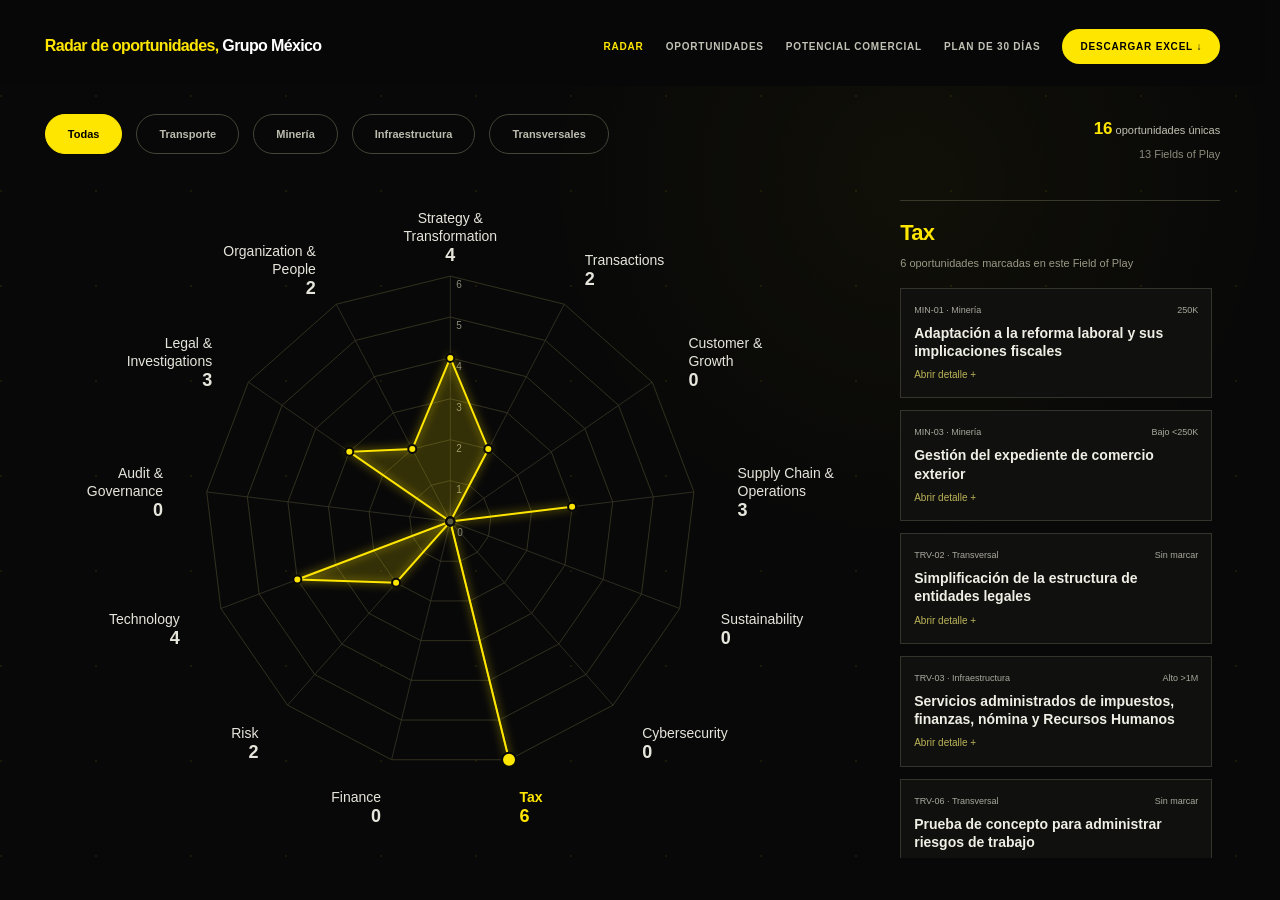
<file: index.html>
<!doctype html><html lang="es"><head><meta charset="utf-8"><meta name="viewport" content="width=device-width,initial-scale=1"><title>Grupo México · Radar de oportunidades</title><style>
:root{--ink:#252932;--muted:#666c76;--paper:#f5f4ef;--white:#fff;--line:#ddded8;--yellow:#ffe600;--green:#267059;--amber:#926326}*{box-sizing:border-box}html{scroll-behavior:smooth;scroll-padding-top:85px}body{margin:0;font:16px/1.55 system-ui,-apple-system,BlinkMacSystemFont,"Segoe UI",sans-serif;background:var(--paper);color:var(--ink)}button,input,select{font:inherit}button,a,summary{touch-action:manipulation}a{color:inherit}button{cursor:pointer}.wrap{max-width:1180px;margin:auto;padding:0 32px}.masthead{background:var(--ink);color:white;padding:54px 0 42px}.eyebrow{font-size:12px;letter-spacing:.16em;text-transform:uppercase;font-weight:750}.masthead .eyebrow{color:var(--yellow)}h1{font-size:clamp(32px,5vw,56px);line-height:1.08;letter-spacing:-.04em;margin:18px 0 22px;max-width:820px}h1 span{color:var(--yellow)}.lead{color:#d7d9de;max-width:780px;font-size:18px}.header-foot{display:flex;align-items:center;gap:20px;justify-content:space-between;margin-top:30px}.pill{display:inline-block;font-size:12px;font-weight:650;padding:5px 10px;border:1px solid var(--line);border-radius:99px}.masthead .pill{border-color:#74777d;color:#e8e9eb}.print{padding:10px 18px;border:0;background:var(--yellow);color:#000;border-radius:6px;font-weight:700}.nav{background:#fffef9;position:sticky;top:0;z-index:10;border-bottom:1px solid var(--line)}.nav .wrap{display:flex;gap:28px;align-items:center;min-height:60px;overflow:auto}.nav a{text-decoration:none;font-weight:650;font-size:14px;white-space:nowrap}.nav a:hover{text-decoration:underline;text-underline-offset:7px}.nav small{margin-left:auto;color:var(--muted);white-space:nowrap}main{padding-bottom:56px}section{padding-top:42px}.section-heading{display:flex;justify-content:space-between;align-items:baseline;gap:20px}.section-heading h2{font-size:28px;letter-spacing:-.025em;margin:0}.kicker{color:var(--muted);font-size:14px}.stats{display:grid;grid-template-columns:repeat(4,1fr);gap:18px;margin:28px 0}.stat{border-top:3px solid var(--ink);padding:16px 0}.stat strong{font-size:36px;font-weight:750;line-height:1}.stat span{display:block;font-size:14px;color:var(--muted);margin-top:6px}.decision{background:white;border:1px solid var(--line);border-left:5px solid var(--yellow);padding:23px 26px;border-radius:8px}.decision h3{margin:0 0 10px;font-size:19px}.decision p{margin:0}.decision ul{padding-left:20px;margin:12px 0 0}.selection-intro{max-width:870px;margin:18px 0;color:var(--muted)}.routes{display:grid;grid-template-columns:repeat(2,minmax(0,1fr));gap:20px;margin-top:24px}.route{background:white;border:1px solid var(--line);border-radius:10px;padding:25px;display:flex;flex-direction:column}.route-head{display:flex;gap:12px;align-items:flex-start}.route-number{font-size:13px;border-bottom:3px solid var(--yellow);padding-bottom:4px;font-weight:750}.route h3{font-size:21px;line-height:1.22;margin:0 0 12px;letter-spacing:-.02em}.scope{font-size:12px;color:var(--muted);text-transform:uppercase;letter-spacing:.06em;margin-bottom:16px}.route p{margin:0 0 14px}.route dl{margin:4px 0 0}.route dt{font-size:12px;text-transform:uppercase;letter-spacing:.06em;font-weight:750;margin-top:13px}.route dd{margin:4px 0 0;font-size:14px;color:var(--muted)}.action{margin-top:22px;padding:13px 15px;background:#f4f4ee;border-radius:6px;font-size:14px}.action b{display:block;margin-bottom:5px}.route details{border-top:1px solid var(--line);margin-top:18px;padding-top:12px;font-size:14px}.route summary{cursor:pointer;font-weight:650}.route details ul{margin:10px 0 0;padding-left:19px}.route details li{margin:6px 0}.routes .route:last-child{grid-column:1/-1}.routes .route:last-child dl{display:grid;grid-template-columns:1fr 1fr;gap:0 28px}.criteria{display:grid;grid-template-columns:repeat(4,1fr);gap:16px;margin-top:20px}.criterion{border-top:1px solid var(--line);padding-top:14px}.criterion b{font-size:15px}.criterion p{font-size:14px;color:var(--muted);margin:6px 0}.timeline{display:grid;grid-template-columns:repeat(4,1fr);gap:18px;margin-top:25px}.phase{background:white;padding:22px;border:1px solid var(--line);border-radius:8px}.phase .days{font-size:12px;font-weight:750;display:inline-block;background:var(--yellow);color:#000;padding:3px 8px;margin-bottom:13px}.phase h3{font-size:17px;line-height:1.3;margin:0 0 12px}.phase p{font-size:14px;margin:0;color:var(--muted)}.phase .deliverable{border-top:1px solid var(--line);padding-top:12px;margin-top:15px;color:var(--ink)}.meeting{margin-top:24px;background:#e9eee9;padding:23px;border-radius:8px}.meeting h3{font-size:17px;margin:0 0 8px}.meeting p{font-size:14px;margin:0}.filters{display:flex;gap:12px;margin:22px 0 12px}.filters input{flex:1;min-width:0}.filters input,.filters select{padding:12px 14px;border:1px solid #c6c9c2;border-radius:6px;background:white;color:var(--ink)}.result{font-size:13px;color:var(--muted);margin-bottom:14px}.records{display:grid;gap:10px}.record{background:white;border:1px solid var(--line);border-radius:8px}.record summary{padding:17px 20px;cursor:pointer;list-style:none;display:flex;align-items:center;gap:14px}.record summary::-webkit-details-marker{display:none}.record summary:before{content:'+';font-size:20px;color:var(--muted);width:15px;flex-shrink:0}.record[open] summary:before{content:'−'}.record .rid{font:12px ui-monospace,monospace;color:var(--muted);white-space:nowrap}.record .rtitle{font-weight:650;font-size:15px;flex:1}.record .value{font-size:12px;color:var(--muted);white-space:nowrap}.record-body{padding:0 20px 20px 49px;display:grid;grid-template-columns:1.4fr 1fr;gap:16px 28px}.field label{display:block;font-size:12px;letter-spacing:.04em;text-transform:uppercase;font-weight:700;color:var(--muted);margin-bottom:4px}.field p{margin:0;font-size:14px}.field.note{grid-column:1/-1;background:#fff7df;padding:12px 15px;border-radius:5px}.field.source{grid-column:1/-1;font-size:12px;color:var(--muted)}.source a{display:inline-block;margin:6px 12px 0 0}.empty{padding:25px;text-align:center;color:var(--muted)}.foot{margin-top:36px;border-top:1px solid var(--line);padding-top:20px;font-size:12px;color:var(--muted)}.foot a{margin-right:18px}.legend{font-size:13px;color:var(--muted);margin-top:14px}.noscript{background:#fff7df;padding:20px}button:focus-visible,a:focus-visible,summary:focus-visible,input:focus-visible,select:focus-visible{outline:3px solid #1780a1;outline-offset:4px}
@media(max-width:760px){.wrap{padding:0 20px}.masthead{padding:35px 0}.header-foot{align-items:flex-start}.nav .wrap{gap:20px}.nav small{display:none}.stats{gap:14px;grid-template-columns:repeat(2,1fr)}.routes,.timeline,.criteria{grid-template-columns:1fr}.routes .route:last-child{grid-column:auto}.routes .route:last-child dl{display:block}.section-heading{display:block}.record summary{gap:10px;flex-wrap:wrap}.record .rtitle{flex-basis:65%}.record .value{margin-left:39px}.record-body{grid-template-columns:1fr;padding-left:20px}.filters{flex-direction:column}.header-foot .pill{max-width:60%}.stat strong{font-size:30px}}
@media print{@page{size:A4;margin:15mm}body{background:white;font-size:10pt}.wrap{max-width:none;padding:0}.masthead{background:white;color:var(--ink);padding:0 0 20px;border-bottom:3px solid var(--ink)}.masthead .eyebrow,h1 span{color:var(--ink)}h1{font-size:28pt;margin:12px 0}.lead{color:var(--muted);font-size:11pt}.masthead .pill{color:var(--ink);border-color:var(--line)}.nav,.print,.filters,.result{display:none}section{padding-top:24px}.routes{gap:12px}.route{padding:16px;break-inside:avoid}.route h3{font-size:14pt}.route dd,.route p,.action{font-size:9pt}.route details{display:none}.stats{margin:16px 0}.stat strong{font-size:25pt}.timeline{grid-template-columns:repeat(2,1fr)}.phase{break-inside:avoid}.record{break-inside:avoid}.record .value{font-size:9pt}#respaldo{break-before:page}.record-body{font-size:9pt}.source a{display:none}.foot{font-size:8pt}.criteria{grid-template-columns:repeat(2,1fr)}.section-heading h2{font-size:19pt}}

.masthead{padding:38px 0 34px}h1{font-size:clamp(30px,4vw,44px);max-width:1060px;line-height:1.17}.masthead .lead{margin-bottom:0;font-size:16px}.nav a[aria-current="page"]{border-bottom:3px solid var(--yellow);padding:17px 0 14px}.opportunities{display:grid;grid-template-columns:repeat(3,minmax(0,1fr));gap:20px;margin-top:20px}.opportunity{background:white;border:1px solid var(--line);border-radius:10px;padding:23px;display:flex;flex-direction:column;scroll-margin-top:90px}.op-top{display:flex;justify-content:space-between;align-items:center;gap:10px;margin-bottom:14px}.op-top .rid{font:12px ui-monospace,monospace;color:var(--muted)}.opportunity h2{font-size:20px;line-height:1.25;letter-spacing:-.02em;margin:0 0 13px}.opportunity>p{font-size:14px;margin:0 0 18px;color:var(--muted)}.opportunity dl{margin:0 0 18px;font-size:14px}.opportunity dt{font-size:11px;text-transform:uppercase;letter-spacing:.05em;font-weight:750;color:var(--muted);margin-top:12px}.opportunity dd{margin:3px 0 0}.opportunity details{border-top:1px solid var(--line);padding-top:13px;margin-top:auto;font-size:13px}.opportunity summary{cursor:pointer;font-weight:650}.opportunity .detail{padding-top:12px}.opportunity .detail p{margin:0 0 12px;overflow-wrap:anywhere}.opportunity .photo{display:block;margin-top:7px}.opportunity:target{outline:3px solid #b39f00;outline-offset:4px}.cta{display:flex;align-items:center;justify-content:space-between;gap:28px;margin-top:34px;background:var(--ink);color:white;border-radius:10px;padding:30px}.cta h2{font-size:22px;line-height:1.25;margin:0 0 8px}.cta p{margin:0;color:#d7d9de;font-size:14px;max-width:650px}.cta a{display:inline-block;text-decoration:none;background:var(--yellow);color:#000;padding:13px 19px;border-radius:6px;font-weight:750;font-size:14px;flex-shrink:0}.back{color:var(--muted);font-size:14px;text-decoration:none;display:inline-block;margin:25px 0 0}.page-intro{margin-top:28px;color:var(--muted);max-width:900px}.opportunity[hidden]{display:none}.scope-badge{font-size:11px;border:1px solid var(--line);border-radius:99px;padding:3px 8px;color:var(--muted)}.routes .route:last-child{grid-column:auto}.routes .route:last-child dl{display:block}
@media(max-width:1000px){.opportunities{grid-template-columns:repeat(2,minmax(0,1fr))}}@media(max-width:760px){.opportunities{grid-template-columns:1fr}.cta{display:block;padding:23px}.cta a{margin-top:18px}.nav small{display:none}}@media print{.opportunities{grid-template-columns:repeat(2,minmax(0,1fr))}.opportunity{break-inside:avoid;padding:14px}.opportunity h2{font-size:13pt}.opportunity p,.opportunity dl{font-size:9pt}.cta,.back{display:none}.masthead{padding:0 0 20px}.opportunity details{display:none}}

.radar-layout{display:grid;grid-template-columns:minmax(0,1.5fr) minmax(300px,1fr);gap:28px;align-items:start;margin-top:28px}.radar-panel{min-width:0;background:white;border:1px solid var(--line);border-radius:12px;padding:20px 8px 15px}.radar-chart{width:100%;display:block;overflow:visible}.radar-chart text{font-family:inherit;fill:var(--ink)}.radar-chart a{cursor:pointer}.radar-chart a:hover .radar-label{font-weight:750}.radar-chart a:focus-visible{outline:none}.radar-chart a:focus-visible circle{stroke:#1780a1;stroke-width:5}.radar-label{font-size:15px}.radar-count{font-size:15px;font-weight:750}.radar-tick{font-size:12px;fill:var(--muted)!important}.chart-caption{padding:0 18px;font-size:13px;color:var(--muted);margin:0}.selection-panel{min-width:0}.selection-control label{display:block;font-size:12px;font-weight:700;letter-spacing:.06em;text-transform:uppercase;color:var(--muted);margin-bottom:8px}.selection-control select{width:100%;padding:12px;background:white;border:1px solid #bfc3bd;border-radius:6px;color:var(--ink);font:inherit}.selected-heading{margin:0 0 15px}.selected-heading h2{font-size:23px;line-height:1.25;margin:0 0 6px}.selected-heading p{font-size:14px;color:var(--muted);margin:0}.matches{display:grid;gap:12px}.match{background:white;border:1px solid var(--line);border-radius:8px}.match summary{padding:16px;cursor:pointer;list-style:none}.match summary::-webkit-details-marker{display:none}.match .meta{font-size:11px;color:var(--muted);margin-bottom:6px;display:flex;justify-content:space-between;gap:8px}.match h3{font-size:16px;margin:0;line-height:1.3;font-weight:650}.match summary .hint{font-size:12px;color:var(--muted);margin-top:7px;display:block}.match[open] summary .hint{display:none}.match-body{padding:0 16px 18px}.match dl{margin:0;font-size:13px}.match dt{font-size:11px;letter-spacing:.05em;text-transform:uppercase;font-weight:750;color:var(--muted);margin-top:12px}.match dd{margin:4px 0 0;overflow-wrap:anywhere}.match .more{font-size:13px;font-weight:650;margin-top:15px;display:inline-block}.overview-line{display:flex;gap:18px;flex-wrap:wrap;color:var(--muted);font-size:14px;margin-top:22px}.overview-line a{font-weight:650}.radar-selection{padding-top:0}.radar-layout .empty{background:white;border:1px solid var(--line);border-radius:8px;text-align:left;font-size:14px}.noscript-radar{padding:20px}.radar-chart .active-label{font-weight:750}.radar-chart .active-label tspan{fill:var(--ink)}
@media(max-width:1050px){.radar-layout{grid-template-columns:minmax(0,1.25fr) minmax(290px,1fr);gap:18px}}@media(max-width:850px){.radar-layout{grid-template-columns:1fr}.radar-panel{max-width:700px;width:100%;margin:auto}.matches{grid-template-columns:repeat(2,minmax(0,1fr))}}@media(max-width:600px){.matches{grid-template-columns:1fr}.radar-panel{padding:5px 0 16px}}@media print{.radar-layout{grid-template-columns:1fr}.radar-panel{border:0;max-width:550px;margin:auto}.selection-control{display:none}.matches{grid-template-columns:repeat(2,1fr)}.match{break-inside:avoid}.match-body{display:block}.radar-chart{max-height:550px}.overview-line a{display:none}}
</style><style id="yellow-theme">
:root{--ink:#f3f2eb;--muted:#aaa99f;--paper:#080808;--white:#101010;--line:#303029;--yellow:#ffe600}html{background:#080808}body{background:#080808;color:var(--ink);font-family:Arial,Helvetica,sans-serif}.wrap{max-width:none;padding:0 3.5vw}.masthead{background:transparent;padding:36px 0 24px}.masthead .eyebrow{color:var(--yellow)}h1{font-family:Arial,Helvetica,sans-serif;font-size:clamp(36px,4.5vw,76px);font-weight:850;letter-spacing:-.065em;line-height:.99;max-width:1000px}.masthead .lead{color:#aead9f}.nav{background:#080808e8;border-color:#303029;backdrop-filter:blur(16px)}.nav .wrap{justify-content:flex-end;gap:24px;min-height:64px}.nav a{font-size:11px;letter-spacing:.06em;text-transform:uppercase;color:#aaa99f}.nav a[aria-current="page"]{color:var(--yellow);border-color:var(--yellow)}.nav a:hover{color:var(--yellow)}.route,.opportunity,.record,.phase,.decision{background:#11110f;border-color:#303029;border-radius:0}.action{background:#1c1c16;color:#ecebdc}.meeting{background:#1a1a11;color:var(--ink);border:1px solid #363524;border-radius:0}.route-number{border-color:var(--yellow);color:var(--yellow)}.routes .route:last-child{grid-column:auto}.routes .route:last-child dl{display:block}.criterion{border-color:#454538}.field.note{background:#262310;color:#f0ebc9}.scope-badge{border-color:#424236;color:#c9c8bc}.print{border-radius:99px;padding:11px 18px}.cta{background:#181810;border:1px solid #4c4924;border-radius:0}.cta a{border-radius:99px}.filters input,.filters select{background:#10100f;border-color:#414137;color:var(--ink)}.back{color:#c1c0b4}.stat{border-color:var(--yellow)}.foot{color:#aaa99f;border-color:#303029}.foot a:hover{color:var(--yellow)}.radar-label,.radar-count{fill:#e6e5dc!important}.radar-tick{fill:#8c8c7c!important}.radar-chart .active-label,.radar-chart .active-label tspan{fill:var(--yellow)!important}.match{background:#10100e;border:1px solid #34342c;border-radius:0}.match:hover{border-color:#79732b}.match[open]{border-color:#e3cd00}.match h3{color:#f0efe6}.match .more{color:var(--yellow)}.selected-heading h2{color:var(--yellow)}.radar-layout .empty{background:#10100d;border-color:#303029;color:#cecec0}.opportunity:target{outline-color:var(--yellow)}.source a{color:#d5d4c7}
@media print{body,html{background:white;color:#222}.nav{display:none}.masthead{color:#222}.masthead .eyebrow{color:#222}.masthead .lead{color:#555}.route,.phase,.opportunity,.record,.match,.decision{background:white;color:#222;border-color:#bbb}.route h3,.match h3,.selected-heading h2{color:#222}.action,.meeting{background:#f5f5ed;color:#222}.match .meta,.legend,.foot,.kicker{color:#555}}
</style><style id="fullscreen-radar">
body{min-height:100svh;background-image:radial-gradient(circle at 72% 20%,rgba(255,230,0,.035),transparent 32%),radial-gradient(circle at 1px 1px,rgba(255,230,0,.08) 1px,transparent 0);background-size:auto,95px 95px}.topbar{min-height:86px;padding:22px 3.5vw 16px;display:flex;align-items:center;justify-content:space-between;gap:30px}.brand{text-decoration:none;font-size:16px;font-weight:850;letter-spacing:-.04em;color:var(--yellow);flex-shrink:0}.brand span{display:block;font-size:9px;letter-spacing:.16em;font-weight:400;margin-top:5px;color:#b2b1a5}.topbar nav{display:flex;gap:22px;align-items:center;justify-content:flex-end;flex-wrap:wrap}.topbar nav a{font-size:10px;font-weight:650;text-transform:uppercase;letter-spacing:.08em;text-decoration:none;color:#c2c1b6;padding:10px 0}.topbar nav a:hover,.topbar nav a[aria-current="page"]{color:var(--yellow)}.topbar nav .download{background:var(--yellow);color:#000;border-radius:99px;padding:12px 18px}.topbar nav .download:hover{background:#fff46a;color:#000}.radar-home{padding-bottom:12px}.radar-heading{display:flex;align-items:flex-end;justify-content:flex-end;gap:20px;margin:14px 0 0}.radar-heading .eyebrow{color:#a7a48d;letter-spacing:.2em;font-size:9px;margin:0 0 12px}.radar-heading h1{font-size:clamp(32px,3.2vw,58px);margin:0;font-weight:850}.radar-heading h1 span{color:var(--yellow)}.radar-total{font-size:11px;color:#c2c1b2;line-height:1.8;margin:0;text-align:right}.radar-total strong{color:var(--yellow);font-size:17px}.radar-total span{color:#8c8b7c}.radar-layout{grid-template-columns:minmax(0,1fr) minmax(265px,25vw);gap:3vw;margin-top:12px;min-height:calc(100svh - 240px)}.radar-panel{background:transparent;border:0;border-radius:0;padding:0;display:flex;flex-direction:column;justify-content:center}.radar-chart{height:100%;width:100%;overflow:visible}#radar{height:max(450px,calc(100svh - 245px));width:100%}.radar-label{font-size:14px}.radar-count{font-size:18px;font-weight:700}.radar-tick{font-size:10px}.chart-caption{text-align:center;font-size:10px;letter-spacing:.05em;color:#aaa78d;padding:9px 0 0}.selection-panel{padding:20px 0 0;border-top:1px solid #38382b}.selected-heading{margin:0 0 16px}.selected-heading h2{font-size:22px;font-weight:750;line-height:1.1;letter-spacing:-.035em}.selected-heading p{font-size:11px;margin-top:9px;color:#9a9987}.matches{max-height:calc(100svh - 330px);overflow:auto;padding-right:8px;scrollbar-width:thin;scrollbar-color:#6b642a #0a0a08}.match summary{padding:15px 13px}.match .meta{font-size:9px}.match h3{font-size:14px}.match summary .hint{font-size:10px;color:#bcb459}.match .hint{font-size:11px}.match-body{padding:0 13px 16px}.radar-footer{display:flex;justify-content:space-between;gap:20px;font-size:9px;color:#858473;padding:18px 0 8px}.radar-footer a{color:#bcb9a2;text-decoration:none}.radar-chart a:hover text,.radar-chart a:hover tspan{fill:var(--yellow)!important}.empty{color:#c2c1b0}.radar-chart a:focus-visible circle{stroke:var(--yellow)}
@media(min-width:1800px){.radar-label{font-size:16px}.radar-count{font-size:22px}.match h3{font-size:17px}.match .meta,.match summary .hint{font-size:12px}}
@media(max-width:1000px){.topbar{gap:18px}.topbar nav{gap:13px}.topbar nav a{font-size:9px}.radar-layout{grid-template-columns:minmax(0,1fr) minmax(245px,30vw);gap:18px}.radar-label{font-size:12px}.radar-count{font-size:16px}}
@media(max-width:760px){.topbar{align-items:flex-start;padding:18px 20px}.brand{font-size:15px}.topbar nav{gap:8px 13px;max-width:65%}.topbar nav a{padding:5px 0;font-size:9px}.topbar nav .download{padding:8px 10px}.radar-heading{margin-top:22px;align-items:flex-start}.radar-heading h1{font-size:36px;max-width:310px}.radar-total{font-size:9px}.radar-layout{grid-template-columns:1fr;margin-top:18px}.radar-panel{max-width:none}.radar-label{font-size:12px}.radar-count{font-size:16px}#radar{height:480px}.matches{max-height:none;overflow:visible;padding:0;grid-template-columns:1fr}.selection-panel{padding-top:20px}.radar-footer{flex-direction:column;gap:8px;font-size:10px}.chart-caption{font-size:9px}}
@media(max-width:440px){.radar-heading h1{font-size:30px}.radar-total{max-width:100px}#radar{height:390px}.topbar nav{max-width:61%}.brand{max-width:90px;line-height:1.1}.brand span{font-size:8px;margin-top:6px}}
@media print{body{background:white;background-image:none;color:#222}.topbar{display:none}.radar-heading h1,.radar-heading h1 span,.radar-total strong{color:#222}.radar-layout{grid-template-columns:1fr}.matches{max-height:none;overflow:visible;grid-template-columns:repeat(2,1fr)}#radar{height:520px}.radar-label,.radar-count{fill:#222!important}.radar-chart .active-label,.radar-chart .active-label tspan{fill:#222!important}.radar-footer{color:#555}.radar-total{color:#555}}
</style><style>.brand .brand-account{display:inline;color:#ffffff;font:inherit;letter-spacing:inherit;margin:0}</style><link rel="stylesheet" href="navegacion.css"><style>
.radar-heading{justify-content:space-between;align-items:center}.division-buttons{display:flex;gap:8px;flex-wrap:wrap}.division-buttons button{font:650 11px Arial,Helvetica,sans-serif;border:1px solid #444437;color:#bbbbae;background:transparent;border-radius:99px;padding:10px 17px;cursor:pointer}.division-buttons button:hover{border-color:#ffe600;color:#ffe600}.division-buttons button[aria-pressed="true"]{background:#ffe600;border-color:#ffe600;color:#000}.division-buttons button:focus-visible{outline:2px solid #ffe600;outline-offset:3px}.division-views p{font-size:10px;color:#929180;margin:9px 0 0}@media(max-width:760px){.radar-heading{align-items:flex-start;gap:12px}.division-buttons{gap:6px}.division-buttons button{font-size:10px;padding:9px 12px}.division-views{flex:1}.radar-total{flex-shrink:0}.division-views p{font-size:9px}}@media print{.division-buttons button{color:#222;border-color:#888}.division-buttons button[aria-pressed="true"]{background:#eee;color:#222;border-color:#222}}
</style><style id="radar-spacing">
.radar-heading{gap:32px;align-items:flex-start;margin-top:24px;margin-bottom:36px}
.division-views{min-width:0;padding:4px 0}
.division-buttons{gap:12px 14px;flex-wrap:wrap}
.division-buttons button{padding:12px 22px;line-height:1.3;white-space:nowrap}
.radar-layout{margin-top:0;gap:3.5vw}
.radar-total{flex-shrink:0;margin:4px 0 0}
@media(max-width:760px){.radar-heading{gap:20px;margin-bottom:30px;flex-wrap:wrap}.division-views{flex:1 1 100%}.division-buttons{gap:10px 12px}.division-buttons button{padding:11px 17px}.radar-layout{gap:28px}}
</style><style id="radar-wave-style">
.radar-waves{pointer-events:none}
.radar-wave{fill:none;stroke:#ffe600;stroke-width:1.5;vector-effect:non-scaling-stroke;transform-origin:0 0;opacity:0;animation:radar-wave-expand 4.5s linear infinite}
.radar-wave:nth-child(2){animation-delay:-1.5s}
.radar-wave:nth-child(3){animation-delay:-3s}
@keyframes radar-wave-expand{0%{transform:scale(.02);opacity:0}12%{opacity:.38}70%{opacity:.2}100%{transform:scale(1);opacity:0}}
@media(prefers-reduced-motion:reduce){.radar-waves{display:none}}
@media print{.radar-waves{display:none}}
</style>
<style id="proposal-download-styles">
.proposal-download{margin-top:24px;padding-top:22px;border-top:1px solid #65655c}
.proposal-download h3{font-size:20px;line-height:1.3;margin:0 0 8px;color:inherit}
.proposal-download p{font-size:14px;line-height:1.5;margin:0 0 16px;color:inherit;opacity:.8}
.proposal-download a.proposal-link{display:inline-flex;align-items:center;justify-content:center;gap:8px;max-width:100%;padding:13px 18px;background:#ffe600;color:#000!important;border:1px solid #ffe600;font-size:14px;font-weight:750;text-decoration:none;line-height:1.45;border-radius:4px}
.proposal-download a.proposal-link:hover{background:#f3d900;color:#000!important;border-color:#f3d900}
.proposal-download a.proposal-link:focus-visible{outline:3px solid currentColor;outline-offset:4px}
@media(max-width:600px){.proposal-download a.proposal-link{width:100%;text-align:center}}
@media print{.proposal-download{display:none}}
</style>
</head><body><header class="topbar"><a class="brand" href="index.html">Radar de oportunidades, <span class="brand-account">Grupo México</span></a><nav aria-label="Navegación principal"><a href="index.html" aria-current="page">Radar</a><a href="Oportunidades_Grupo_Mexico.html">Oportunidades</a><a href="Potencial_Comercial_Grupo_Mexico.html">Potencial comercial</a><a href="Plan_30_Dias_Grupo_Mexico.html">Plan de 30 días</a><a class="download" href="Radar_Grupo_Mexico_Completo.xlsx" download>Descargar Excel ↓</a></nav></header>

<main class="wrap radar-home"><div class="radar-heading"><div class="division-views"><div class="division-buttons" role="group" aria-label="Vista del radar por división"><button type="button" data-view="" aria-pressed="true">Todas</button><button type="button" data-view="Transporte" aria-pressed="false">Transporte</button><button type="button" data-view="Minería" aria-pressed="false">Minería</button><button type="button" data-view="Infraestructura" aria-pressed="false">Infraestructura</button><button type="button" data-view="Transversal" aria-pressed="false">Transversales</button></div></div><p class="radar-total" aria-live="polite"><strong id="view-total">16</strong> oportunidades únicas<br><span>13 Fields of Play</span></p></div>
<div class="radar-layout"><div class="radar-panel"><div id="radar"></div></div>
<section class="selection-panel radar-selection" aria-label="Oportunidades por Field of Play"><div class="selected-heading" aria-live="polite"><h2 id="selected-name"></h2><p id="selected-count"></p></div><div class="matches" id="matches"></div></section></div>
<noscript><p class="noscript-radar">Para explorar el radar, activa JavaScript o <a href="Oportunidades_Grupo_Mexico.html">consulta las 16 oportunidades</a>.</p></noscript>

</main>
<script id="source-data" type="application/json">[["MIN-01", "Minería", "Adaptación a la reforma laboral y sus implicaciones fiscales", "Podemos acompañar a Grupo México en la evaluación de los cambios en jornada laboral, registro de asistencia y horas extras, así como de sus implicaciones fiscales y de nómina. La oportunidad es definir los ajustes necesarios para facilitar el cumplimiento y abrir una agenda de servicios fiscales vinculados con la operación laboral.", "Tax", "CEO, CFO, Head of HR", "250K", "Jacqueline Álvarez", "“Cap” se conserva como aparece; confirmar su significado. Valor estimado actualizado a 250K USD.", "IMG_1636.HEIC (izquierda, parcial); IMG_1648.HEIC (primera tarjeta, completa)"], ["MIN-02", "Minería", "Recuperación de cobre y generación de valor en procesos mineros", "Proponemos evaluar el potencial de recuperación secundaria de cobre y el rediseño de los procesos asociados. EY puede integrar capacidades de estrategia y operaciones para construir un caso de negocio que permita decidir dónde invertir y cómo capturar valor adicional de la operación minera.", "Strategy & Transformation; Supply Chain & Operations", "Minería", "Alto >1M", "EY-P MX Carlos Delafuente / Pablo Sola; EY-P BR Marcelo Andrade + Bruno Balbi (Consulting Brasil)", "Buyer contiene una división, sin cargo o persona.", "IMG_1636.HEIC (derecha); IMG_1648.HEIC (segunda tarjeta)", "Standby. La propuesta no tiene prioridad alta: primero debemos entregar bien los servicios que estamos prestando en la mina de Arizona para poder avanzar. Pablo Sola tiene el template de la propuesta, presentado en Chile a Corelca."], ["MIN-03", "Minería", "Gestión del expediente de comercio exterior", "Podemos ofrecer a los equipos de Comercio Exterior e Impuestos un servicio de administración del expediente de comercio exterior. El objetivo sería ordenar la documentación, facilitar su consulta y fortalecer la trazabilidad de la información que soporta las operaciones.", "Technology; Tax", "Global Trade, Tax", "Bajo \u003c250K", "Rocío Mejía; Jaime Medina", "Clasificación y responsables actualizados según la reunión de seguimiento. Buyer: Global Trade y Tax; persona por confirmar. Contacto mencionado: Héctor de la Paz (Ferromex); asociación con esta oportunidad por confirmar.", "IMG_1637 2.HEIC (izquierda); IMG_1648.HEIC (tercera tarjeta)", "Esta propuesta ya está en curso; no es una oportunidad nueva."], ["MIN-04", "Minería", "Optimización del portafolio y asignación de capital", "Proponemos una revisión integral de los negocios y activos para identificar dónde conviene comprar, vender o desarrollar capacidades propias. EY puede apoyar la evaluación estratégica y operativa de estas alternativas para orientar la asignación de capital hacia las oportunidades con mayor potencial de valor.", "Strategy & Transformation; Transactions; Supply Chain & Operations", "Minería – Transporte", "Medio 250K–1M", "Medina; Pablo Sola; Carlos Delafuente; Jean Damien G Drouillet", "Ubicada en Minería; Buyer menciona Minería y Transporte.", "IMG_1637 2.HEIC (derecha); IMG_1648.HEIC (cuarta tarjeta)"], ["TRA-01", "Transversal", "Diseño de un vehículo de inversión para impulsar la innovación", "Podemos apoyar el diseño de un vehículo de inversión e innovación que permita priorizar recursos y escalar soluciones con proveedores. La oportunidad es conectar la estrategia de innovación con decisiones de inversión y un modelo de colaboración aplicable a las necesidades de Minería y Transporte.", "Strategy & Transformation", "Minería – Transporte", "Alto >1M", "Pablo Sola / Aleix González", "Alcance transversal; Buyer menciona Minería y Transporte. Confirmar paréntesis del título y segundo proveedor.", "IMG_1639 2.HEIC (izquierda); IMG_1647.HEIC (arriba, izquierda)"], ["TRA-02", "Transporte", "Servicios administrados de nómina para Transporte", "Proponemos explorar con Recursos Humanos un modelo de servicios administrados para la operación de nómina. EY puede combinar capacidades tecnológicas y de gestión de personas para apoyar una ejecución consistente del proceso y liberar capacidad del equipo interno para otras prioridades.", "Technology; Organization & People", "RH", "Alto >1M", "David Pradillo / Miguel Valencia", "", "IMG_1639 2.HEIC (derecha); IMG_1647.HEIC (arriba, derecha)", "Aún no estamos listos para prestar este servicio: las pruebas con otros clientes de este volumen no han funcionado bien."], ["INF-01", "Infraestructura", "Integración operativa y tecnológica de activos en SAAVI", "Podemos acompañar la migración de activos de Grupo México a SAAVI mediante la integración de las operaciones y los ajustes tecnológicos y de control necesarios para el reporte a GMXI (Grupo México Infraestructura). La oportunidad es definir un modelo de integración que dé visibilidad a la dirección sobre la operación y sus riesgos.", "Risk; Technology", "CEO SAAVI, CIO SAAVI", "Alto >1M", "Omar Martínez / Marcos Canales", "GMXI: Grupo México Infraestructura.", "IMG_1645.HEIC (izquierda); IMG_1646.HEIC (izquierda, bajo rótulo Infraestructura)"], ["INF-02", "Infraestructura", "Acompañamiento recurrente de adquisiciones y expansión en Latinoamérica", "Proponemos un servicio de acompañamiento en fusiones y adquisiciones que cubra el análisis de oportunidades, la entrada a nuevos mercados, la ejecución de transacciones y la integración posterior. EY puede apoyar a Grupo México a lo largo del ciclo de inversión para dar continuidad a su agenda de crecimiento en Latinoamérica.", "Strategy & Transformation; Transactions", "Head de M&A y CFO", "Alto >1M", "Pablo Sola / Aleix González / Guillermo Medina", "Buyer actualizado: Head de M&A y CFO.", "IMG_1645.HEIC (derecha); IMG_1646.HEIC (derecha, bajo rótulo Infraestructura)"], ["TRV-01", "Transversal", "Optimización de la elaboración y gestión de contratos", "Podemos acompañar a las áreas Legal y de Transformación en el diseño de un modelo más eficiente para elaborar y dar seguimiento a los contratos. La oportunidad es estandarizar el proceso y mejorar la visibilidad sobre compromisos contractuales, con mayor coordinación entre las áreas involucradas.", "Legal & Investigations", "Legal y/o área innovación / transformación", "Medio 250K–1M", "Carina Barrera", "“Transversal” anotado en la tarjeta y confirmado por el rótulo del tablero.", "IMG_1640.HEIC (izquierda); IMG_1647.HEIC (fila Transversal, primera)", "El contacto para Contract Manager es Héctor Tanimoto. Peña se reunirá con Carina Barrera y Héctor Tanimoto para definir cómo concretar esta oportunidad."], ["TRV-02", "Transversal", "Simplificación de la estructura de entidades legales", "Proponemos revisar el portafolio de entidades legales para identificar sociedades en desuso o cuya permanencia deba reevaluarse. EY puede integrar el análisis legal y fiscal para definir alternativas de simplificación que permitan reducir la carga administrativa y los costos de gestión.", "Tax; Legal & Investigations", "CEO / CFO", "Sin marcar", "Carina Barrera; Alonso Díaz Barriga", "Nota superior: “Pilar 3 – mayormente en Minería e ... [?]”. Confirmar final de nota. Valor sin marcar.", "IMG_1640.HEIC (derecha); IMG_1647.HEIC (fila Transversal, segunda)", "Reestructuración legal y fiscal de las entidades adquiridas, en el marco de la integración con SAAVI y Grupo México Infraestructura."], ["TRV-03", "Infraestructura", "Servicios administrados de impuestos, finanzas, nómina y Recursos Humanos", "Podemos explorar con la Dirección de Finanzas un modelo de servicios administrados que articule la operación de impuestos y finanzas con la nómina multipaís y los procesos de Recursos Humanos. La oportunidad es definir un alcance integrado que facilite la estandarización y una operación más eficiente entre países.", "Tax", "CFO", "Alto >1M", "Antonio Damián / Jaime Medina / Miguel Valencia / Paola Salvador / Luis Peña", "", "IMG_1641.HEIC (izquierda); IMG_1647.HEIC (fila Transversal, tercera)"], ["TRV-04", "Transversal", "Servicios administrados para la operación de compras", "Proponemos explorar con el área de Compras un modelo de servicios administrados para ejecutar sus procesos de manera consistente y sostener las mejoras de eficiencia. EY puede apoyar la definición y operación del servicio, con un alcance y responsabilidades acordados con el cliente.", "Supply Chain & Operations", "Procurement", "Alto >1M", "Antonio Damián / Levon Kalajdyan / Carolina Herrera", "", "IMG_1641.HEIC (derecha); IMG_1647.HEIC (fila Transversal, cuarta)"], ["TRV-05", "Transversal", "Gobierno de inteligencia artificial y gestión de sus riesgos", "Podemos ayudar a consolidar una visión de las iniciativas de inteligencia artificial y a definir cómo se supervisan sus riesgos. La oportunidad es establecer un modelo de gobierno que dé visibilidad al CISO y a la Dirección de IA sobre los desarrollos, sus responsables y los controles necesarios.", "Risk; Technology", "CISO / Director AI /", "Medio 250K–1M", "Omar Martínez / Eva Gutiérrez", "El Buyer termina con una barra, sin otro texto. AI se conserva como aparece.", "IMG_1642.HEIC (izquierda); IMG_1647.HEIC (fila Transversal, quinta)"], ["TRV-06", "Transversal", "Prueba de concepto para administrar riesgos de trabajo", "Proponemos una prueba de concepto de servicios administrados que permita seguir de principio a fin el proceso de riesgos de trabajo y la gestión de la prima correspondiente. El objetivo sería demostrar su utilidad con Nómina y Recursos Humanos antes de evaluar un servicio de mayor alcance.", "Tax", "Nómina / Recursos Humanos", "Sin marcar", "Luis Peña; Antonio Damián", "Valor sin marcar.", "IMG_1642.HEIC (derecha); IMG_1643.HEIC e IMG_1644.HEIC (izquierda, parcial); IMG_1647.HEIC (fila Transversal, sexta)"], ["TRV-07", "Transporte", "Diagnóstico y estandarización de la nómina", "Podemos ofrecer un diagnóstico de nómina para identificar diferencias en los procesos, riesgos y oportunidades de mejora. El resultado propuesto es una hoja de ruta de estandarización que permita a Recursos Humanos priorizar los ajustes y definir las siguientes iniciativas.", "Tax; Organization & People", "Recursos Humanos", "Sin marcar", "Luis Peña", "Misma tarjeta en IMG_1643 e IMG_1644; se registra una sola vez. Valor sin marcar.", "IMG_1643.HEIC (derecha); IMG_1644.HEIC (derecha); IMG_1647.HEIC (fila Transversal, séptima)"], ["PEN-01", "Por confirmar", "Adecuación de controles ante la reforma de prevención de lavado de dinero", "Proponemos acompañar al área de Cumplimiento en la evaluación de los cambios regulatorios de prevención de lavado de dinero y su impacto en los controles existentes. EY puede apoyar la identificación de brechas y la definición de los ajustes necesarios para atender las nuevas obligaciones.", "Legal & Investigations", "Compliance", "Bajo \u003c250K", "Rodolfo Islas", "División no visible en la foto de detalle. Aparece parcialmente a la izquierda del tablero de Transporte, sin rótulo que confirme su división.", "IMG_1638 2.HEIC; IMG_1647.HEIC (extremo izquierdo, parcial)"]]</script><script>
'use strict';
// Una oportunidad tiene un ID y una división; sus Fields of Play pueden ser varios.
const rows=[...new Map(JSON.parse(document.getElementById('source-data').textContent).map(r=>[r[0],r])).values()];
const fieldNames=r=>[...new Set(r[4].split(';').map(x=>x.trim()).filter(Boolean))];
const fields=[['Strategy & Transformation',['Strategy &','Transformation'],'Strategy'],['Transactions',['Transactions'],'Transactions'],['Customer & Growth',['Customer &','Growth'],'Customer'],['Supply Chain & Operations',['Supply Chain &','Operations'],'Supply Chain'],['Sustainability',['Sustainability'],'Sustainability'],['Cybersecurity',['Cybersecurity'],'Cybersecurity'],['Tax',['Tax'],'Tax'],['Finance',['Finance'],'Finance'],['Risk',['Risk'],'Risk'],['Technology',['Technology'],'Technology'],['Audit & Governance',['Audit &','Governance'],'Audit'],['Legal & Investigations',['Legal &','Investigations'],'Legal'],['Organization & People',['Organization &','People'],'People']];
const allMembers=fields.map(([name])=>rows.filter(r=>fieldNames(r).includes(name)));
let members=allMembers,counts=members.map(x=>x.length),division='';
const max=Math.max(1,...counts);
const viewButtons=[...document.querySelectorAll('[data-view]')];
function setView(value){division=value;const activeRows=division?rows.filter(r=>r[1]===division):rows;members=fields.map(([name])=>activeRows.filter(r=>fieldNames(r).includes(name)));counts=members.map(x=>x.length);document.getElementById('view-total').textContent=activeRows.length;viewButtons.forEach(b=>b.setAttribute('aria-pressed',String(b.dataset.view===division)));}

const radar=document.getElementById('radar');
const esc=s=>String(s).replace(/[&<>"']/g,c=>({'&':'&amp;','<':'&lt;','>':'&gt;','"':'&quot;',"'":'&#39;'}[c]));
let selected=6;
function draw(){const mobile=radar.clientWidth<520;const W=Math.max(280,radar.clientWidth),H=radar.clientHeight,cx=W/2,cy=H/2-6,R=Math.max(72,Math.min((H-160)/2,(W-(mobile?130:320))/2)),L=R+(mobile?32:44),n=fields.length;
const point=(i,r)=>[cx+Math.cos(-Math.PI/2+i*2*Math.PI/n)*r,cy+Math.sin(-Math.PI/2+i*2*Math.PI/n)*r];
const points=r=>fields.map((_,i)=>point(i,r).join(',')).join(' ');
const web=Array.from({length:max},(_,j)=>`<polygon points="${points((j+1)*R/max)}" fill="none" stroke="#3d3c25" stroke-opacity="0.8" stroke-width="1"/><text class="radar-tick" x="${cx+6}" y="${cy-(j+1)*R/max+12}">${j+1}</text>`).join('');
const axes=fields.map((_,i)=>{const [x,y]=point(i,R);return `<line x1="${cx}" y1="${cy}" x2="${x}" y2="${y}" stroke="${i===selected?'#ffe600':'#373627'}" stroke-opacity="${i===selected?0.65:0.8}" stroke-width="${i===selected?1.5:1}"/>`}).join('');
const polygon=fields.map((_,i)=>point(i,R*counts[i]/max).join(',')).join(' ');
const labels=fields.map(([name,full,short],i)=>{const [x,y]=point(i,L);const anchor=mobile?'middle':x>cx+20?'start':x<cx-20?'end':'middle';const lines=mobile?[short]:full;const lineH=mobile?15:18;const start=y-(lines.length-1)*lineH/2;const [px,py]=point(i,R*counts[i]/max);const [tx,ty]=point(i,R);const active=i===selected;return `<a href="#fop=${i}${division?'&amp;division='+encodeURIComponent(division):''}" aria-label="${esc(name)}: ${counts[i]} oportunidades"><title>${esc(name)} · ${counts[i]} oportunidades</title><circle cx="${tx}" cy="${ty}" r="18" fill="transparent"/><circle cx="${px}" cy="${py}" r="${active?7:4}" fill="${counts[i]?'#ffe600':'#5a583c'}" stroke="#080808" stroke-width="2"/><text class="radar-label ${active?'active-label':''}" x="${x}" y="${start}" text-anchor="${anchor}">${lines.map((t,j)=>`<tspan x="${x}" dy="${j?lineH:0}">${esc(t)}</tspan>`).join('')}<tspan class="radar-count" x="${x}" dy="${lineH+2}">${counts[i]}</tspan></text></a>`}).join('');
radar.innerHTML=`<svg class="radar-chart" viewBox="0 0 ${W} ${H}" xmlns="http://www.w3.org/2000/svg" aria-labelledby="chart-title chart-desc"><title id="chart-title">Cantidad de oportunidades por Field of Play</title><desc id="chart-desc">${fields.map(([name],i)=>`${esc(name)}: ${counts[i]}`).join('; ')}. Selecciona un eje para ver las tarjetas.</desc><defs><filter id="glow"><feGaussianBlur stdDeviation="4"/></filter></defs>${web}${axes}<g class="radar-waves" aria-hidden="true" transform="translate(${cx} ${cy})"><circle class="radar-wave" cx="0" cy="0" r="${R}"/><circle class="radar-wave" cx="0" cy="0" r="${R}"/><circle class="radar-wave" cx="0" cy="0" r="${R}"/></g><polygon points="${polygon}" fill="#ffe600" fill-opacity="0.05" stroke="#ffe600" stroke-opacity="0.4" stroke-width="4" filter="url(#glow)"/><polygon points="${polygon}" fill="#ffe600" fill-opacity="0.13" stroke="#ffe600" stroke-width="2"/>${labels}<text class="radar-tick" x="${cx+7}" y="${cy+15}">0</text></svg>`;}
function show(i){selected=i;const list=members[i];document.getElementById('selected-name').textContent=fields[i][0];document.getElementById('selected-count').textContent=`${list.length} ${list.length===1?'oportunidad marcada':'oportunidades marcadas'} en este Field of Play${division?' · '+division:''}`;
document.getElementById('matches').innerHTML=list.length?list.map(r=>`<details class="match"><summary><div class="meta"><span>${r[0]} · ${esc(r[1])}</span><span>${esc(r[6])}</span></div><h3>${esc(r[2])}</h3><span class="hint">Abrir detalle +</span></summary><div class="match-body"><dl>${[['Oportunidad de negocio',r[3]],['Fields of Play',r[4]],['Buyer',r[5]],['Valor estimado · USD',r[6]],['Socios responsables',r[7]],['Observaciones de lectura',r[8]],...(r[10]?[['Observaciones',r[10]]]:[])].map(([k,v])=>`<dt>${esc(k)}</dt><dd>${esc(v)}</dd>`).join('')}</dl><a class="more" href="Oportunidades_Grupo_Mexico.html#${r[0]}">Ver tarjeta y fotos de origen →</a><div class="proposal-download"><h3>Propuesta comercial preliminar</h3><p>Borrador editable con alcance, entregables y estructura comercial para revisión del socio.</p><a class="proposal-link" href="propuestas/Propuesta_${r[0]}.pptx" download="Propuesta_${r[0]}.pptx">descargar borrador de Propuesta <span aria-hidden="true">↓</span></a></div></div></details>`).join(''):'<div class="empty">No hay oportunidades con esta casilla marcada en las tarjetas del taller.</div>';draw();}
function applyHash(){const params=new URLSearchParams(location.hash.slice(1));const value=params.get('division')||'';setView(['','Transporte','Minería','Infraestructura','Transversal'].includes(value)?value:'');const next=Number(params.get('fop'));show(params.has('fop')&&Number.isInteger(next)&&next>=0&&next<fields.length?next:selected);}
viewButtons.forEach(button=>button.addEventListener('click',()=>{setView(button.dataset.view);if(!counts[selected])selected=counts.indexOf(Math.max(...counts));const params=new URLSearchParams();params.set('fop',selected);if(division)params.set('division',division);const hash='#'+params.toString();if(location.hash===hash)show(selected);else location.hash=hash;}));
window.addEventListener('hashchange',applyHash);window.addEventListener('resize',draw);applyHash();
</script></body></html>
</file>
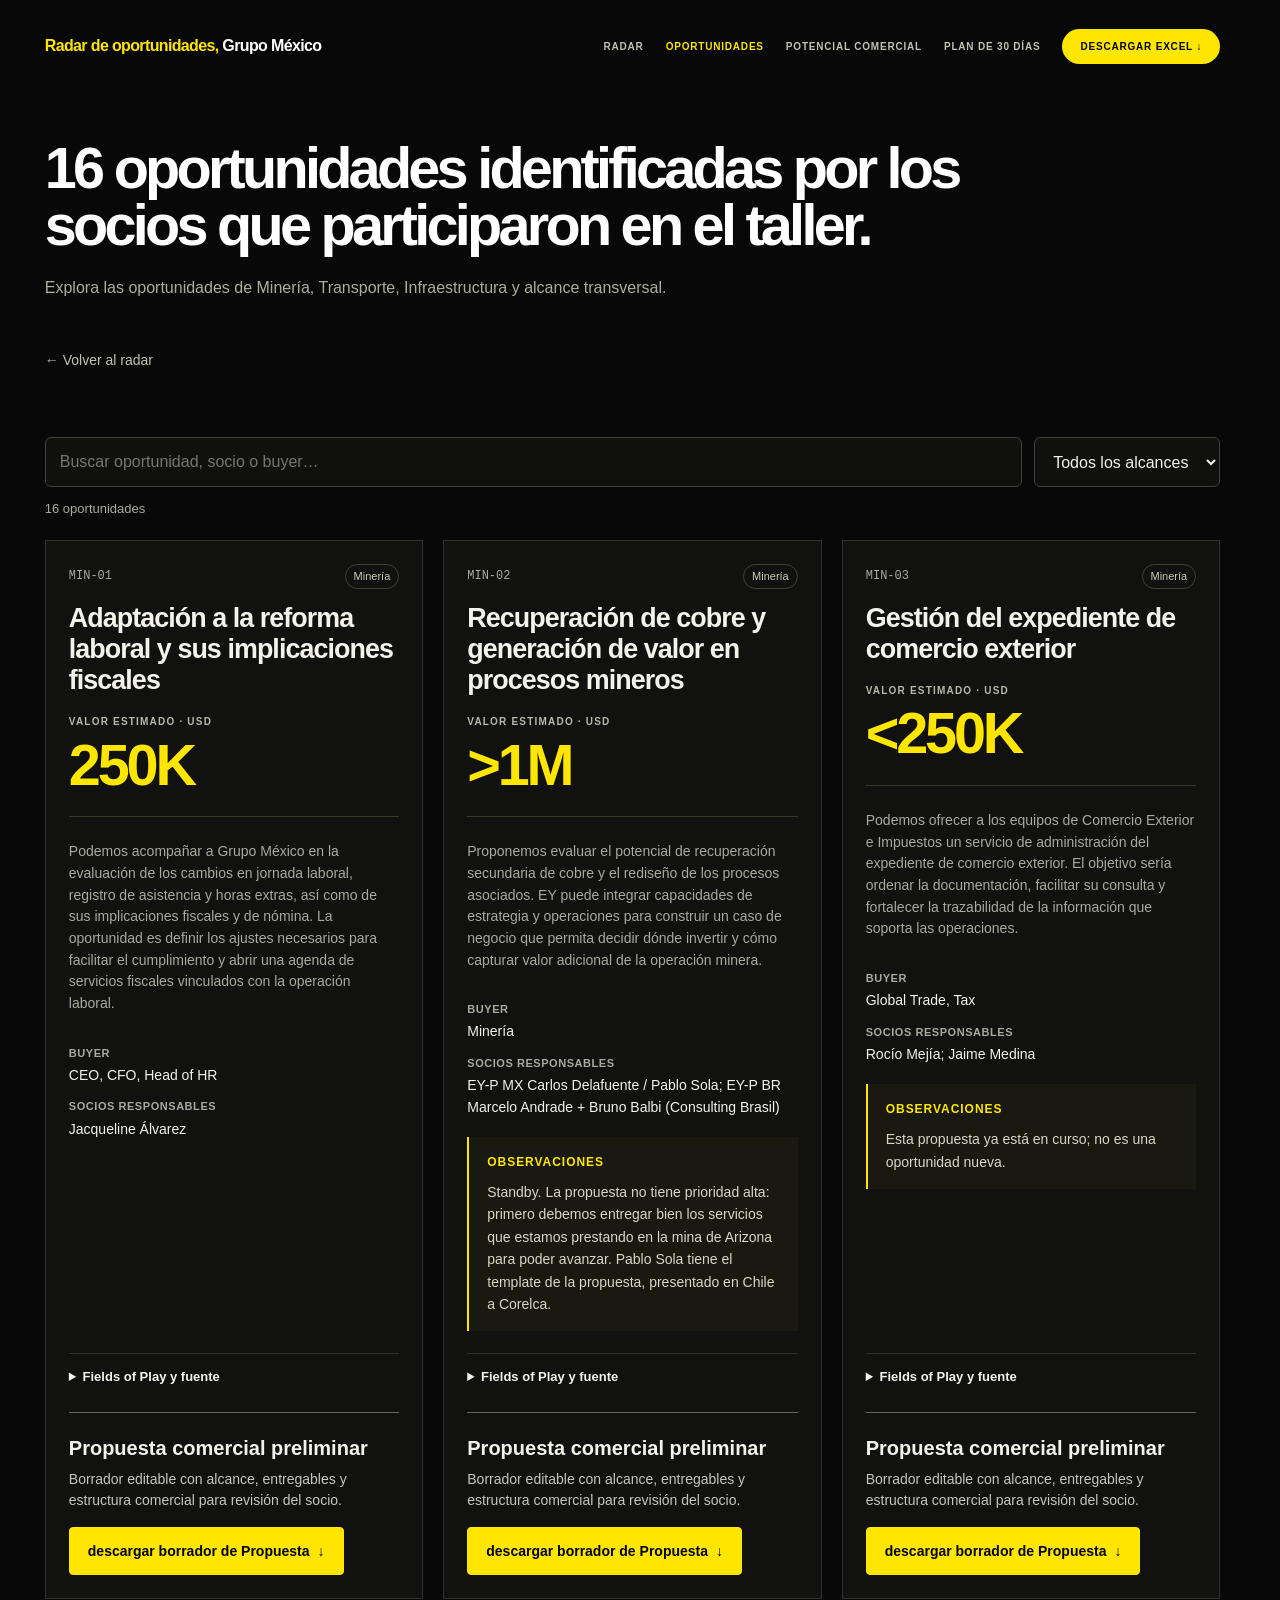
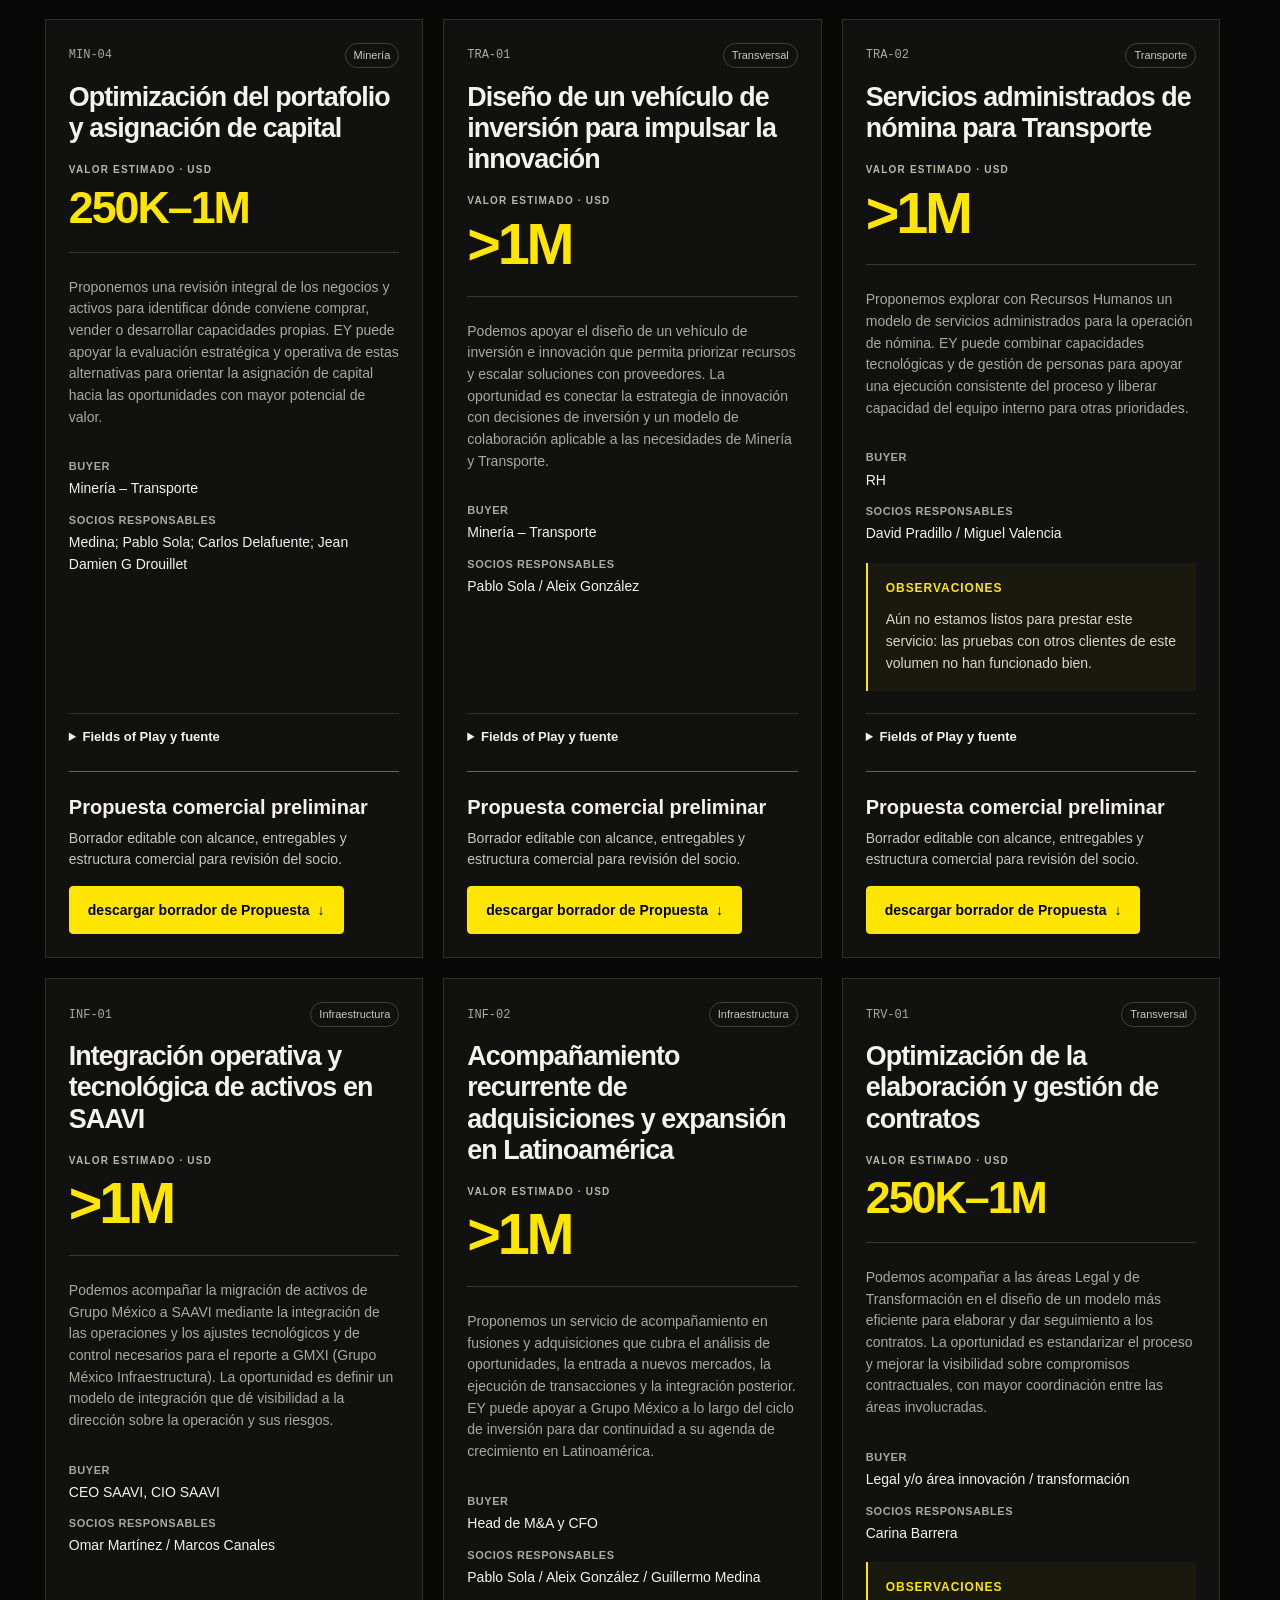
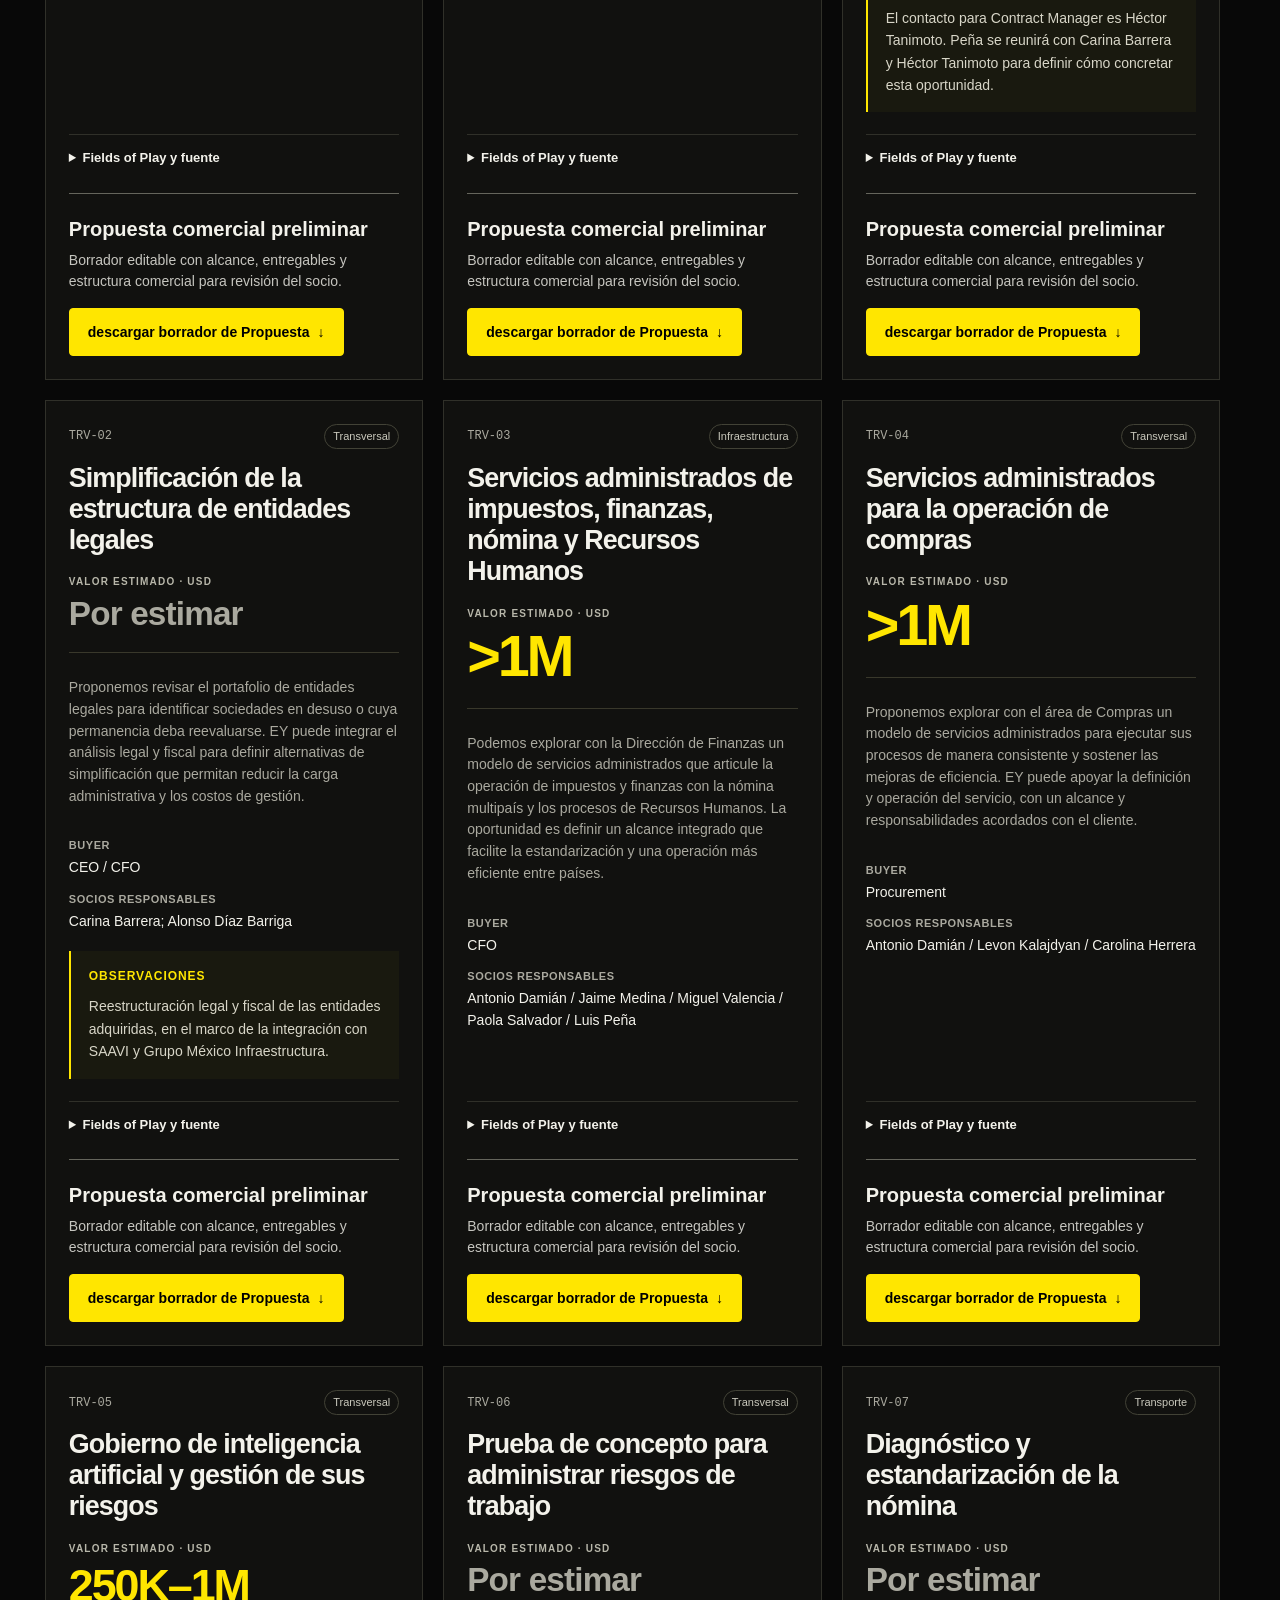
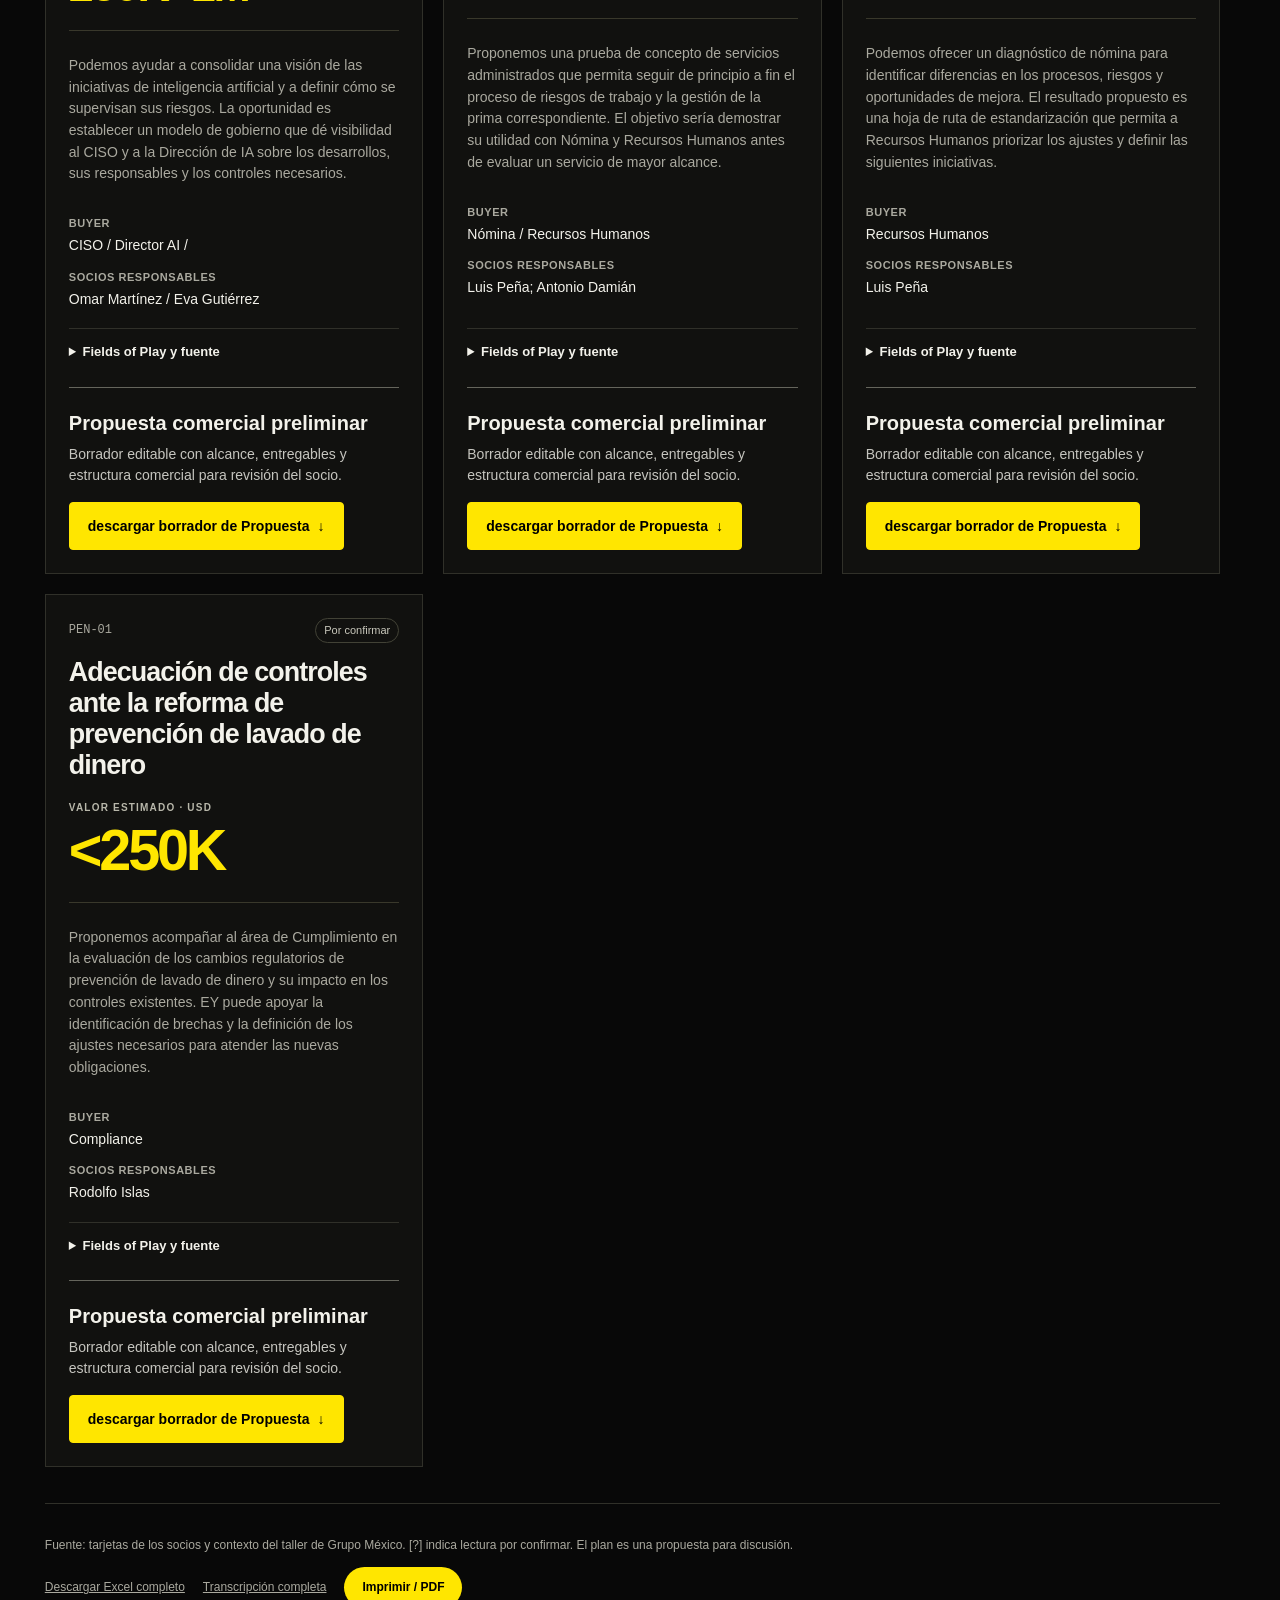
<file: Oportunidades_Grupo_Mexico.html>
<!doctype html><html lang="es"><head><meta charset="utf-8"><meta name="viewport" content="width=device-width,initial-scale=1"><title>Grupo México · Detalle de oportunidades</title><style>
:root{--ink:#252932;--muted:#666c76;--paper:#f5f4ef;--white:#fff;--line:#ddded8;--yellow:#ffe600;--green:#267059;--amber:#926326}*{box-sizing:border-box}html{scroll-behavior:smooth;scroll-padding-top:85px}body{margin:0;font:16px/1.55 system-ui,-apple-system,BlinkMacSystemFont,"Segoe UI",sans-serif;background:var(--paper);color:var(--ink)}button,input,select{font:inherit}button,a,summary{touch-action:manipulation}a{color:inherit}button{cursor:pointer}.wrap{max-width:1180px;margin:auto;padding:0 32px}.masthead{background:var(--ink);color:white;padding:54px 0 42px}.eyebrow{font-size:12px;letter-spacing:.16em;text-transform:uppercase;font-weight:750}.masthead .eyebrow{color:var(--yellow)}h1{font-size:clamp(32px,5vw,56px);line-height:1.08;letter-spacing:-.04em;margin:18px 0 22px;max-width:820px}h1 span{color:var(--yellow)}.lead{color:#d7d9de;max-width:780px;font-size:18px}.header-foot{display:flex;align-items:center;gap:20px;justify-content:space-between;margin-top:30px}.pill{display:inline-block;font-size:12px;font-weight:650;padding:5px 10px;border:1px solid var(--line);border-radius:99px}.masthead .pill{border-color:#74777d;color:#e8e9eb}.print{padding:10px 18px;border:0;background:var(--yellow);color:#000;border-radius:6px;font-weight:700}.nav{background:#fffef9;position:sticky;top:0;z-index:10;border-bottom:1px solid var(--line)}.nav .wrap{display:flex;gap:28px;align-items:center;min-height:60px;overflow:auto}.nav a{text-decoration:none;font-weight:650;font-size:14px;white-space:nowrap}.nav a:hover{text-decoration:underline;text-underline-offset:7px}.nav small{margin-left:auto;color:var(--muted);white-space:nowrap}main{padding-bottom:56px}section{padding-top:42px}.section-heading{display:flex;justify-content:space-between;align-items:baseline;gap:20px}.section-heading h2{font-size:28px;letter-spacing:-.025em;margin:0}.kicker{color:var(--muted);font-size:14px}.stats{display:grid;grid-template-columns:repeat(4,1fr);gap:18px;margin:28px 0}.stat{border-top:3px solid var(--ink);padding:16px 0}.stat strong{font-size:36px;font-weight:750;line-height:1}.stat span{display:block;font-size:14px;color:var(--muted);margin-top:6px}.decision{background:white;border:1px solid var(--line);border-left:5px solid var(--yellow);padding:23px 26px;border-radius:8px}.decision h3{margin:0 0 10px;font-size:19px}.decision p{margin:0}.decision ul{padding-left:20px;margin:12px 0 0}.selection-intro{max-width:870px;margin:18px 0;color:var(--muted)}.routes{display:grid;grid-template-columns:repeat(2,minmax(0,1fr));gap:20px;margin-top:24px}.route{background:white;border:1px solid var(--line);border-radius:10px;padding:25px;display:flex;flex-direction:column}.route-head{display:flex;gap:12px;align-items:flex-start}.route-number{font-size:13px;border-bottom:3px solid var(--yellow);padding-bottom:4px;font-weight:750}.route h3{font-size:21px;line-height:1.22;margin:0 0 12px;letter-spacing:-.02em}.scope{font-size:12px;color:var(--muted);text-transform:uppercase;letter-spacing:.06em;margin-bottom:16px}.route p{margin:0 0 14px}.route dl{margin:4px 0 0}.route dt{font-size:12px;text-transform:uppercase;letter-spacing:.06em;font-weight:750;margin-top:13px}.route dd{margin:4px 0 0;font-size:14px;color:var(--muted)}.action{margin-top:22px;padding:13px 15px;background:#f4f4ee;border-radius:6px;font-size:14px}.action b{display:block;margin-bottom:5px}.route details{border-top:1px solid var(--line);margin-top:18px;padding-top:12px;font-size:14px}.route summary{cursor:pointer;font-weight:650}.route details ul{margin:10px 0 0;padding-left:19px}.route details li{margin:6px 0}.routes .route:last-child{grid-column:1/-1}.routes .route:last-child dl{display:grid;grid-template-columns:1fr 1fr;gap:0 28px}.criteria{display:grid;grid-template-columns:repeat(4,1fr);gap:16px;margin-top:20px}.criterion{border-top:1px solid var(--line);padding-top:14px}.criterion b{font-size:15px}.criterion p{font-size:14px;color:var(--muted);margin:6px 0}.timeline{display:grid;grid-template-columns:repeat(4,1fr);gap:18px;margin-top:25px}.phase{background:white;padding:22px;border:1px solid var(--line);border-radius:8px}.phase .days{font-size:12px;font-weight:750;display:inline-block;background:var(--yellow);color:#000;padding:3px 8px;margin-bottom:13px}.phase h3{font-size:17px;line-height:1.3;margin:0 0 12px}.phase p{font-size:14px;margin:0;color:var(--muted)}.phase .deliverable{border-top:1px solid var(--line);padding-top:12px;margin-top:15px;color:var(--ink)}.meeting{margin-top:24px;background:#e9eee9;padding:23px;border-radius:8px}.meeting h3{font-size:17px;margin:0 0 8px}.meeting p{font-size:14px;margin:0}.filters{display:flex;gap:12px;margin:22px 0 12px}.filters input{flex:1;min-width:0}.filters input,.filters select{padding:12px 14px;border:1px solid #c6c9c2;border-radius:6px;background:white;color:var(--ink)}.result{font-size:13px;color:var(--muted);margin-bottom:14px}.records{display:grid;gap:10px}.record{background:white;border:1px solid var(--line);border-radius:8px}.record summary{padding:17px 20px;cursor:pointer;list-style:none;display:flex;align-items:center;gap:14px}.record summary::-webkit-details-marker{display:none}.record summary:before{content:'+';font-size:20px;color:var(--muted);width:15px;flex-shrink:0}.record[open] summary:before{content:'−'}.record .rid{font:12px ui-monospace,monospace;color:var(--muted);white-space:nowrap}.record .rtitle{font-weight:650;font-size:15px;flex:1}.record .value{font-size:12px;color:var(--muted);white-space:nowrap}.record-body{padding:0 20px 20px 49px;display:grid;grid-template-columns:1.4fr 1fr;gap:16px 28px}.field label{display:block;font-size:12px;letter-spacing:.04em;text-transform:uppercase;font-weight:700;color:var(--muted);margin-bottom:4px}.field p{margin:0;font-size:14px}.field.note{grid-column:1/-1;background:#fff7df;padding:12px 15px;border-radius:5px}.field.source{grid-column:1/-1;font-size:12px;color:var(--muted)}.source a{display:inline-block;margin:6px 12px 0 0}.empty{padding:25px;text-align:center;color:var(--muted)}.foot{margin-top:36px;border-top:1px solid var(--line);padding-top:20px;font-size:12px;color:var(--muted)}.foot a{margin-right:18px}.legend{font-size:13px;color:var(--muted);margin-top:14px}.noscript{background:#fff7df;padding:20px}button:focus-visible,a:focus-visible,summary:focus-visible,input:focus-visible,select:focus-visible{outline:3px solid #1780a1;outline-offset:4px}
@media(max-width:760px){.wrap{padding:0 20px}.masthead{padding:35px 0}.header-foot{align-items:flex-start}.nav .wrap{gap:20px}.nav small{display:none}.stats{gap:14px;grid-template-columns:repeat(2,1fr)}.routes,.timeline,.criteria{grid-template-columns:1fr}.routes .route:last-child{grid-column:auto}.routes .route:last-child dl{display:block}.section-heading{display:block}.record summary{gap:10px;flex-wrap:wrap}.record .rtitle{flex-basis:65%}.record .value{margin-left:39px}.record-body{grid-template-columns:1fr;padding-left:20px}.filters{flex-direction:column}.header-foot .pill{max-width:60%}.stat strong{font-size:30px}}
@media print{@page{size:A4;margin:15mm}body{background:white;font-size:10pt}.wrap{max-width:none;padding:0}.masthead{background:white;color:var(--ink);padding:0 0 20px;border-bottom:3px solid var(--ink)}.masthead .eyebrow,h1 span{color:var(--ink)}h1{font-size:28pt;margin:12px 0}.lead{color:var(--muted);font-size:11pt}.masthead .pill{color:var(--ink);border-color:var(--line)}.nav,.print,.filters,.result{display:none}section{padding-top:24px}.routes{gap:12px}.route{padding:16px;break-inside:avoid}.route h3{font-size:14pt}.route dd,.route p,.action{font-size:9pt}.route details{display:none}.stats{margin:16px 0}.stat strong{font-size:25pt}.timeline{grid-template-columns:repeat(2,1fr)}.phase{break-inside:avoid}.record{break-inside:avoid}.record .value{font-size:9pt}#respaldo{break-before:page}.record-body{font-size:9pt}.source a{display:none}.foot{font-size:8pt}.criteria{grid-template-columns:repeat(2,1fr)}.section-heading h2{font-size:19pt}}

.masthead{padding:38px 0 34px}h1{font-size:clamp(30px,4vw,44px);max-width:1060px;line-height:1.17}.masthead .lead{margin-bottom:0;font-size:16px}.nav a[aria-current="page"]{border-bottom:3px solid var(--yellow);padding:17px 0 14px}.opportunities{display:grid;grid-template-columns:repeat(3,minmax(0,1fr));gap:20px;margin-top:20px}.opportunity{background:white;border:1px solid var(--line);border-radius:10px;padding:23px;display:flex;flex-direction:column;scroll-margin-top:90px}.op-top{display:flex;justify-content:space-between;align-items:center;gap:10px;margin-bottom:14px}.op-top .rid{font:12px ui-monospace,monospace;color:var(--muted)}.opportunity h2{font-size:20px;line-height:1.25;letter-spacing:-.02em;margin:0 0 13px}.opportunity>p{font-size:14px;margin:0 0 18px;color:var(--muted)}.opportunity dl{margin:0 0 18px;font-size:14px}.opportunity dt{font-size:11px;text-transform:uppercase;letter-spacing:.05em;font-weight:750;color:var(--muted);margin-top:12px}.opportunity dd{margin:3px 0 0}.opportunity details{border-top:1px solid var(--line);padding-top:13px;margin-top:auto;font-size:13px}.opportunity summary{cursor:pointer;font-weight:650}.opportunity .detail{padding-top:12px}.opportunity .detail p{margin:0 0 12px;overflow-wrap:anywhere}.opportunity .photo{display:block;margin-top:7px}.opportunity:target{outline:3px solid #b39f00;outline-offset:4px}.cta{display:flex;align-items:center;justify-content:space-between;gap:28px;margin-top:34px;background:var(--ink);color:white;border-radius:10px;padding:30px}.cta h2{font-size:22px;line-height:1.25;margin:0 0 8px}.cta p{margin:0;color:#d7d9de;font-size:14px;max-width:650px}.cta a{display:inline-block;text-decoration:none;background:var(--yellow);color:#000;padding:13px 19px;border-radius:6px;font-weight:750;font-size:14px;flex-shrink:0}.back{color:var(--muted);font-size:14px;text-decoration:none;display:inline-block;margin:25px 0 0}.page-intro{margin-top:28px;color:var(--muted);max-width:900px}.opportunity[hidden]{display:none}.scope-badge{font-size:11px;border:1px solid var(--line);border-radius:99px;padding:3px 8px;color:var(--muted)}.routes .route:last-child{grid-column:auto}.routes .route:last-child dl{display:block}
@media(max-width:1000px){.opportunities{grid-template-columns:repeat(2,minmax(0,1fr))}}@media(max-width:760px){.opportunities{grid-template-columns:1fr}.cta{display:block;padding:23px}.cta a{margin-top:18px}.nav small{display:none}}@media print{.opportunities{grid-template-columns:repeat(2,minmax(0,1fr))}.opportunity{break-inside:avoid;padding:14px}.opportunity h2{font-size:13pt}.opportunity p,.opportunity dl{font-size:9pt}.cta,.back{display:none}.masthead{padding:0 0 20px}.opportunity details{display:none}}
</style><style id="yellow-theme">
:root{--ink:#f3f2eb;--muted:#aaa99f;--paper:#080808;--white:#101010;--line:#303029;--yellow:#ffe600}html{background:#080808}body{background:#080808;color:var(--ink);font-family:Arial,Helvetica,sans-serif}.wrap{max-width:none;padding:0 3.5vw}.masthead{background:transparent;padding:36px 0 24px}.masthead .eyebrow{color:var(--yellow)}h1{font-family:Arial,Helvetica,sans-serif;font-size:clamp(36px,4.5vw,76px);font-weight:850;letter-spacing:-.065em;line-height:.99;max-width:1000px}.masthead .lead{color:#aead9f}.nav{background:#080808e8;border-color:#303029;backdrop-filter:blur(16px)}.nav .wrap{justify-content:flex-end;gap:24px;min-height:64px}.nav a{font-size:11px;letter-spacing:.06em;text-transform:uppercase;color:#aaa99f}.nav a[aria-current="page"]{color:var(--yellow);border-color:var(--yellow)}.nav a:hover{color:var(--yellow)}.route,.opportunity,.record,.phase,.decision{background:#11110f;border-color:#303029;border-radius:0}.action{background:#1c1c16;color:#ecebdc}.meeting{background:#1a1a11;color:var(--ink);border:1px solid #363524;border-radius:0}.route-number{border-color:var(--yellow);color:var(--yellow)}.routes .route:last-child{grid-column:auto}.routes .route:last-child dl{display:block}.criterion{border-color:#454538}.field.note{background:#262310;color:#f0ebc9}.scope-badge{border-color:#424236;color:#c9c8bc}.print{border-radius:99px;padding:11px 18px}.cta{background:#181810;border:1px solid #4c4924;border-radius:0}.cta a{border-radius:99px}.filters input,.filters select{background:#10100f;border-color:#414137;color:var(--ink)}.back{color:#c1c0b4}.stat{border-color:var(--yellow)}.foot{color:#aaa99f;border-color:#303029}.foot a:hover{color:var(--yellow)}.radar-label,.radar-count{fill:#e6e5dc!important}.radar-tick{fill:#8c8c7c!important}.radar-chart .active-label,.radar-chart .active-label tspan{fill:var(--yellow)!important}.match{background:#10100e;border:1px solid #34342c;border-radius:0}.match:hover{border-color:#79732b}.match[open]{border-color:#e3cd00}.match h3{color:#f0efe6}.match .more{color:var(--yellow)}.selected-heading h2{color:var(--yellow)}.radar-layout .empty{background:#10100d;border-color:#303029;color:#cecec0}.opportunity:target{outline-color:var(--yellow)}.source a{color:#d5d4c7}
@media print{body,html{background:white;color:#222}.nav{display:none}.masthead{color:#222}.masthead .eyebrow{color:#222}.masthead .lead{color:#555}.route,.phase,.opportunity,.record,.match,.decision{background:white;color:#222;border-color:#bbb}.route h3,.match h3,.selected-heading h2{color:#222}.action,.meeting{background:#f5f5ed;color:#222}.match .meta,.legend,.foot,.kicker{color:#555}}
</style><link rel="stylesheet" href="navegacion.css">
<style id="proposal-download-styles">
.proposal-download{margin-top:24px;padding-top:22px;border-top:1px solid #65655c}
.proposal-download h3{font-size:20px;line-height:1.3;margin:0 0 8px;color:inherit}
.proposal-download p{font-size:14px;line-height:1.5;margin:0 0 16px;color:inherit;opacity:.8}
.proposal-download a.proposal-link{display:inline-flex;align-items:center;justify-content:center;gap:8px;max-width:100%;padding:13px 18px;background:#ffe600;color:#000!important;border:1px solid #ffe600;font-size:14px;font-weight:750;text-decoration:none;line-height:1.45;border-radius:4px}
.proposal-download a.proposal-link:hover{background:#f3d900;color:#000!important;border-color:#f3d900}
.proposal-download a.proposal-link:focus-visible{outline:3px solid currentColor;outline-offset:4px}
@media(max-width:600px){.proposal-download a.proposal-link{width:100%;text-align:center}}
@media print{.proposal-download{display:none}}
</style>
<style id="opportunity-value-hierarchy">.opportunity h2{font-size:clamp(23px,2.1vw,30px);font-weight:800;line-height:1.16;letter-spacing:-.035em;margin-bottom:18px}
.op-value{display:flex;flex-direction:column;gap:7px;margin:0 0 24px;padding:0 0 22px;border-bottom:1px solid #39382b}
.op-value-label{font-size:10px;font-weight:700;text-transform:uppercase;letter-spacing:.12em;color:#b8b7aa}
.op-value-number{display:block;font-size:clamp(48px,4.5vw,68px);font-weight:850;line-height:1;letter-spacing:-.055em;color:#ffe600;font-variant-numeric:tabular-nums}
.op-value-range .op-value-number{font-size:clamp(36px,3.5vw,52px);letter-spacing:-.045em}
.op-value-pending .op-value-number{font-size:clamp(25px,2.6vw,34px);letter-spacing:-.025em;color:#aaa99f;font-weight:650}
@media(max-width:760px){.opportunity h2{font-size:25px}.op-value-number{font-size:60px}.op-value-range .op-value-number{font-size:44px}.op-value-pending .op-value-number{font-size:30px}}
@media print{.opportunity h2{font-size:15pt}.op-value-number{color:#111;font-size:30pt}.op-value-range .op-value-number{font-size:24pt}.op-value-pending .op-value-number{color:#555;font-size:18pt}.op-value{border-color:#bbb}.op-value-label{color:#555}}
</style><style id="commercial-observations">.op-observations{border-left:2px solid #ffe600;background:#19190f;padding:16px 18px;margin:0 0 22px}.op-observations h3{font-size:12px;text-transform:uppercase;letter-spacing:.08em;color:#ffe600;margin:0 0 10px}.op-observations p{font-size:14px;color:#d8d6c8;line-height:1.6;margin:0}@media print{.op-observations{background:#f5f5ed}.op-observations h3,.op-observations p{color:#222}}</style></head><body><header class="topbar"><a class="brand" href="index.html">Radar de oportunidades, <span class="brand-account">Grupo México</span></a><nav aria-label="Navegación principal"><a href="index.html">Radar</a><a href="Oportunidades_Grupo_Mexico.html" aria-current="page">Oportunidades</a><a href="Potencial_Comercial_Grupo_Mexico.html">Potencial comercial</a><a href="Plan_30_Dias_Grupo_Mexico.html">Plan de 30 días</a><a class="download" href="Radar_Grupo_Mexico_Completo.xlsx" download>Descargar Excel ↓</a></nav></header>
<header class="masthead"><div class="wrap"><h1>16 oportunidades identificadas por los socios que participaron en el taller.</h1><p class="lead">Explora las oportunidades de Minería, Transporte, Infraestructura y alcance transversal.</p></div></header>
<main class="wrap"><a class="back" href="index.html">← Volver al radar</a><section aria-label="Oportunidades identificadas"><div class="filters"><input id="search" type="search" aria-label="Buscar oportunidades" placeholder="Buscar oportunidad, socio o buyer…"><select id="division" aria-label="Filtrar por división"><option value="">Todos los alcances</option><option>Minería</option><option>Transporte</option><option>Infraestructura</option><option>Transversal</option><option>Por confirmar</option></select></div><div id="result" class="result" aria-live="polite">16 oportunidades</div><div class="opportunities"><article class="opportunity" id="MIN-01" data-search="min-01 minería reforma laboral cambio de horas laborales, lector digital, cap de horas extras, etc. puede ser nuestra entrada para servicios de tax. tax ceo, cfo, head of hr 250k jacqueline álvarez “cap” se conserva como aparece; confirmar su significado. valor estimado actualizado a 250k usd. img_1636.heic (izquierda, parcial); img_1648.heic (primera tarjeta, completa) adaptación a la reforma laboral y sus implicaciones fiscales podemos acompañar a grupo méxico en la evaluación de los cambios en jornada laboral, registro de asistencia y horas extras, así como de sus implicaciones fiscales y de nómina. la oportunidad es definir los ajustes necesarios para facilitar el cumplimiento y abrir una agenda de servicios fiscales vinculados con la operación laboral." data-division="Minería">
    <div class="op-top"><span class="rid">MIN-01</span><span class="scope-badge">Minería</span></div><h2>Adaptación a la reforma laboral y sus implicaciones fiscales</h2><div class="op-value"><span class="op-value-label">Valor estimado · USD</span><strong class="op-value-number" aria-label="250 mil dólares estadounidenses">250K</strong></div><p>Podemos acompañar a Grupo México en la evaluación de los cambios en jornada laboral, registro de asistencia y horas extras, así como de sus implicaciones fiscales y de nómina. La oportunidad es definir los ajustes necesarios para facilitar el cumplimiento y abrir una agenda de servicios fiscales vinculados con la operación laboral.</p>
    <dl><dt>Buyer</dt><dd>CEO, CFO, Head of HR</dd><dt>Socios responsables</dt><dd>Jacqueline Álvarez</dd></dl>
    <details><summary>Fields of Play y fuente</summary><div class="detail"><p><b>Texto original de la tarjeta</b><br>Reforma laboral<br>Cambio de horas laborales, lector digital, cap de horas extras, etc. Puede ser nuestra entrada para servicios de Tax.</p><p><b>Fields of Play marcados</b><br>Tax</p><p><b>Observaciones de lectura</b><br>“Cap” se conserva como aparece; confirmar su significado. Valor estimado actualizado a 250K USD.</p><p><b>Fotos de origen</b><br>IMG_1636.HEIC (izquierda, parcial); IMG_1648.HEIC (primera tarjeta, completa)</p><a class="photo" href="imagenes/IMG_1636.jpg" target="_blank" rel="noopener">Abrir IMG_1636.HEIC</a><a class="photo" href="imagenes/IMG_1648.jpg" target="_blank" rel="noopener">Abrir IMG_1648.HEIC</a></div></details><div class="proposal-download"><h3>Propuesta comercial preliminar</h3><p>Borrador editable con alcance, entregables y estructura comercial para revisión del socio.</p><a class="proposal-link" href="propuestas/Propuesta_MIN-01.pptx" download="Propuesta_MIN-01.pptx">descargar borrador de Propuesta <span aria-hidden="true">↓</span></a></div></article><article class="opportunity" id="MIN-02" data-search="min-02 minería waste to value cobre recuperación secundaria de cobre; potencial rediseño de procesos. strategy &amp; transformation; supply chain &amp; operations minería alto &gt;1m ey-p mx carlos delafuente / pablo sola; ey-p br marcelo andrade + bruno balbi (consulting brasil) buyer contiene una división, sin cargo o persona. img_1636.heic (derecha); img_1648.heic (segunda tarjeta) recuperación de cobre y generación de valor en procesos mineros proponemos evaluar el potencial de recuperación secundaria de cobre y el rediseño de los procesos asociados. ey puede integrar capacidades de estrategia y operaciones para construir un caso de negocio que permita decidir dónde invertir y cómo capturar valor adicional de la operación minera. standby. la propuesta no tiene prioridad alta: primero debemos entregar bien los servicios que estamos prestando en la mina de arizona para poder avanzar. pablo sola tiene el template de la propuesta, presentado en chile a corelca." data-division="Minería">
    <div class="op-top"><span class="rid">MIN-02</span><span class="scope-badge">Minería</span></div><h2>Recuperación de cobre y generación de valor en procesos mineros</h2><div class="op-value"><span class="op-value-label">Valor estimado · USD</span><strong class="op-value-number" aria-label="Más de un millón de dólares estadounidenses">&gt;1M</strong></div><p>Proponemos evaluar el potencial de recuperación secundaria de cobre y el rediseño de los procesos asociados. EY puede integrar capacidades de estrategia y operaciones para construir un caso de negocio que permita decidir dónde invertir y cómo capturar valor adicional de la operación minera.</p>
    <dl><dt>Buyer</dt><dd>Minería</dd><dt>Socios responsables</dt><dd>EY-P MX Carlos Delafuente / Pablo Sola; EY-P BR Marcelo Andrade + Bruno Balbi (Consulting Brasil)</dd></dl><div class="op-observations"><h3>Observaciones</h3><p>Standby. La propuesta no tiene prioridad alta: primero debemos entregar bien los servicios que estamos prestando en la mina de Arizona para poder avanzar. Pablo Sola tiene el template de la propuesta, presentado en Chile a Corelca.</p></div>
    <details><summary>Fields of Play y fuente</summary><div class="detail"><p><b>Texto original de la tarjeta</b><br>Waste to Value Cobre<br>Recuperación secundaria de cobre; potencial rediseño de procesos.</p><p><b>Fields of Play marcados</b><br>Strategy &amp; Transformation; Supply Chain &amp; Operations</p><p><b>Observaciones de lectura</b><br>Buyer contiene una división, sin cargo o persona.</p><p><b>Fotos de origen</b><br>IMG_1636.HEIC (derecha); IMG_1648.HEIC (segunda tarjeta)</p><a class="photo" href="imagenes/IMG_1636.jpg" target="_blank" rel="noopener">Abrir IMG_1636.HEIC</a><a class="photo" href="imagenes/IMG_1648.jpg" target="_blank" rel="noopener">Abrir IMG_1648.HEIC</a></div></details><div class="proposal-download"><h3>Propuesta comercial preliminar</h3><p>Borrador editable con alcance, entregables y estructura comercial para revisión del socio.</p><a class="proposal-link" href="propuestas/Propuesta_MIN-02.pptx" download="Propuesta_MIN-02.pptx">descargar borrador de Propuesta <span aria-hidden="true">↓</span></a></div></article><article class="opportunity" id="MIN-03" data-search="min-03 minería gestión del expediente de comercio exterior technology; tax global trade, tax rocío mejía; jaime medina clasificación y responsables actualizados según la reunión de seguimiento. buyer: global trade y tax; persona por confirmar. contacto mencionado: héctor de la paz (ferromex); asociación con esta oportunidad por confirmar. esta propuesta ya está en curso; no es una oportunidad nueva." data-division="Minería">
    <div class="op-top"><span class="rid">MIN-03</span><span class="scope-badge">Minería</span></div><h2>Gestión del expediente de comercio exterior</h2><div class="op-value"><span class="op-value-label">Valor estimado · USD</span><strong class="op-value-number" aria-label="Menos de 250 mil dólares estadounidenses">&lt;250K</strong></div><p>Podemos ofrecer a los equipos de Comercio Exterior e Impuestos un servicio de administración del expediente de comercio exterior. El objetivo sería ordenar la documentación, facilitar su consulta y fortalecer la trazabilidad de la información que soporta las operaciones.</p>
    <dl><dt>Buyer</dt><dd>Global Trade, Tax</dd><dt>Socios responsables</dt><dd>Rocío Mejía; Jaime Medina</dd></dl><div class="op-observations"><h3>Observaciones</h3><p>Esta propuesta ya está en curso; no es una oportunidad nueva.</p></div>
    <details><summary>Fields of Play y fuente</summary><div class="detail"><p><b>Texto original de la tarjeta</b><br>Expediente de Comercio Exterior<br>Adm. del expediente.</p><p><b>Fields of Play</b><br>Technology; Tax</p><p><b>Validación de la oportunidad</b><br>Clasificación y responsables actualizados según la reunión de seguimiento. Buyer: Global Trade y Tax; persona por confirmar. Contacto mencionado: Héctor de la Paz (Ferromex); asociación con esta oportunidad por confirmar.</p><p><b>Fotos de origen</b><br>IMG_1637 2.HEIC (izquierda); IMG_1648.HEIC (tercera tarjeta)</p><a class="photo" href="imagenes/IMG_1637%202.jpg" target="_blank" rel="noopener">Abrir IMG_1637 2.HEIC</a><a class="photo" href="imagenes/IMG_1648.jpg" target="_blank" rel="noopener">Abrir IMG_1648.HEIC</a></div></details><div class="proposal-download"><h3>Propuesta comercial preliminar</h3><p>Borrador editable con alcance, entregables y estructura comercial para revisión del socio.</p><a class="proposal-link" href="propuestas/Propuesta_MIN-03.pptx" download="Propuesta_MIN-03.pptx">descargar borrador de Propuesta <span aria-hidden="true">↓</span></a></div></article><article class="opportunity" id="MIN-04" data-search="min-04 minería revisión portafolio y alocación capital análisis integral de un negocio y de sus activos para eficientizar (buy–sell–build). strategy &amp; transformation; transactions; supply chain &amp; operations minería – transporte medio 250k–1m medina; pablo sola; carlos delafuente; jean damien g drouillet ubicada en minería; buyer menciona minería y transporte.  img_1637 2.heic (derecha); img_1648.heic (cuarta tarjeta) optimización del portafolio y asignación de capital proponemos una revisión integral de los negocios y activos para identificar dónde conviene comprar, vender o desarrollar capacidades propias. ey puede apoyar la evaluación estratégica y operativa de estas alternativas para orientar la asignación de capital hacia las oportunidades con mayor potencial de valor." data-division="Minería">
    <div class="op-top"><span class="rid">MIN-04</span><span class="scope-badge">Minería</span></div><h2>Optimización del portafolio y asignación de capital</h2><div class="op-value op-value-range"><span class="op-value-label">Valor estimado · USD</span><strong class="op-value-number" aria-label="Entre 250 mil y un millón de dólares estadounidenses">250K–1M</strong></div><p>Proponemos una revisión integral de los negocios y activos para identificar dónde conviene comprar, vender o desarrollar capacidades propias. EY puede apoyar la evaluación estratégica y operativa de estas alternativas para orientar la asignación de capital hacia las oportunidades con mayor potencial de valor.</p>
    <dl><dt>Buyer</dt><dd>Minería – Transporte</dd><dt>Socios responsables</dt><dd>Medina; Pablo Sola; Carlos Delafuente; Jean Damien G Drouillet</dd></dl>
    <details><summary>Fields of Play y fuente</summary><div class="detail"><p><b>Texto original de la tarjeta</b><br>Revisión portafolio y alocación capital<br>Análisis integral de un negocio y de sus activos para eficientizar (Buy–Sell–Build).</p><p><b>Fields of Play marcados</b><br>Strategy &amp; Transformation; Transactions; Supply Chain &amp; Operations</p><p><b>Observaciones de lectura</b><br>Ubicada en Minería; Buyer menciona Minería y Transporte.</p><p><b>Fotos de origen</b><br>IMG_1637 2.HEIC (derecha); IMG_1648.HEIC (cuarta tarjeta)</p><a class="photo" href="imagenes/IMG_1637%202.jpg" target="_blank" rel="noopener">Abrir IMG_1637 2.HEIC</a><a class="photo" href="imagenes/IMG_1648.jpg" target="_blank" rel="noopener">Abrir IMG_1648.HEIC</a></div></details><div class="proposal-download"><h3>Propuesta comercial preliminar</h3><p>Borrador editable con alcance, entregables y estructura comercial para revisión del socio.</p><a class="proposal-link" href="propuestas/Propuesta_MIN-04.pptx" download="Propuesta_MIN-04.pptx">descargar borrador de Propuesta <span aria-hidden="true">↓</span></a></div></article><article class="opportunity" id="TRA-01" data-search="tra-01 transversal vehículo inversión / innovación (estrategias y universidad [?]) eficientizar recursos en innovación y escalabilidad. buscar soluciones con proveedores (komatsu–... [?]). strategy &amp; transformation minería – transporte alto &gt;1m pablo sola / aleix gonzález alcance transversal; buyer menciona minería y transporte. confirmar paréntesis del título y segundo proveedor. img_1639 2.heic (izquierda); img_1647.heic (arriba, izquierda) diseño de un vehículo de inversión para impulsar la innovación podemos apoyar el diseño de un vehículo de inversión e innovación que permita priorizar recursos y escalar soluciones con proveedores. la oportunidad es conectar la estrategia de innovación con decisiones de inversión y un modelo de colaboración aplicable a las necesidades de minería y transporte." data-division="Transversal">
    <div class="op-top"><span class="rid">TRA-01</span><span class="scope-badge">Transversal</span></div><h2>Diseño de un vehículo de inversión para impulsar la innovación</h2><div class="op-value"><span class="op-value-label">Valor estimado · USD</span><strong class="op-value-number" aria-label="Más de un millón de dólares estadounidenses">&gt;1M</strong></div><p>Podemos apoyar el diseño de un vehículo de inversión e innovación que permita priorizar recursos y escalar soluciones con proveedores. La oportunidad es conectar la estrategia de innovación con decisiones de inversión y un modelo de colaboración aplicable a las necesidades de Minería y Transporte.</p>
    <dl><dt>Buyer</dt><dd>Minería – Transporte</dd><dt>Socios responsables</dt><dd>Pablo Sola / Aleix González</dd></dl>
    <details><summary>Fields of Play y fuente</summary><div class="detail"><p><b>Texto original de la tarjeta</b><br>Vehículo inversión / innovación (estrategias y universidad [?])<br>Eficientizar recursos en innovación y escalabilidad. Buscar soluciones con proveedores (Komatsu–... [?]).</p><p><b>Fields of Play marcados</b><br>Strategy &amp; Transformation</p><p><b>Observaciones de lectura</b><br>Alcance transversal; Buyer menciona Minería y Transporte. Confirmar paréntesis del título y segundo proveedor.</p><p><b>Fotos de origen</b><br>IMG_1639 2.HEIC (izquierda); IMG_1647.HEIC (arriba, izquierda)</p><a class="photo" href="imagenes/IMG_1639%202.jpg" target="_blank" rel="noopener">Abrir IMG_1639 2.HEIC</a><a class="photo" href="imagenes/IMG_1647.jpg" target="_blank" rel="noopener">Abrir IMG_1647.HEIC</a></div></details><div class="proposal-download"><h3>Propuesta comercial preliminar</h3><p>Borrador editable con alcance, entregables y estructura comercial para revisión del socio.</p><a class="proposal-link" href="propuestas/Propuesta_TRA-01.pptx" download="Propuesta_TRA-01.pptx">descargar borrador de Propuesta <span aria-hidden="true">↓</span></a></div></article><article class="opportunity" id="TRA-02" data-search="tra-02 transporte payroll operate operación de nómina. technology; organization &amp; people rh alto &gt;1m david pradillo / miguel valencia  img_1639 2.heic (derecha); img_1647.heic (arriba, derecha) servicios administrados de nómina para transporte proponemos explorar con recursos humanos un modelo de servicios administrados para la operación de nómina. ey puede combinar capacidades tecnológicas y de gestión de personas para apoyar una ejecución consistente del proceso y liberar capacidad del equipo interno para otras prioridades. aún no estamos listos para prestar este servicio: las pruebas con otros clientes de este volumen no han funcionado bien." data-division="Transporte">
    <div class="op-top"><span class="rid">TRA-02</span><span class="scope-badge">Transporte</span></div><h2>Servicios administrados de nómina para Transporte</h2><div class="op-value"><span class="op-value-label">Valor estimado · USD</span><strong class="op-value-number" aria-label="Más de un millón de dólares estadounidenses">&gt;1M</strong></div><p>Proponemos explorar con Recursos Humanos un modelo de servicios administrados para la operación de nómina. EY puede combinar capacidades tecnológicas y de gestión de personas para apoyar una ejecución consistente del proceso y liberar capacidad del equipo interno para otras prioridades.</p>
    <dl><dt>Buyer</dt><dd>RH</dd><dt>Socios responsables</dt><dd>David Pradillo / Miguel Valencia</dd></dl><div class="op-observations"><h3>Observaciones</h3><p>Aún no estamos listos para prestar este servicio: las pruebas con otros clientes de este volumen no han funcionado bien.</p></div>
    <details><summary>Fields of Play y fuente</summary><div class="detail"><p><b>Texto original de la tarjeta</b><br>Payroll Operate<br>Operación de nómina.</p><p><b>Fields of Play marcados</b><br>Technology; Organization &amp; People</p><p><b>Fotos de origen</b><br>IMG_1639 2.HEIC (derecha); IMG_1647.HEIC (arriba, derecha)</p><a class="photo" href="imagenes/IMG_1639%202.jpg" target="_blank" rel="noopener">Abrir IMG_1639 2.HEIC</a><a class="photo" href="imagenes/IMG_1647.jpg" target="_blank" rel="noopener">Abrir IMG_1647.HEIC</a></div></details><div class="proposal-download"><h3>Propuesta comercial preliminar</h3><p>Borrador editable con alcance, entregables y estructura comercial para revisión del socio.</p><a class="proposal-link" href="propuestas/Propuesta_TRA-02.pptx" download="Propuesta_TRA-02.pptx">descargar borrador de Propuesta <span aria-hidden="true">↓</span></a></div></article><article class="opportunity" id="INF-01" data-search="inf-01 infraestructura saavi → migración activos de gm a saavi integración de las operaciones en saavi y reporte a gmxi [?]. risk; technology ceo saavi, cio saavi alto &gt;1m omar martínez / marcos canales gmxi: grupo méxico infraestructura. img_1645.heic (izquierda); img_1646.heic (izquierda, bajo rótulo infraestructura) integración operativa y tecnológica de activos en saavi podemos acompañar la migración de activos de grupo méxico a saavi mediante la integración de operaciones y los ajustes tecnológicos y de control necesarios para el reporte a gmxi (grupo méxico infraestructura). la oportunidad es definir un modelo de integración que dé visibilidad a la dirección sobre la operación y sus riesgos." data-division="Infraestructura">
    <div class="op-top"><span class="rid">INF-01</span><span class="scope-badge">Infraestructura</span></div><h2>Integración operativa y tecnológica de activos en SAAVI</h2><div class="op-value"><span class="op-value-label">Valor estimado · USD</span><strong class="op-value-number" aria-label="Más de un millón de dólares estadounidenses">&gt;1M</strong></div><p>Podemos acompañar la migración de activos de Grupo México a SAAVI mediante la integración de las operaciones y los ajustes tecnológicos y de control necesarios para el reporte a GMXI (Grupo México Infraestructura). La oportunidad es definir un modelo de integración que dé visibilidad a la dirección sobre la operación y sus riesgos.</p>
    <dl><dt>Buyer</dt><dd>CEO SAAVI, CIO SAAVI</dd><dt>Socios responsables</dt><dd>Omar Martínez / Marcos Canales</dd></dl>
    <details><summary>Fields of Play y fuente</summary><div class="detail"><p><b>Texto original de la tarjeta</b><br>SAAVI → Migración activos de GM a SAAVI<br>Integración de las operaciones en SAAVI y reporte a GMXI [?].</p><p><b>Fields of Play marcados</b><br>Risk; Technology</p><p><b>Observaciones de lectura</b><br>GMXI: Grupo México Infraestructura.</p><p><b>Fotos de origen</b><br>IMG_1645.HEIC (izquierda); IMG_1646.HEIC (izquierda, bajo rótulo Infraestructura)</p><a class="photo" href="imagenes/IMG_1645.jpg" target="_blank" rel="noopener">Abrir IMG_1645.HEIC</a><a class="photo" href="imagenes/IMG_1646.jpg" target="_blank" rel="noopener">Abrir IMG_1646.HEIC</a></div></details><div class="proposal-download"><h3>Propuesta comercial preliminar</h3><p>Borrador editable con alcance, entregables y estructura comercial para revisión del socio.</p><a class="proposal-link" href="propuestas/Propuesta_INF-01.pptx" download="Propuesta_INF-01.pptx">descargar borrador de Propuesta <span aria-hidden="true">↓</span></a></div></article><article class="opportunity" id="INF-02" data-search="inf-02 infraestructura m&amp;a as a service regional soporte en procesos transaccionales (incluyendo market entry) en latam, incluyendo análisis, ejecución y post merger integration. strategy &amp; transformation; transactions gm[?] alto &gt;1m pablo sola / aleix gonzález / guillermo medina confirmar sigla del buyer. img_1645.heic (derecha); img_1646.heic (derecha, bajo rótulo infraestructura) acompañamiento recurrente de adquisiciones y expansión en latinoamérica proponemos un servicio de acompañamiento en fusiones y adquisiciones que cubra el análisis de oportunidades, la entrada a nuevos mercados, la ejecución de transacciones y la integración posterior. ey puede apoyar a grupo méxico a lo largo del ciclo de inversión para dar continuidad a su agenda de crecimiento en latinoamérica. head de m&amp;a y cfo" data-division="Infraestructura">
    <div class="op-top"><span class="rid">INF-02</span><span class="scope-badge">Infraestructura</span></div><h2>Acompañamiento recurrente de adquisiciones y expansión en Latinoamérica</h2><div class="op-value"><span class="op-value-label">Valor estimado · USD</span><strong class="op-value-number" aria-label="Más de un millón de dólares estadounidenses">&gt;1M</strong></div><p>Proponemos un servicio de acompañamiento en fusiones y adquisiciones que cubra el análisis de oportunidades, la entrada a nuevos mercados, la ejecución de transacciones y la integración posterior. EY puede apoyar a Grupo México a lo largo del ciclo de inversión para dar continuidad a su agenda de crecimiento en Latinoamérica.</p>
    <dl><dt>Buyer</dt><dd>Head de M&amp;A y CFO</dd><dt>Socios responsables</dt><dd>Pablo Sola / Aleix González / Guillermo Medina</dd></dl>
    <details><summary>Fields of Play y fuente</summary><div class="detail"><p><b>Texto original de la tarjeta</b><br>M&amp;A as a Service regional<br>Soporte en procesos transaccionales (incluyendo Market Entry) en LATAM, incluyendo análisis, ejecución y post merger integration.</p><p><b>Fields of Play marcados</b><br>Strategy &amp; Transformation; Transactions</p><p><b>Observaciones de lectura</b><br>Buyer actualizado: Head de M&amp;A y CFO.</p><p><b>Fotos de origen</b><br>IMG_1645.HEIC (derecha); IMG_1646.HEIC (derecha, bajo rótulo Infraestructura)</p><a class="photo" href="imagenes/IMG_1645.jpg" target="_blank" rel="noopener">Abrir IMG_1645.HEIC</a><a class="photo" href="imagenes/IMG_1646.jpg" target="_blank" rel="noopener">Abrir IMG_1646.HEIC</a></div></details><div class="proposal-download"><h3>Propuesta comercial preliminar</h3><p>Borrador editable con alcance, entregables y estructura comercial para revisión del socio.</p><a class="proposal-link" href="propuestas/Propuesta_INF-02.pptx" download="Propuesta_INF-02.pptx">descargar borrador de Propuesta <span aria-hidden="true">↓</span></a></div></article><article class="opportunity" id="TRV-01" data-search="trv-01 transversal contract definition &amp; management optimización de la generación y seguimiento a contratos. legal &amp; investigations legal y/o área innovación / transformación medio 250k–1m carina barrera “transversal” anotado en la tarjeta y confirmado por el rótulo del tablero. img_1640.heic (izquierda); img_1647.heic (fila transversal, primera) optimización de la elaboración y gestión de contratos podemos acompañar a las áreas legal y de transformación en el diseño de un modelo más eficiente para elaborar y dar seguimiento a los contratos. la oportunidad es estandarizar el proceso y mejorar la visibilidad sobre compromisos contractuales, con mayor coordinación entre las áreas involucradas. el contacto para contract manager es héctor tanimoto. peña se reunirá con carina barrera y héctor tanimoto para definir cómo concretar esta oportunidad." data-division="Transversal">
    <div class="op-top"><span class="rid">TRV-01</span><span class="scope-badge">Transversal</span></div><h2>Optimización de la elaboración y gestión de contratos</h2><div class="op-value op-value-range"><span class="op-value-label">Valor estimado · USD</span><strong class="op-value-number" aria-label="Entre 250 mil y un millón de dólares estadounidenses">250K–1M</strong></div><p>Podemos acompañar a las áreas Legal y de Transformación en el diseño de un modelo más eficiente para elaborar y dar seguimiento a los contratos. La oportunidad es estandarizar el proceso y mejorar la visibilidad sobre compromisos contractuales, con mayor coordinación entre las áreas involucradas.</p>
    <dl><dt>Buyer</dt><dd>Legal y/o área innovación / transformación</dd><dt>Socios responsables</dt><dd>Carina Barrera</dd></dl><div class="op-observations"><h3>Observaciones</h3><p>El contacto para Contract Manager es Héctor Tanimoto. Peña se reunirá con Carina Barrera y Héctor Tanimoto para definir cómo concretar esta oportunidad.</p></div>
    <details><summary>Fields of Play y fuente</summary><div class="detail"><p><b>Texto original de la tarjeta</b><br>Contract Definition &amp; Management<br>Optimización de la generación y seguimiento a contratos.</p><p><b>Fields of Play marcados</b><br>Legal &amp; Investigations</p><p><b>Observaciones de lectura</b><br>“Transversal” anotado en la tarjeta y confirmado por el rótulo del tablero.</p><p><b>Fotos de origen</b><br>IMG_1640.HEIC (izquierda); IMG_1647.HEIC (fila Transversal, primera)</p><a class="photo" href="imagenes/IMG_1640.jpg" target="_blank" rel="noopener">Abrir IMG_1640.HEIC</a><a class="photo" href="imagenes/IMG_1647.jpg" target="_blank" rel="noopener">Abrir IMG_1647.HEIC</a></div></details><div class="proposal-download"><h3>Propuesta comercial preliminar</h3><p>Borrador editable con alcance, entregables y estructura comercial para revisión del socio.</p><a class="proposal-link" href="propuestas/Propuesta_TRV-01.pptx" download="Propuesta_TRV-01.pptx">descargar borrador de Propuesta <span aria-hidden="true">↓</span></a></div></article><article class="opportunity" id="TRV-02" data-search="trv-02 transversal ler – legal entity rationalization ahorro en gestión de # alto de empresas que puedan estar en desuso. tax; legal &amp; investigations ceo / cfo sin marcar carina barrera; alonso díaz barriga nota superior: “pilar 3 – mayormente en minería e ... [?]”. confirmar final de nota. valor sin marcar. img_1640.heic (derecha); img_1647.heic (fila transversal, segunda) simplificación de la estructura de entidades legales proponemos revisar el portafolio de entidades legales para identificar sociedades en desuso o cuya permanencia deba reevaluarse. ey puede integrar el análisis legal y fiscal para definir alternativas de simplificación que permitan reducir la carga administrativa y los costos de gestión. reestructuración legal y fiscal de las entidades adquiridas, en el marco de la integración con saavi y grupo méxico infraestructura." data-division="Transversal">
    <div class="op-top"><span class="rid">TRV-02</span><span class="scope-badge">Transversal</span></div><h2>Simplificación de la estructura de entidades legales</h2><div class="op-value op-value-pending"><span class="op-value-label">Valor estimado · USD</span><strong class="op-value-number" aria-label="Valor estimado pendiente">Por estimar</strong></div><p>Proponemos revisar el portafolio de entidades legales para identificar sociedades en desuso o cuya permanencia deba reevaluarse. EY puede integrar el análisis legal y fiscal para definir alternativas de simplificación que permitan reducir la carga administrativa y los costos de gestión.</p>
    <dl><dt>Buyer</dt><dd>CEO / CFO</dd><dt>Socios responsables</dt><dd>Carina Barrera; Alonso Díaz Barriga</dd></dl><div class="op-observations"><h3>Observaciones</h3><p>Reestructuración legal y fiscal de las entidades adquiridas, en el marco de la integración con SAAVI y Grupo México Infraestructura.</p></div>
    <details><summary>Fields of Play y fuente</summary><div class="detail"><p><b>Texto original de la tarjeta</b><br>LER – Legal Entity Rationalization<br>Ahorro en gestión de # alto de empresas que puedan estar en desuso.</p><p><b>Fields of Play marcados</b><br>Tax; Legal &amp; Investigations</p><p><b>Observaciones de lectura</b><br>Nota superior: “Pilar 3 – mayormente en Minería e ... [?]”. Confirmar final de nota. Valor sin marcar.</p><p><b>Fotos de origen</b><br>IMG_1640.HEIC (derecha); IMG_1647.HEIC (fila Transversal, segunda)</p><a class="photo" href="imagenes/IMG_1640.jpg" target="_blank" rel="noopener">Abrir IMG_1640.HEIC</a><a class="photo" href="imagenes/IMG_1647.jpg" target="_blank" rel="noopener">Abrir IMG_1647.HEIC</a></div></details><div class="proposal-download"><h3>Propuesta comercial preliminar</h3><p>Borrador editable con alcance, entregables y estructura comercial para revisión del socio.</p><a class="proposal-link" href="propuestas/Propuesta_TRV-02.pptx" download="Propuesta_TRV-02.pptx">descargar borrador de Propuesta <span aria-hidden="true">↓</span></a></div></article><article class="opportunity" id="TRV-03" data-search="trv-03 infraestructura tfo + payroll + hrops operación eficiente de impuestos y finanzas / nómina multipaís + hr. tax cfo alto &gt;1m antonio damián / jaime medina / miguel valencia / paola salvador / luis peña  img_1641.heic (izquierda); img_1647.heic (fila transversal, tercera) servicios administrados de impuestos, finanzas, nómina y recursos humanos podemos explorar con la dirección de finanzas un modelo de servicios administrados que articule la operación de impuestos y finanzas con la nómina multipaís y los procesos de recursos humanos. la oportunidad es definir un alcance integrado que facilite la estandarización y una operación más eficiente entre países." data-division="Infraestructura">
    <div class="op-top"><span class="rid">TRV-03</span><span class="scope-badge">Infraestructura</span></div><h2>Servicios administrados de impuestos, finanzas, nómina y Recursos Humanos</h2><div class="op-value"><span class="op-value-label">Valor estimado · USD</span><strong class="op-value-number" aria-label="Más de un millón de dólares estadounidenses">&gt;1M</strong></div><p>Podemos explorar con la Dirección de Finanzas un modelo de servicios administrados que articule la operación de impuestos y finanzas con la nómina multipaís y los procesos de Recursos Humanos. La oportunidad es definir un alcance integrado que facilite la estandarización y una operación más eficiente entre países.</p>
    <dl><dt>Buyer</dt><dd>CFO</dd><dt>Socios responsables</dt><dd>Antonio Damián / Jaime Medina / Miguel Valencia / Paola Salvador / Luis Peña</dd></dl>
    <details><summary>Fields of Play y fuente</summary><div class="detail"><p><b>Texto original de la tarjeta</b><br>TFO + Payroll + HROps<br>Operación eficiente de impuestos y finanzas / nómina multipaís + HR.</p><p><b>Fields of Play marcados</b><br>Tax</p><p><b>Fotos de origen</b><br>IMG_1641.HEIC (izquierda); IMG_1647.HEIC (fila Transversal, tercera)</p><a class="photo" href="imagenes/IMG_1641.jpg" target="_blank" rel="noopener">Abrir IMG_1641.HEIC</a><a class="photo" href="imagenes/IMG_1647.jpg" target="_blank" rel="noopener">Abrir IMG_1647.HEIC</a></div></details><div class="proposal-download"><h3>Propuesta comercial preliminar</h3><p>Borrador editable con alcance, entregables y estructura comercial para revisión del socio.</p><a class="proposal-link" href="propuestas/Propuesta_TRV-03.pptx" download="Propuesta_TRV-03.pptx">descargar borrador de Propuesta <span aria-hidden="true">↓</span></a></div></article><article class="opportunity" id="TRV-04" data-search="trv-04 transversal operación procesos compras mantener y continuar eficiencia en la ejecución de compras. supply chain &amp; operations procurement alto &gt;1m antonio damián / levon kalajdyan  img_1641.heic (derecha); img_1647.heic (fila transversal, cuarta) servicios administrados para la operación de compras proponemos explorar con el área de compras un modelo de servicios administrados para ejecutar sus procesos de manera consistente y sostener las mejoras de eficiencia. ey puede apoyar la definición y operación del servicio, con un alcance y responsabilidades acordados con el cliente. carolina herrera" data-division="Transversal">
    <div class="op-top"><span class="rid">TRV-04</span><span class="scope-badge">Transversal</span></div><h2>Servicios administrados para la operación de compras</h2><div class="op-value"><span class="op-value-label">Valor estimado · USD</span><strong class="op-value-number" aria-label="Más de un millón de dólares estadounidenses">&gt;1M</strong></div><p>Proponemos explorar con el área de Compras un modelo de servicios administrados para ejecutar sus procesos de manera consistente y sostener las mejoras de eficiencia. EY puede apoyar la definición y operación del servicio, con un alcance y responsabilidades acordados con el cliente.</p>
    <dl><dt>Buyer</dt><dd>Procurement</dd><dt>Socios responsables</dt><dd>Antonio Damián / Levon Kalajdyan / Carolina Herrera</dd></dl>
    <details><summary>Fields of Play y fuente</summary><div class="detail"><p><b>Texto original de la tarjeta</b><br>Operación procesos compras<br>Mantener y continuar eficiencia en la ejecución de compras.</p><p><b>Fields of Play marcados</b><br>Supply Chain &amp; Operations</p><p><b>Fotos de origen</b><br>IMG_1641.HEIC (derecha); IMG_1647.HEIC (fila Transversal, cuarta)</p><a class="photo" href="imagenes/IMG_1641.jpg" target="_blank" rel="noopener">Abrir IMG_1641.HEIC</a><a class="photo" href="imagenes/IMG_1647.jpg" target="_blank" rel="noopener">Abrir IMG_1647.HEIC</a></div></details><div class="proposal-download"><h3>Propuesta comercial preliminar</h3><p>Borrador editable con alcance, entregables y estructura comercial para revisión del socio.</p><a class="proposal-link" href="propuestas/Propuesta_TRV-04.pptx" download="Propuesta_TRV-04.pptx">descargar borrador de Propuesta <span aria-hidden="true">↓</span></a></div></article><article class="opportunity" id="TRV-05" data-search="trv-05 transversal gobierno de ti tener una sola visión de los desarrollos de ai – enfocado a riesgos. risk; technology ciso / director ai / medio 250k–1m omar martínez / eva gutiérrez el buyer termina con una barra, sin otro texto. ai se conserva como aparece. img_1642.heic (izquierda); img_1647.heic (fila transversal, quinta) gobierno de inteligencia artificial y gestión de sus riesgos podemos ayudar a consolidar una visión de las iniciativas de inteligencia artificial y a definir cómo se supervisan sus riesgos. la oportunidad es establecer un modelo de gobierno que dé visibilidad al ciso y a la dirección de ia sobre los desarrollos, sus responsables y los controles necesarios." data-division="Transversal">
    <div class="op-top"><span class="rid">TRV-05</span><span class="scope-badge">Transversal</span></div><h2>Gobierno de inteligencia artificial y gestión de sus riesgos</h2><div class="op-value op-value-range"><span class="op-value-label">Valor estimado · USD</span><strong class="op-value-number" aria-label="Entre 250 mil y un millón de dólares estadounidenses">250K–1M</strong></div><p>Podemos ayudar a consolidar una visión de las iniciativas de inteligencia artificial y a definir cómo se supervisan sus riesgos. La oportunidad es establecer un modelo de gobierno que dé visibilidad al CISO y a la Dirección de IA sobre los desarrollos, sus responsables y los controles necesarios.</p>
    <dl><dt>Buyer</dt><dd>CISO / Director AI /</dd><dt>Socios responsables</dt><dd>Omar Martínez / Eva Gutiérrez</dd></dl>
    <details><summary>Fields of Play y fuente</summary><div class="detail"><p><b>Texto original de la tarjeta</b><br>Gobierno de TI<br>Tener una sola visión de los desarrollos de AI – enfocado a riesgos.</p><p><b>Fields of Play marcados</b><br>Risk; Technology</p><p><b>Observaciones de lectura</b><br>El Buyer termina con una barra, sin otro texto. AI se conserva como aparece.</p><p><b>Fotos de origen</b><br>IMG_1642.HEIC (izquierda); IMG_1647.HEIC (fila Transversal, quinta)</p><a class="photo" href="imagenes/IMG_1642.jpg" target="_blank" rel="noopener">Abrir IMG_1642.HEIC</a><a class="photo" href="imagenes/IMG_1647.jpg" target="_blank" rel="noopener">Abrir IMG_1647.HEIC</a></div></details><div class="proposal-download"><h3>Propuesta comercial preliminar</h3><p>Borrador editable con alcance, entregables y estructura comercial para revisión del socio.</p><a class="proposal-link" href="propuestas/Propuesta_TRV-05.pptx" download="Propuesta_TRV-05.pptx">descargar borrador de Propuesta <span aria-hidden="true">↓</span></a></div></article><article class="opportunity" id="TRV-06" data-search="trv-06 transversal poc servicios administrados riesgos de trabajo trazabilidad punta a punta del proceso de riesgos de trabajo y gestión de prima de riesgo trabajo. tax nómina / recursos humanos sin marcar luis peña; antonio damián valor sin marcar. img_1642.heic (derecha); img_1643.heic e img_1644.heic (izquierda, parcial); img_1647.heic (fila transversal, sexta) prueba de concepto para administrar riesgos de trabajo proponemos una prueba de concepto de servicios administrados que permita seguir de principio a fin el proceso de riesgos de trabajo y la gestión de la prima correspondiente. el objetivo sería demostrar su utilidad con nómina y recursos humanos antes de evaluar un servicio de mayor alcance." data-division="Transversal">
    <div class="op-top"><span class="rid">TRV-06</span><span class="scope-badge">Transversal</span></div><h2>Prueba de concepto para administrar riesgos de trabajo</h2><div class="op-value op-value-pending"><span class="op-value-label">Valor estimado · USD</span><strong class="op-value-number" aria-label="Valor estimado pendiente">Por estimar</strong></div><p>Proponemos una prueba de concepto de servicios administrados que permita seguir de principio a fin el proceso de riesgos de trabajo y la gestión de la prima correspondiente. El objetivo sería demostrar su utilidad con Nómina y Recursos Humanos antes de evaluar un servicio de mayor alcance.</p>
    <dl><dt>Buyer</dt><dd>Nómina / Recursos Humanos</dd><dt>Socios responsables</dt><dd>Luis Peña; Antonio Damián</dd></dl>
    <details><summary>Fields of Play y fuente</summary><div class="detail"><p><b>Texto original de la tarjeta</b><br>POC servicios administrados riesgos de trabajo<br>Trazabilidad punta a punta del proceso de riesgos de trabajo y gestión de prima de riesgo trabajo.</p><p><b>Fields of Play marcados</b><br>Tax</p><p><b>Observaciones de lectura</b><br>Valor sin marcar.</p><p><b>Fotos de origen</b><br>IMG_1642.HEIC (derecha); IMG_1643.HEIC e IMG_1644.HEIC (izquierda, parcial); IMG_1647.HEIC (fila Transversal, sexta)</p><a class="photo" href="imagenes/IMG_1642.jpg" target="_blank" rel="noopener">Abrir IMG_1642.HEIC</a><a class="photo" href="imagenes/IMG_1643.jpg" target="_blank" rel="noopener">Abrir IMG_1643.HEIC</a><a class="photo" href="imagenes/IMG_1644.jpg" target="_blank" rel="noopener">Abrir IMG_1644.HEIC</a><a class="photo" href="imagenes/IMG_1647.jpg" target="_blank" rel="noopener">Abrir IMG_1647.HEIC</a></div></details><div class="proposal-download"><h3>Propuesta comercial preliminar</h3><p>Borrador editable con alcance, entregables y estructura comercial para revisión del socio.</p><a class="proposal-link" href="propuestas/Propuesta_TRV-06.pptx" download="Propuesta_TRV-06.pptx">descargar borrador de Propuesta <span aria-hidden="true">↓</span></a></div></article><article class="opportunity" id="TRV-07" data-search="trv-07 transporte diagnóstico de nómina estandariza la nómina e identifica oportunidades de mejora y riesgos. tax; organization &amp; people recursos humanos sin marcar luis peña misma tarjeta en img_1643 e img_1644; se registra una sola vez. valor sin marcar. img_1643.heic (derecha); img_1644.heic (derecha); img_1647.heic (fila transversal, séptima) diagnóstico y estandarización de la nómina podemos ofrecer un diagnóstico de nómina para identificar diferencias en los procesos, riesgos y oportunidades de mejora. el resultado propuesto es una hoja de ruta de estandarización que permita a recursos humanos priorizar los ajustes y definir las siguientes iniciativas." data-division="Transporte">
    <div class="op-top"><span class="rid">TRV-07</span><span class="scope-badge">Transporte</span></div><h2>Diagnóstico y estandarización de la nómina</h2><div class="op-value op-value-pending"><span class="op-value-label">Valor estimado · USD</span><strong class="op-value-number" aria-label="Valor estimado pendiente">Por estimar</strong></div><p>Podemos ofrecer un diagnóstico de nómina para identificar diferencias en los procesos, riesgos y oportunidades de mejora. El resultado propuesto es una hoja de ruta de estandarización que permita a Recursos Humanos priorizar los ajustes y definir las siguientes iniciativas.</p>
    <dl><dt>Buyer</dt><dd>Recursos Humanos</dd><dt>Socios responsables</dt><dd>Luis Peña</dd></dl>
    <details><summary>Fields of Play y fuente</summary><div class="detail"><p><b>Texto original de la tarjeta</b><br>Diagnóstico de nómina<br>Estandariza la nómina e identifica oportunidades de mejora y riesgos.</p><p><b>Fields of Play marcados</b><br>Tax; Organization &amp; People</p><p><b>Observaciones de lectura</b><br>Misma tarjeta en IMG_1643 e IMG_1644; se registra una sola vez. Valor sin marcar.</p><p><b>Fotos de origen</b><br>IMG_1643.HEIC (derecha); IMG_1644.HEIC (derecha); IMG_1647.HEIC (fila Transversal, séptima)</p><a class="photo" href="imagenes/IMG_1643.jpg" target="_blank" rel="noopener">Abrir IMG_1643.HEIC</a><a class="photo" href="imagenes/IMG_1644.jpg" target="_blank" rel="noopener">Abrir IMG_1644.HEIC</a><a class="photo" href="imagenes/IMG_1647.jpg" target="_blank" rel="noopener">Abrir IMG_1647.HEIC</a></div></details><div class="proposal-download"><h3>Propuesta comercial preliminar</h3><p>Borrador editable con alcance, entregables y estructura comercial para revisión del socio.</p><a class="proposal-link" href="propuestas/Propuesta_TRV-07.pptx" download="Propuesta_TRV-07.pptx">descargar borrador de Propuesta <span aria-hidden="true">↓</span></a></div></article><article class="opportunity" id="PEN-01" data-search="pen-01 por confirmar actualización reforma pld cambios en la regulación pld; nuevos controles. legal &amp; investigations compliance bajo &lt;250k rodolfo islas división no visible en la foto de detalle. aparece parcialmente a la izquierda del tablero de transporte, sin rótulo que confirme su división. img_1638 2.heic; img_1647.heic (extremo izquierdo, parcial) adecuación de controles ante la reforma de prevención de lavado de dinero proponemos acompañar al área de cumplimiento en la evaluación de los cambios regulatorios de prevención de lavado de dinero y su impacto en los controles existentes. ey puede apoyar la identificación de brechas y la definición de los ajustes necesarios para atender las nuevas obligaciones." data-division="Por confirmar">
    <div class="op-top"><span class="rid">PEN-01</span><span class="scope-badge">Por confirmar</span></div><h2>Adecuación de controles ante la reforma de prevención de lavado de dinero</h2><div class="op-value"><span class="op-value-label">Valor estimado · USD</span><strong class="op-value-number" aria-label="Menos de 250 mil dólares estadounidenses">&lt;250K</strong></div><p>Proponemos acompañar al área de Cumplimiento en la evaluación de los cambios regulatorios de prevención de lavado de dinero y su impacto en los controles existentes. EY puede apoyar la identificación de brechas y la definición de los ajustes necesarios para atender las nuevas obligaciones.</p>
    <dl><dt>Buyer</dt><dd>Compliance</dd><dt>Socios responsables</dt><dd>Rodolfo Islas</dd></dl>
    <details><summary>Fields of Play y fuente</summary><div class="detail"><p><b>Texto original de la tarjeta</b><br>Actualización Reforma PLD<br>Cambios en la regulación PLD; nuevos controles.</p><p><b>Fields of Play marcados</b><br>Legal &amp; Investigations</p><p><b>Observaciones de lectura</b><br>División no visible en la foto de detalle. Aparece parcialmente a la izquierda del tablero de Transporte, sin rótulo que confirme su división.</p><p><b>Fotos de origen</b><br>IMG_1638 2.HEIC; IMG_1647.HEIC (extremo izquierdo, parcial)</p><a class="photo" href="imagenes/IMG_1638%202.jpg" target="_blank" rel="noopener">Abrir IMG_1638 2.HEIC</a><a class="photo" href="imagenes/IMG_1647.jpg" target="_blank" rel="noopener">Abrir IMG_1647.HEIC</a></div></details><div class="proposal-download"><h3>Propuesta comercial preliminar</h3><p>Borrador editable con alcance, entregables y estructura comercial para revisión del socio.</p><a class="proposal-link" href="propuestas/Propuesta_PEN-01.pptx" download="Propuesta_PEN-01.pptx">descargar borrador de Propuesta <span aria-hidden="true">↓</span></a></div></article></div></section>
<footer class="foot"><p>Fuente: tarjetas de los socios y contexto del taller de Grupo México. [?] indica lectura por confirmar. El plan es una propuesta para discusión.</p><p><a href="Radar_Grupo_Mexico_Completo.xlsx" download>Descargar Excel completo</a><a href="Transcripcion_Grupo_Mexico.md">Transcripción completa</a><button class="print" onclick="window.print()">Imprimir / PDF</button></p></footer></main><script>
const cards=[...document.querySelectorAll('.opportunity')];const search=document.getElementById('search'),division=document.getElementById('division');function filter(){const q=search.value.trim().toLocaleLowerCase('es');let count=0;cards.forEach(c=>{c.hidden=!(c.dataset.search.includes(q)&&(!division.value||c.dataset.division===division.value));if(!c.hidden)count++});document.getElementById('result').textContent=`${count} de 16 oportunidades`;}search.addEventListener('input',filter);division.addEventListener('change',filter);function showHash(){const card=document.getElementById(location.hash.slice(1));if(card&&card.classList.contains('opportunity')){search.value='';division.value='';filter();card.querySelector('details').open=true;card.scrollIntoView({block:'start'});}}window.addEventListener('hashchange',showHash);showHash();</script></body></html>
</file>
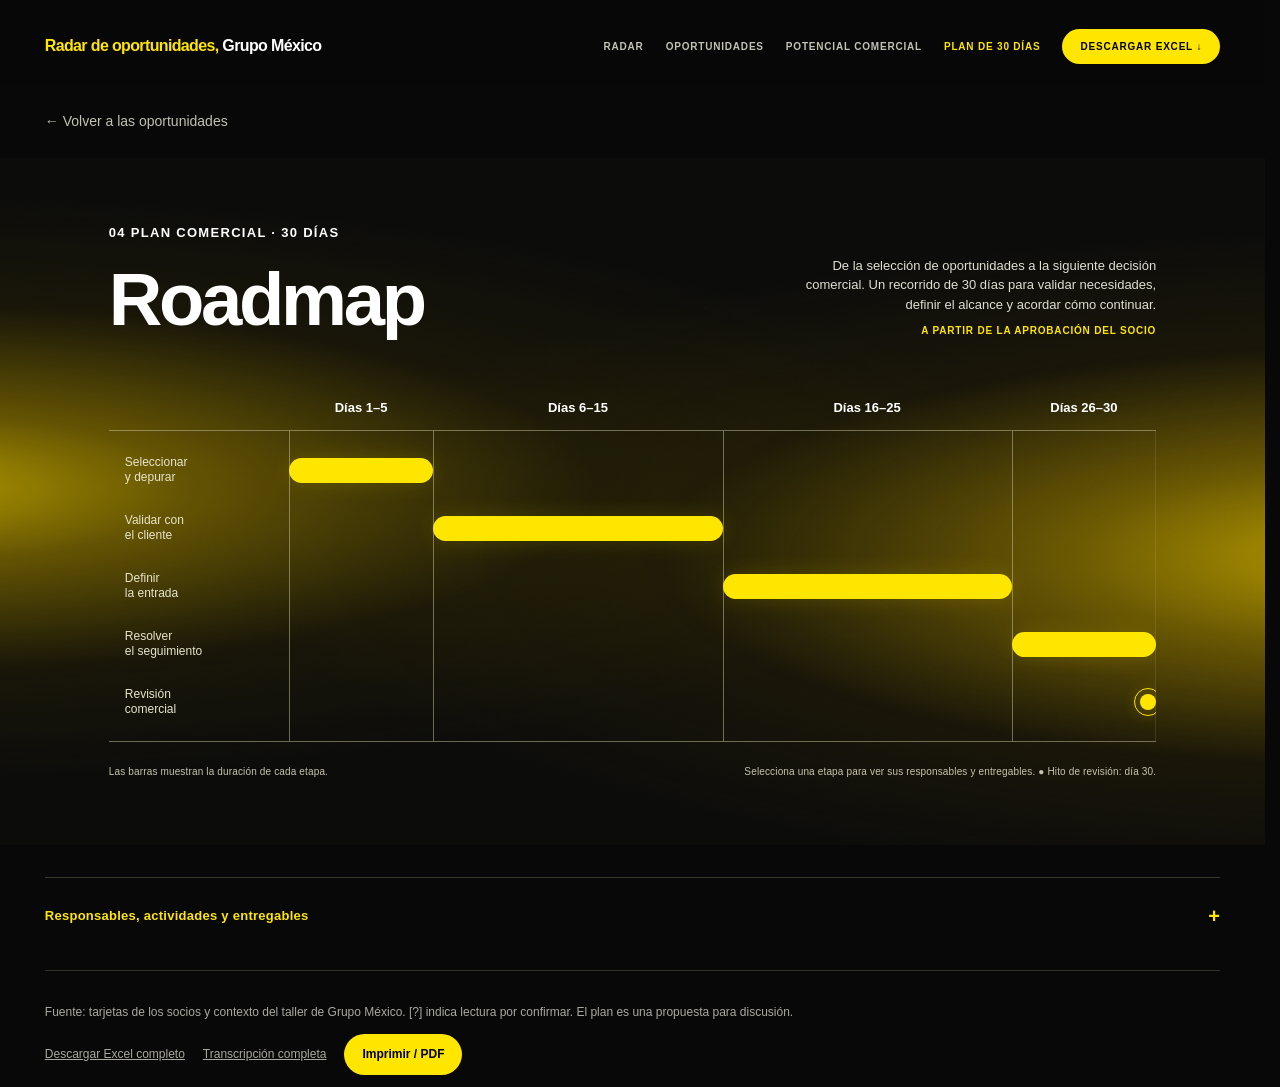
<file: Plan_30_Dias_Grupo_Mexico.html>
<!doctype html><html lang="es"><head><meta charset="utf-8"><meta name="viewport" content="width=device-width,initial-scale=1"><title>Grupo México · Plan de 30 días</title><style>
:root{--ink:#252932;--muted:#666c76;--paper:#f5f4ef;--white:#fff;--line:#ddded8;--yellow:#ffe600;--green:#267059;--amber:#926326}*{box-sizing:border-box}html{scroll-behavior:smooth;scroll-padding-top:85px}body{margin:0;font:16px/1.55 system-ui,-apple-system,BlinkMacSystemFont,"Segoe UI",sans-serif;background:var(--paper);color:var(--ink)}button,input,select{font:inherit}button,a,summary{touch-action:manipulation}a{color:inherit}button{cursor:pointer}.wrap{max-width:1180px;margin:auto;padding:0 32px}.masthead{background:var(--ink);color:white;padding:54px 0 42px}.eyebrow{font-size:12px;letter-spacing:.16em;text-transform:uppercase;font-weight:750}.masthead .eyebrow{color:var(--yellow)}h1{font-size:clamp(32px,5vw,56px);line-height:1.08;letter-spacing:-.04em;margin:18px 0 22px;max-width:820px}h1 span{color:var(--yellow)}.lead{color:#d7d9de;max-width:780px;font-size:18px}.header-foot{display:flex;align-items:center;gap:20px;justify-content:space-between;margin-top:30px}.pill{display:inline-block;font-size:12px;font-weight:650;padding:5px 10px;border:1px solid var(--line);border-radius:99px}.masthead .pill{border-color:#74777d;color:#e8e9eb}.print{padding:10px 18px;border:0;background:var(--yellow);color:#000;border-radius:6px;font-weight:700}.nav{background:#fffef9;position:sticky;top:0;z-index:10;border-bottom:1px solid var(--line)}.nav .wrap{display:flex;gap:28px;align-items:center;min-height:60px;overflow:auto}.nav a{text-decoration:none;font-weight:650;font-size:14px;white-space:nowrap}.nav a:hover{text-decoration:underline;text-underline-offset:7px}.nav small{margin-left:auto;color:var(--muted);white-space:nowrap}main{padding-bottom:56px}section{padding-top:42px}.section-heading{display:flex;justify-content:space-between;align-items:baseline;gap:20px}.section-heading h2{font-size:28px;letter-spacing:-.025em;margin:0}.kicker{color:var(--muted);font-size:14px}.stats{display:grid;grid-template-columns:repeat(4,1fr);gap:18px;margin:28px 0}.stat{border-top:3px solid var(--ink);padding:16px 0}.stat strong{font-size:36px;font-weight:750;line-height:1}.stat span{display:block;font-size:14px;color:var(--muted);margin-top:6px}.decision{background:white;border:1px solid var(--line);border-left:5px solid var(--yellow);padding:23px 26px;border-radius:8px}.decision h3{margin:0 0 10px;font-size:19px}.decision p{margin:0}.decision ul{padding-left:20px;margin:12px 0 0}.selection-intro{max-width:870px;margin:18px 0;color:var(--muted)}.routes{display:grid;grid-template-columns:repeat(2,minmax(0,1fr));gap:20px;margin-top:24px}.route{background:white;border:1px solid var(--line);border-radius:10px;padding:25px;display:flex;flex-direction:column}.route-head{display:flex;gap:12px;align-items:flex-start}.route-number{font-size:13px;border-bottom:3px solid var(--yellow);padding-bottom:4px;font-weight:750}.route h3{font-size:21px;line-height:1.22;margin:0 0 12px;letter-spacing:-.02em}.scope{font-size:12px;color:var(--muted);text-transform:uppercase;letter-spacing:.06em;margin-bottom:16px}.route p{margin:0 0 14px}.route dl{margin:4px 0 0}.route dt{font-size:12px;text-transform:uppercase;letter-spacing:.06em;font-weight:750;margin-top:13px}.route dd{margin:4px 0 0;font-size:14px;color:var(--muted)}.action{margin-top:22px;padding:13px 15px;background:#f4f4ee;border-radius:6px;font-size:14px}.action b{display:block;margin-bottom:5px}.route details{border-top:1px solid var(--line);margin-top:18px;padding-top:12px;font-size:14px}.route summary{cursor:pointer;font-weight:650}.route details ul{margin:10px 0 0;padding-left:19px}.route details li{margin:6px 0}.routes .route:last-child{grid-column:1/-1}.routes .route:last-child dl{display:grid;grid-template-columns:1fr 1fr;gap:0 28px}.criteria{display:grid;grid-template-columns:repeat(4,1fr);gap:16px;margin-top:20px}.criterion{border-top:1px solid var(--line);padding-top:14px}.criterion b{font-size:15px}.criterion p{font-size:14px;color:var(--muted);margin:6px 0}.timeline{display:grid;grid-template-columns:repeat(4,1fr);gap:18px;margin-top:25px}.phase{background:white;padding:22px;border:1px solid var(--line);border-radius:8px}.phase .days{font-size:12px;font-weight:750;display:inline-block;background:var(--yellow);color:#000;padding:3px 8px;margin-bottom:13px}.phase h3{font-size:17px;line-height:1.3;margin:0 0 12px}.phase p{font-size:14px;margin:0;color:var(--muted)}.phase .deliverable{border-top:1px solid var(--line);padding-top:12px;margin-top:15px;color:var(--ink)}.meeting{margin-top:24px;background:#e9eee9;padding:23px;border-radius:8px}.meeting h3{font-size:17px;margin:0 0 8px}.meeting p{font-size:14px;margin:0}.filters{display:flex;gap:12px;margin:22px 0 12px}.filters input{flex:1;min-width:0}.filters input,.filters select{padding:12px 14px;border:1px solid #c6c9c2;border-radius:6px;background:white;color:var(--ink)}.result{font-size:13px;color:var(--muted);margin-bottom:14px}.records{display:grid;gap:10px}.record{background:white;border:1px solid var(--line);border-radius:8px}.record summary{padding:17px 20px;cursor:pointer;list-style:none;display:flex;align-items:center;gap:14px}.record summary::-webkit-details-marker{display:none}.record summary:before{content:'+';font-size:20px;color:var(--muted);width:15px;flex-shrink:0}.record[open] summary:before{content:'−'}.record .rid{font:12px ui-monospace,monospace;color:var(--muted);white-space:nowrap}.record .rtitle{font-weight:650;font-size:15px;flex:1}.record .value{font-size:12px;color:var(--muted);white-space:nowrap}.record-body{padding:0 20px 20px 49px;display:grid;grid-template-columns:1.4fr 1fr;gap:16px 28px}.field label{display:block;font-size:12px;letter-spacing:.04em;text-transform:uppercase;font-weight:700;color:var(--muted);margin-bottom:4px}.field p{margin:0;font-size:14px}.field.note{grid-column:1/-1;background:#fff7df;padding:12px 15px;border-radius:5px}.field.source{grid-column:1/-1;font-size:12px;color:var(--muted)}.source a{display:inline-block;margin:6px 12px 0 0}.empty{padding:25px;text-align:center;color:var(--muted)}.foot{margin-top:36px;border-top:1px solid var(--line);padding-top:20px;font-size:12px;color:var(--muted)}.foot a{margin-right:18px}.legend{font-size:13px;color:var(--muted);margin-top:14px}.noscript{background:#fff7df;padding:20px}button:focus-visible,a:focus-visible,summary:focus-visible,input:focus-visible,select:focus-visible{outline:3px solid #1780a1;outline-offset:4px}
@media(max-width:760px){.wrap{padding:0 20px}.masthead{padding:35px 0}.header-foot{align-items:flex-start}.nav .wrap{gap:20px}.nav small{display:none}.stats{gap:14px;grid-template-columns:repeat(2,1fr)}.routes,.timeline,.criteria{grid-template-columns:1fr}.routes .route:last-child{grid-column:auto}.routes .route:last-child dl{display:block}.section-heading{display:block}.record summary{gap:10px;flex-wrap:wrap}.record .rtitle{flex-basis:65%}.record .value{margin-left:39px}.record-body{grid-template-columns:1fr;padding-left:20px}.filters{flex-direction:column}.header-foot .pill{max-width:60%}.stat strong{font-size:30px}}
@media print{@page{size:A4;margin:15mm}body{background:white;font-size:10pt}.wrap{max-width:none;padding:0}.masthead{background:white;color:var(--ink);padding:0 0 20px;border-bottom:3px solid var(--ink)}.masthead .eyebrow,h1 span{color:var(--ink)}h1{font-size:28pt;margin:12px 0}.lead{color:var(--muted);font-size:11pt}.masthead .pill{color:var(--ink);border-color:var(--line)}.nav,.print,.filters,.result{display:none}section{padding-top:24px}.routes{gap:12px}.route{padding:16px;break-inside:avoid}.route h3{font-size:14pt}.route dd,.route p,.action{font-size:9pt}.route details{display:none}.stats{margin:16px 0}.stat strong{font-size:25pt}.timeline{grid-template-columns:repeat(2,1fr)}.phase{break-inside:avoid}.record{break-inside:avoid}.record .value{font-size:9pt}#respaldo{break-before:page}.record-body{font-size:9pt}.source a{display:none}.foot{font-size:8pt}.criteria{grid-template-columns:repeat(2,1fr)}.section-heading h2{font-size:19pt}}

.masthead{padding:38px 0 34px}h1{font-size:clamp(30px,4vw,44px);max-width:1060px;line-height:1.17}.masthead .lead{margin-bottom:0;font-size:16px}.nav a[aria-current="page"]{border-bottom:3px solid var(--yellow);padding:17px 0 14px}.opportunities{display:grid;grid-template-columns:repeat(3,minmax(0,1fr));gap:20px;margin-top:20px}.opportunity{background:white;border:1px solid var(--line);border-radius:10px;padding:23px;display:flex;flex-direction:column;scroll-margin-top:90px}.op-top{display:flex;justify-content:space-between;align-items:center;gap:10px;margin-bottom:14px}.op-top .rid{font:12px ui-monospace,monospace;color:var(--muted)}.opportunity h2{font-size:20px;line-height:1.25;letter-spacing:-.02em;margin:0 0 13px}.opportunity>p{font-size:14px;margin:0 0 18px;color:var(--muted)}.opportunity dl{margin:0 0 18px;font-size:14px}.opportunity dt{font-size:11px;text-transform:uppercase;letter-spacing:.05em;font-weight:750;color:var(--muted);margin-top:12px}.opportunity dd{margin:3px 0 0}.opportunity details{border-top:1px solid var(--line);padding-top:13px;margin-top:auto;font-size:13px}.opportunity summary{cursor:pointer;font-weight:650}.opportunity .detail{padding-top:12px}.opportunity .detail p{margin:0 0 12px;overflow-wrap:anywhere}.opportunity .photo{display:block;margin-top:7px}.opportunity:target{outline:3px solid #b39f00;outline-offset:4px}.cta{display:flex;align-items:center;justify-content:space-between;gap:28px;margin-top:34px;background:var(--ink);color:white;border-radius:10px;padding:30px}.cta h2{font-size:22px;line-height:1.25;margin:0 0 8px}.cta p{margin:0;color:#d7d9de;font-size:14px;max-width:650px}.cta a{display:inline-block;text-decoration:none;background:var(--yellow);color:#000;padding:13px 19px;border-radius:6px;font-weight:750;font-size:14px;flex-shrink:0}.back{color:var(--muted);font-size:14px;text-decoration:none;display:inline-block;margin:25px 0 0}.page-intro{margin-top:28px;color:var(--muted);max-width:900px}.opportunity[hidden]{display:none}.scope-badge{font-size:11px;border:1px solid var(--line);border-radius:99px;padding:3px 8px;color:var(--muted)}.routes .route:last-child{grid-column:auto}.routes .route:last-child dl{display:block}
@media(max-width:1000px){.opportunities{grid-template-columns:repeat(2,minmax(0,1fr))}}@media(max-width:760px){.opportunities{grid-template-columns:1fr}.cta{display:block;padding:23px}.cta a{margin-top:18px}.nav small{display:none}}@media print{.opportunities{grid-template-columns:repeat(2,minmax(0,1fr))}.opportunity{break-inside:avoid;padding:14px}.opportunity h2{font-size:13pt}.opportunity p,.opportunity dl{font-size:9pt}.cta,.back{display:none}.masthead{padding:0 0 20px}.opportunity details{display:none}}
</style><style id="yellow-theme">
:root{--ink:#f3f2eb;--muted:#aaa99f;--paper:#080808;--white:#101010;--line:#303029;--yellow:#ffe600}html{background:#080808}body{background:#080808;color:var(--ink);font-family:Arial,Helvetica,sans-serif}.wrap{max-width:none;padding:0 3.5vw}.masthead{background:transparent;padding:36px 0 24px}.masthead .eyebrow{color:var(--yellow)}h1{font-family:Arial,Helvetica,sans-serif;font-size:clamp(36px,4.5vw,76px);font-weight:850;letter-spacing:-.065em;line-height:.99;max-width:1000px}.masthead .lead{color:#aead9f}.nav{background:#080808e8;border-color:#303029;backdrop-filter:blur(16px)}.nav .wrap{justify-content:flex-end;gap:24px;min-height:64px}.nav a{font-size:11px;letter-spacing:.06em;text-transform:uppercase;color:#aaa99f}.nav a[aria-current="page"]{color:var(--yellow);border-color:var(--yellow)}.nav a:hover{color:var(--yellow)}.route,.opportunity,.record,.phase,.decision{background:#11110f;border-color:#303029;border-radius:0}.action{background:#1c1c16;color:#ecebdc}.meeting{background:#1a1a11;color:var(--ink);border:1px solid #363524;border-radius:0}.route-number{border-color:var(--yellow);color:var(--yellow)}.routes .route:last-child{grid-column:auto}.routes .route:last-child dl{display:block}.criterion{border-color:#454538}.field.note{background:#262310;color:#f0ebc9}.scope-badge{border-color:#424236;color:#c9c8bc}.print{border-radius:99px;padding:11px 18px}.cta{background:#181810;border:1px solid #4c4924;border-radius:0}.cta a{border-radius:99px}.filters input,.filters select{background:#10100f;border-color:#414137;color:var(--ink)}.back{color:#c1c0b4}.stat{border-color:var(--yellow)}.foot{color:#aaa99f;border-color:#303029}.foot a:hover{color:var(--yellow)}.radar-label,.radar-count{fill:#e6e5dc!important}.radar-tick{fill:#8c8c7c!important}.radar-chart .active-label,.radar-chart .active-label tspan{fill:var(--yellow)!important}.match{background:#10100e;border:1px solid #34342c;border-radius:0}.match:hover{border-color:#79732b}.match[open]{border-color:#e3cd00}.match h3{color:#f0efe6}.match .more{color:var(--yellow)}.selected-heading h2{color:var(--yellow)}.radar-layout .empty{background:#10100d;border-color:#303029;color:#cecec0}.opportunity:target{outline-color:var(--yellow)}.source a{color:#d5d4c7}
@media print{body,html{background:white;color:#222}.nav{display:none}.masthead{color:#222}.masthead .eyebrow{color:#222}.masthead .lead{color:#555}.route,.phase,.opportunity,.record,.match,.decision{background:white;color:#222;border-color:#bbb}.route h3,.match h3,.selected-heading h2{color:#222}.action,.meeting{background:#f5f5ed;color:#222}.match .meta,.legend,.foot,.kicker{color:#555}}
</style><link rel="stylesheet" href="navegacion.css"><style id="roadmap-view">/* Roadmap de 30 días */
.roadmap-section{padding-top:32px}
.roadmap-heading{display:flex;justify-content:space-between;align-items:end;gap:24px;margin-bottom:32px}
.roadmap-heading h2{font-size:clamp(25px,3vw,40px);letter-spacing:-.045em;margin:0 0 10px;line-height:1.1}
.roadmap-heading p{margin:0;color:var(--muted);font-size:14px;max-width:650px}
.roadmap-label{color:var(--yellow);font-size:11px;font-weight:700;text-transform:uppercase;letter-spacing:.12em;white-space:nowrap}
.roadmap-scale{display:flex;justify-content:space-between;color:var(--muted);font-size:11px;letter-spacing:.04em;margin-bottom:12px}
.roadmap-track{display:grid;grid-template-columns:5fr 10fr 10fr 5fr;gap:4px;list-style:none;margin:0;padding:0 0 70px}
.roadmap-track li{position:relative;min-width:0}
.roadmap-stage{display:flex;flex-direction:column;justify-content:space-between;min-height:116px;padding:18px 16px;background:#181810;border-top:3px solid var(--yellow);text-decoration:none;transition:background .15s}
.roadmap-stage:hover{background:#252414}
.roadmap-stage:focus-visible{outline:3px solid var(--yellow);outline-offset:3px}
.roadmap-stage span{font-size:10px;letter-spacing:.08em;text-transform:uppercase;color:#b8b6a2}
.roadmap-stage strong{font-size:clamp(14px,1.5vw,21px);line-height:1.18;letter-spacing:-.025em;color:#f3f2eb;font-weight:750}
.roadmap-milestone{position:absolute;top:132px;right:0;display:flex;flex-direction:column;align-items:flex-end;gap:8px;max-width:100%;text-align:right}
.roadmap-milestone:before{content:"";width:9px;height:9px;background:var(--yellow);transform:rotate(45deg);margin-right:2px}
.roadmap-milestone span{font-size:11px;color:#d5d3bd;line-height:1.35}
.roadmap-milestone b{display:block;color:var(--yellow);font-size:10px;letter-spacing:.05em;margin-bottom:3px}
.roadmap-details{display:grid;grid-template-columns:repeat(4,minmax(0,1fr));gap:20px;list-style:none;padding:0;margin:18px 0 0}
.roadmap-card{border:1px solid #303029;padding:24px 20px;background:#11110f;scroll-margin-top:115px}
.roadmap-card:target{border-color:var(--yellow)}
.roadmap-card .step-number{display:block;font-size:32px;line-height:1;font-weight:800;color:var(--yellow);letter-spacing:-.05em;margin-bottom:20px}
.roadmap-card .step-days{font-size:10px;color:var(--muted);text-transform:uppercase;letter-spacing:.08em}
.roadmap-card h3{font-size:20px;line-height:1.15;letter-spacing:-.03em;margin:8px 0 22px}
.roadmap-card dl{margin:0}
.roadmap-card dt{font-size:10px;font-weight:700;letter-spacing:.1em;text-transform:uppercase;color:var(--muted);margin:18px 0 7px}
.roadmap-card dd{margin:0;font-size:14px;line-height:1.55;color:#e0ded3}
.roadmap-card .deliverable-label{border-top:1px solid #38372d;padding-top:18px;color:var(--yellow)}
.roadmap-finish{display:grid;grid-template-columns:130px 1fr;gap:28px;align-items:start;border:1px solid #514b22;background:#19180f;padding:28px;margin-top:26px}
.roadmap-finish .finish-day{font-size:35px;font-weight:800;color:var(--yellow);letter-spacing:-.04em;line-height:1}
.roadmap-finish .finish-day span{display:block;font-size:10px;letter-spacing:.1em;text-transform:uppercase;margin-top:9px;color:#b8b6a2}
.roadmap-finish h3{font-size:21px;letter-spacing:-.025em;margin:0 0 10px}
.roadmap-finish p{font-size:14px;color:#c7c5b7;margin:0;max-width:950px}
@media(max-width:1050px){.roadmap-details{grid-template-columns:repeat(2,minmax(0,1fr))}.roadmap-stage{padding:16px 10px}.roadmap-stage strong{font-size:16px}}
@media(max-width:760px){
 .roadmap-heading{display:block}.roadmap-label{display:block;margin-top:16px}.roadmap-scale{display:none}
 .roadmap-track{display:block;padding:0;margin:0 0 28px;border-left:1px solid #5e5724}
 .roadmap-track li{padding:0 0 22px 22px}
 .roadmap-track li:before{content:"";position:absolute;left:-5px;top:21px;width:9px;height:9px;background:var(--yellow);transform:rotate(45deg)}
 .roadmap-stage{min-height:92px;padding:16px 18px;gap:13px}.roadmap-stage strong{font-size:21px}
 .roadmap-milestone{position:static;align-items:flex-start;text-align:left;margin-top:10px}.roadmap-milestone:before{display:none}.roadmap-milestone b{display:inline;margin-right:8px}
 .roadmap-details{grid-template-columns:1fr;gap:14px}.roadmap-card{padding:22px}.roadmap-card .step-number{float:right;margin:0 0 16px 15px}
 .roadmap-finish{grid-template-columns:1fr;gap:20px;padding:24px}.roadmap-finish .finish-day span{display:inline;margin-left:12px}
}
@media print{
 .roadmap-heading h2{font-size:20pt}.roadmap-label,.roadmap-stage span,.roadmap-scale{color:#555}
 .roadmap-track{display:grid;grid-template-columns:5fr 10fr 10fr 5fr;border:0;padding:0 0 65px}.roadmap-track li{padding:0}.roadmap-track li:before{display:none}
 .roadmap-stage{min-height:95px;background:#f5f5ed!important;border-color:#222;padding:12px}.roadmap-stage strong{font-size:12pt;color:#222}
 .roadmap-milestone{position:absolute;top:110px;right:0;text-align:right;align-items:flex-end}.roadmap-milestone:before{display:block;background:#222}.roadmap-milestone span,.roadmap-milestone b{color:#333}
 .roadmap-details{grid-template-columns:repeat(2,minmax(0,1fr))}.roadmap-card{background:#fff;border-color:#bbb;break-inside:avoid;scroll-margin-top:0}
 .roadmap-card .step-number,.roadmap-card dd,.roadmap-card .deliverable-label{color:#222}.roadmap-card .step-number{float:none}
 .roadmap-finish{grid-template-columns:100px 1fr;background:#f5f5ed;break-inside:avoid;border-color:#aaa}.roadmap-finish .finish-day,.roadmap-finish p,.roadmap-finish .finish-day span{color:#222}
}
</style><style id="roadmap-reference-view">.roadmap-reference{position:relative;isolation:isolate;margin:24px -3.5vw 0;padding:64px 8.5vw 66px;background:radial-gradient(ellipse at -8% 48%,#b39a00 0,rgba(133,111,0,.72) 15%,rgba(67,57,0,.24) 36%,transparent 58%),radial-gradient(ellipse at 110% 58%,#bca000 0,rgba(143,118,0,.7) 17%,rgba(75,61,0,.22) 37%,transparent 58%),#0c0c0b;overflow:hidden}
.roadmap-reference-head{display:flex;align-items:center;justify-content:space-between;gap:48px;margin-bottom:62px}
.roadmap-reference-eyebrow{margin:0 0 20px;font-size:13px;font-weight:750;letter-spacing:.1em;color:#fff}
.roadmap-reference h1{font-size:clamp(42px,5.8vw,78px);letter-spacing:-.045em;line-height:1;margin:0;color:#fff}
.roadmap-reference-intro{max-width:380px;color:#e0dfd2;font-size:13px;line-height:1.5;text-align:right;margin:34px 0 0}
.roadmap-reference-intro span{display:block;margin-top:9px;color:#ffe600;font-size:10px;font-weight:700;text-transform:uppercase;letter-spacing:.08em}
.gantt-scroll{overflow-x:auto;padding-bottom:4px}
.gantt{--row-label:180px;--day:calc((100% - var(--row-label))/30);position:relative;min-width:650px}
.gantt-periods{display:grid;grid-template-columns:var(--row-label) 5fr 10fr 10fr 5fr;align-items:end;border-bottom:1px solid #c9c6a080;padding-bottom:13px;color:#fff;font-size:13px;font-weight:700;line-height:1.3}
.gantt-periods span:not(:first-child){text-align:center;padding:0 5px}
.gantt-body{position:relative;display:grid;grid-template-columns:var(--row-label) repeat(30,minmax(0,1fr));grid-template-rows:repeat(5,58px);border-bottom:1px solid #c9c6a080;padding:10px 0}
.gantt-guide{position:absolute;top:0;bottom:0;width:1px;background:#c9c6a080;pointer-events:none;z-index:-1}
.gantt-guide.start{left:var(--row-label)}.gantt-guide.day6{left:calc(var(--row-label) + var(--day)*5)}.gantt-guide.day16{left:calc(var(--row-label) + var(--day)*15)}.gantt-guide.day26{left:calc(var(--row-label) + var(--day)*25)}.gantt-guide.end{right:0;opacity:.3}
.gantt-row-name{grid-column:1;display:flex;align-items:center;padding:0 22px 0 16px;color:#e7e4cc;font-size:12px;line-height:1.25;max-width:180px}
.gantt-bar{display:flex;align-self:center;align-items:center;justify-content:center;height:25px;min-width:0;border-radius:999px;background:#ffe600;box-shadow:0 0 22px #ffe60024;text-decoration:none;color:#131200;font-size:10px;font-weight:750;letter-spacing:.02em;transition:background .15s,box-shadow .15s}
.gantt-bar:hover{background:#fff56a;box-shadow:0 0 24px #ffe60066}.gantt-bar:focus-visible{outline:2px solid #fff;outline-offset:5px}
.gantt-one{grid-column:2 / 7;grid-row:1}.gantt-two{grid-column:7 / 17;grid-row:2}.gantt-three{grid-column:17 / 27;grid-row:3}.gantt-four{grid-column:27 / 32;grid-row:4}
.gantt-review{grid-column:31 / 32;grid-row:5;align-self:center;justify-self:end;width:16px;height:16px;border-radius:50%;background:#ffe600;box-shadow:0 0 18px #ffe60066;outline:1px solid #ffe600;outline-offset:5px}
.gantt-review:focus-visible{outline:2px solid #fff;outline-offset:5px}
.gantt-caption{display:flex;justify-content:space-between;gap:20px;font-size:10px;line-height:1.5;color:#c7c4ac;margin-top:18px;letter-spacing:.015em}
.roadmap-reference-details{margin:32px 0 0;border-top:1px solid #39382a;padding-top:20px}
.roadmap-reference-details>summary{cursor:pointer;list-style:none;display:flex;justify-content:space-between;gap:20px;color:#ffe600;font-size:13px;font-weight:700;letter-spacing:.02em;padding:8px 0}
.roadmap-reference-details>summary::-webkit-details-marker{display:none}.roadmap-reference-details>summary:after{content:"+";font-size:20px;line-height:1}.roadmap-reference-details[open]>summary:after{content:"−"}
.roadmap-reference-details .roadmap-details{margin-top:25px}
.roadmap-reference-details .roadmap-card:target{border-color:var(--yellow)}
@media(max-width:1050px){.roadmap-reference{padding:50px 5vw}.roadmap-reference-head{gap:28px}.gantt{--row-label:150px}.gantt-row-name{font-size:11px;padding-left:10px}.gantt-periods{font-size:12px}}
@media(max-width:760px){.roadmap-reference{margin:22px -20px 0;padding:38px 24px 34px}.roadmap-reference-head{display:block;margin-bottom:38px}.roadmap-reference-eyebrow{font-size:11px;margin-bottom:16px}.roadmap-reference h1{font-size:48px}.roadmap-reference-intro{margin-top:24px;text-align:left;max-width:420px;font-size:12px}.gantt{min-width:620px;--row-label:138px}.gantt-body{grid-template-rows:repeat(5,53px)}.gantt-periods{font-size:11px}.gantt-row-name{font-size:11px}.gantt-bar{height:22px;font-size:9px}.gantt-caption{display:block}.gantt-caption span{display:block;margin-top:6px}}
@media print{.roadmap-reference{background:#fff;color:#111;margin:20px 0;padding:20px 0;overflow:visible;break-inside:avoid}.roadmap-reference-head{display:flex;margin-bottom:30px}.roadmap-reference h1,.roadmap-reference-eyebrow{color:#111}.roadmap-reference h1{font-size:32pt}.roadmap-reference-intro,.roadmap-reference-intro span,.gantt-row-name,.gantt-periods,.gantt-caption{color:#333}.gantt{min-width:0;--row-label:120px}.gantt-periods{font-size:9pt}.gantt-body{grid-template-rows:repeat(5,40px)}.gantt-bar{background:#ffe600!important;color:#111!important;box-shadow:none;print-color-adjust:exact;-webkit-print-color-adjust:exact}.gantt-guide{background:#999}.gantt-periods,.gantt-body{border-color:#999}.roadmap-reference-details{display:none}}
</style></head><body><header class="topbar"><a class="brand" href="index.html">Radar de oportunidades, <span class="brand-account">Grupo México</span></a><nav aria-label="Navegación principal"><a href="index.html">Radar</a><a href="Oportunidades_Grupo_Mexico.html">Oportunidades</a><a href="Potencial_Comercial_Grupo_Mexico.html">Potencial comercial</a><a href="Plan_30_Dias_Grupo_Mexico.html" aria-current="page">Plan de 30 días</a><a class="download" href="Radar_Grupo_Mexico_Completo.xlsx" download>Descargar Excel ↓</a></nav></header>

<main class="wrap"><a class="back" href="Oportunidades_Grupo_Mexico.html">← Volver a las oportunidades</a><section id="plan" class="roadmap-reference" aria-labelledby="roadmap-title">
  <header class="roadmap-reference-head"><div><p class="roadmap-reference-eyebrow">04 PLAN COMERCIAL · 30 DÍAS</p><h1 id="roadmap-title">Roadmap</h1></div><p class="roadmap-reference-intro">De la selección de oportunidades a la siguiente decisión comercial. Un recorrido de 30 días para validar necesidades, definir el alcance y acordar cómo continuar.<span>A partir de la aprobación del socio</span></p></header>
  <div class="gantt-scroll" role="region" aria-label="Roadmap comercial de 30 días; desplaza horizontalmente para ver todos los periodos" tabindex="0">
    <div class="gantt">
      <div class="gantt-periods" aria-hidden="true"><span></span><span>Días 1–5</span><span>Días 6–15</span><span>Días 16–25</span><span>Días 26–30</span></div>
      <div class="gantt-body">
        <span class="gantt-guide start" aria-hidden="true"></span><span class="gantt-guide day6" aria-hidden="true"></span><span class="gantt-guide day16" aria-hidden="true"></span><span class="gantt-guide day26" aria-hidden="true"></span><span class="gantt-guide end" aria-hidden="true"></span>
        <span class="gantt-row-name" style="grid-row:1">Seleccionar<br>y depurar</span><a class="gantt-bar gantt-one" href="#seleccionar" aria-label="Seleccionar y depurar, días 1 a 5. Ver responsables y entregables."></a>
        <span class="gantt-row-name" style="grid-row:2">Validar con<br>el cliente</span><a class="gantt-bar gantt-two" href="#validar" aria-label="Validar con el cliente, días 6 a 15. Ver responsables y entregables."></a>
        <span class="gantt-row-name" style="grid-row:3">Definir<br>la entrada</span><a class="gantt-bar gantt-three" href="#definir" aria-label="Definir la entrada, días 16 a 25. Ver responsables y entregables."></a>
        <span class="gantt-row-name" style="grid-row:4">Resolver<br>el seguimiento</span><a class="gantt-bar gantt-four" href="#decidir" aria-label="Resolver el seguimiento, días 26 a 30. Ver responsables y entregables."></a>
        <span class="gantt-row-name" style="grid-row:5">Revisión<br>comercial</span><a class="gantt-review" href="#revision-comercial" aria-label="Revisión comercial al día 30"></a>
      </div>
    </div>
  </div>
  <div class="gantt-caption"><span>Las barras muestran la duración de cada etapa.</span><span>Selecciona una etapa para ver sus responsables y entregables. ● Hito de revisión: día 30.</span></div>
</section>
<details class="roadmap-reference-details"><summary>Responsables, actividades y entregables</summary><ol class="roadmap-details" aria-label="Responsables, actividades y entregables por etapa">
    <li class="roadmap-card" id="seleccionar"><span class="step-number" aria-hidden="true">01</span><span class="step-days">Días 1–5</span><h3>Seleccionar y depurar</h3><dl><dt>Responsables</dt><dd>Socio de cuenta y socios de las tarjetas.</dd><dt>Actividades</dt><dd>Elegir oportunidades, confirmar líderes, corregir lecturas y revisar el pipeline.</dd><dt class="deliverable-label">Entregable · Día 5</dt><dd>Lista de oportunidades seleccionadas, responsable y clasificación comercial.</dd></dl></li>
    <li class="roadmap-card" id="validar"><span class="step-number" aria-hidden="true">02</span><span class="step-days">Días 6–15</span><h3>Validar con el cliente</h3><dl><dt>Responsable</dt><dd>Líder de cada oportunidad.</dd><dt>Actividades</dt><dd>Confirmar necesidad, stakeholder, urgencia y datos disponibles en una conversación de descubrimiento.</dd><dt class="deliverable-label">Entregable · Día 15</dt><dd>Evidencia de necesidad o motivo para cerrar o posponer la iniciativa.</dd></dl></li>
    <li class="roadmap-card" id="definir"><span class="step-number" aria-hidden="true">03</span><span class="step-days">Días 16–25</span><h3>Definir la entrada</h3><dl><dt>Responsable</dt><dd>Equipo de servicio.</dd><dt>Actividades</dt><dd>Delimitar diagnóstico, POC o proyecto, esfuerzo comercial y criterios de éxito con el cliente.</dd><dt class="deliverable-label">Entregable · Día 25</dt><dd>Alcance preliminar y siguiente decisión acordada.</dd></dl></li>
    <li class="roadmap-card" id="decidir"><span class="step-number" aria-hidden="true">04</span><span class="step-days">Días 26–30</span><h3>Resolver el seguimiento</h3><dl><dt>Responsables</dt><dd>Socio de cuenta y líder de la oportunidad.</dd><dt>Actividades</dt><dd>Decidir avance, pausa o cierre y actualizar el pipeline según los criterios internos de calificación.</dd><dt class="deliverable-label">Entregable · Día 30</dt><dd>Estado comercial, siguiente hito, responsable y fecha.</dd></dl></li>
  </ol>
  <div class="roadmap-finish" id="revision-comercial"><div class="finish-day">Día 30<span>Revisión comercial</span></div><div><h3>Una decisión para cada oportunidad</h3><p>Reportar oportunidades seleccionadas, conversaciones realizadas, necesidades confirmadas y oportunidades calificadas. Registrar también las iniciativas cerradas o pospuestas y la razón. Actualizar el valor comercial con evidencia de alcance y presupuesto.</p></div></div>
</details>

<footer class="foot"><p>Fuente: tarjetas de los socios y contexto del taller de Grupo México. [?] indica lectura por confirmar. El plan es una propuesta para discusión.</p><p><a href="Radar_Grupo_Mexico_Completo.xlsx" download>Descargar Excel completo</a><a href="Transcripcion_Grupo_Mexico.md">Transcripción completa</a><button class="print" onclick="window.print()">Imprimir / PDF</button></p></footer></main><script>
(function(){
 function revealStage(){
  var ids=['seleccionar','validar','definir','decidir','revision-comercial'];
  var id=location.hash.slice(1);
  if(ids.indexOf(id)===-1)return;
  var details=document.querySelector('.roadmap-reference-details');
  var target=document.getElementById(id);
  if(details&&target){details.open=true;requestAnimationFrame(function(){target.scrollIntoView({block:'start'});});}
 }
 document.querySelectorAll('.gantt-bar,.gantt-review').forEach(function(link){link.addEventListener('click',function(){document.querySelector('.roadmap-reference-details').open=true;});});
 window.addEventListener('hashchange',revealStage);revealStage();
})();
</script></body></html>
</file>
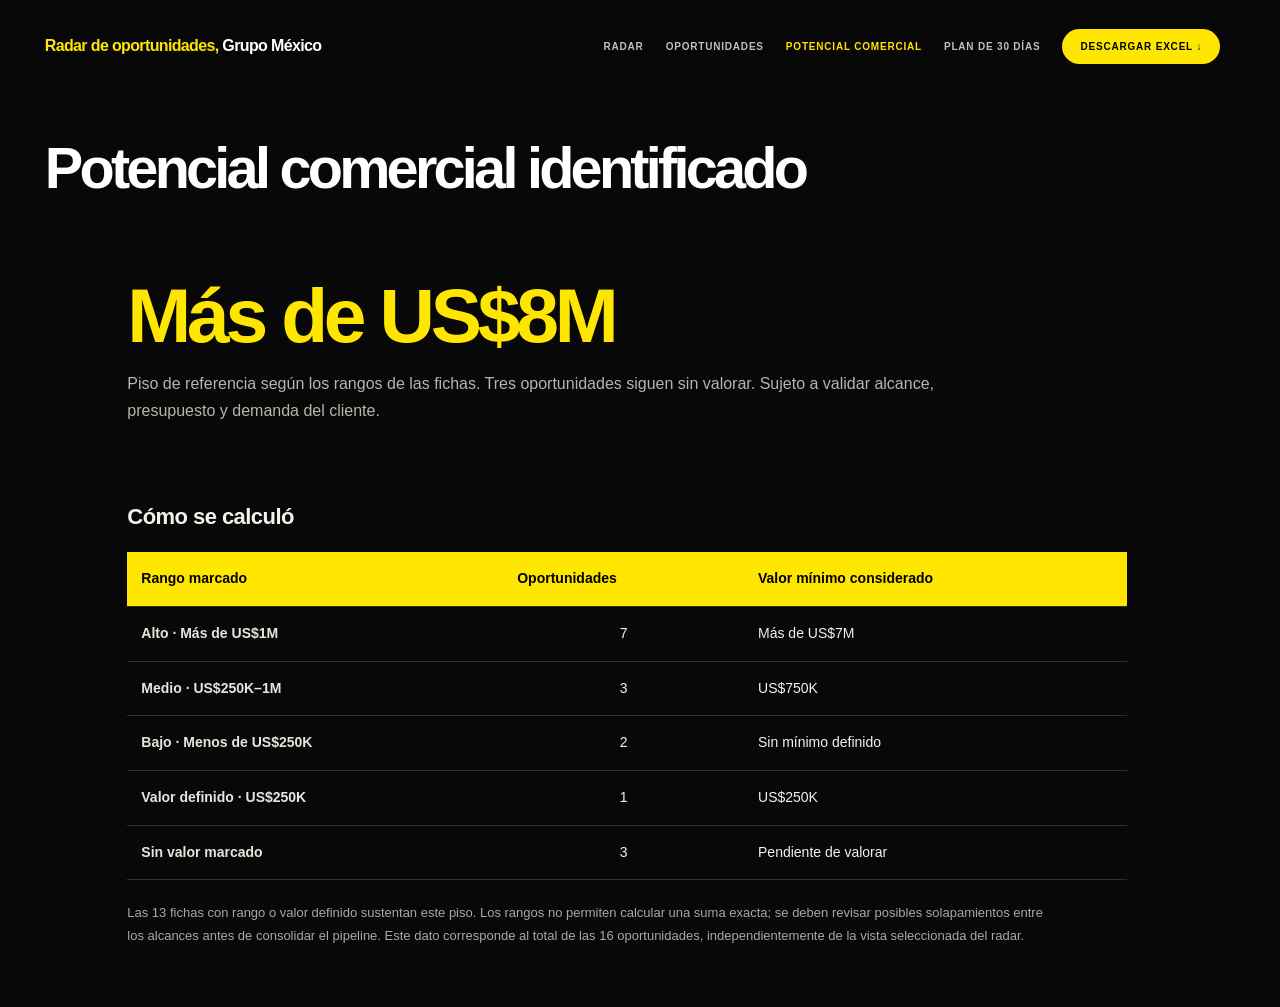
<file: Potencial_Comercial_Grupo_Mexico.html>
<!doctype html><html lang="es"><head><meta charset="utf-8"><meta name="viewport" content="width=device-width,initial-scale=1"><title>Grupo México · Potencial comercial</title><style>
:root{--ink:#252932;--muted:#666c76;--paper:#f5f4ef;--white:#fff;--line:#ddded8;--yellow:#ffe600;--green:#267059;--amber:#926326}*{box-sizing:border-box}html{scroll-behavior:smooth;scroll-padding-top:85px}body{margin:0;font:16px/1.55 system-ui,-apple-system,BlinkMacSystemFont,"Segoe UI",sans-serif;background:var(--paper);color:var(--ink)}button,input,select{font:inherit}button,a,summary{touch-action:manipulation}a{color:inherit}button{cursor:pointer}.wrap{max-width:1180px;margin:auto;padding:0 32px}.masthead{background:var(--ink);color:white;padding:54px 0 42px}.eyebrow{font-size:12px;letter-spacing:.16em;text-transform:uppercase;font-weight:750}.masthead .eyebrow{color:var(--yellow)}h1{font-size:clamp(32px,5vw,56px);line-height:1.08;letter-spacing:-.04em;margin:18px 0 22px;max-width:820px}h1 span{color:var(--yellow)}.lead{color:#d7d9de;max-width:780px;font-size:18px}.header-foot{display:flex;align-items:center;gap:20px;justify-content:space-between;margin-top:30px}.pill{display:inline-block;font-size:12px;font-weight:650;padding:5px 10px;border:1px solid var(--line);border-radius:99px}.masthead .pill{border-color:#74777d;color:#e8e9eb}.print{padding:10px 18px;border:0;background:var(--yellow);color:#000;border-radius:6px;font-weight:700}.nav{background:#fffef9;position:sticky;top:0;z-index:10;border-bottom:1px solid var(--line)}.nav .wrap{display:flex;gap:28px;align-items:center;min-height:60px;overflow:auto}.nav a{text-decoration:none;font-weight:650;font-size:14px;white-space:nowrap}.nav a:hover{text-decoration:underline;text-underline-offset:7px}.nav small{margin-left:auto;color:var(--muted);white-space:nowrap}main{padding-bottom:56px}section{padding-top:42px}.section-heading{display:flex;justify-content:space-between;align-items:baseline;gap:20px}.section-heading h2{font-size:28px;letter-spacing:-.025em;margin:0}.kicker{color:var(--muted);font-size:14px}.stats{display:grid;grid-template-columns:repeat(4,1fr);gap:18px;margin:28px 0}.stat{border-top:3px solid var(--ink);padding:16px 0}.stat strong{font-size:36px;font-weight:750;line-height:1}.stat span{display:block;font-size:14px;color:var(--muted);margin-top:6px}.decision{background:white;border:1px solid var(--line);border-left:5px solid var(--yellow);padding:23px 26px;border-radius:8px}.decision h3{margin:0 0 10px;font-size:19px}.decision p{margin:0}.decision ul{padding-left:20px;margin:12px 0 0}.selection-intro{max-width:870px;margin:18px 0;color:var(--muted)}.routes{display:grid;grid-template-columns:repeat(2,minmax(0,1fr));gap:20px;margin-top:24px}.route{background:white;border:1px solid var(--line);border-radius:10px;padding:25px;display:flex;flex-direction:column}.route-head{display:flex;gap:12px;align-items:flex-start}.route-number{font-size:13px;border-bottom:3px solid var(--yellow);padding-bottom:4px;font-weight:750}.route h3{font-size:21px;line-height:1.22;margin:0 0 12px;letter-spacing:-.02em}.scope{font-size:12px;color:var(--muted);text-transform:uppercase;letter-spacing:.06em;margin-bottom:16px}.route p{margin:0 0 14px}.route dl{margin:4px 0 0}.route dt{font-size:12px;text-transform:uppercase;letter-spacing:.06em;font-weight:750;margin-top:13px}.route dd{margin:4px 0 0;font-size:14px;color:var(--muted)}.action{margin-top:22px;padding:13px 15px;background:#f4f4ee;border-radius:6px;font-size:14px}.action b{display:block;margin-bottom:5px}.route details{border-top:1px solid var(--line);margin-top:18px;padding-top:12px;font-size:14px}.route summary{cursor:pointer;font-weight:650}.route details ul{margin:10px 0 0;padding-left:19px}.route details li{margin:6px 0}.routes .route:last-child{grid-column:1/-1}.routes .route:last-child dl{display:grid;grid-template-columns:1fr 1fr;gap:0 28px}.criteria{display:grid;grid-template-columns:repeat(4,1fr);gap:16px;margin-top:20px}.criterion{border-top:1px solid var(--line);padding-top:14px}.criterion b{font-size:15px}.criterion p{font-size:14px;color:var(--muted);margin:6px 0}.timeline{display:grid;grid-template-columns:repeat(4,1fr);gap:18px;margin-top:25px}.phase{background:white;padding:22px;border:1px solid var(--line);border-radius:8px}.phase .days{font-size:12px;font-weight:750;display:inline-block;background:var(--yellow);color:#000;padding:3px 8px;margin-bottom:13px}.phase h3{font-size:17px;line-height:1.3;margin:0 0 12px}.phase p{font-size:14px;margin:0;color:var(--muted)}.phase .deliverable{border-top:1px solid var(--line);padding-top:12px;margin-top:15px;color:var(--ink)}.meeting{margin-top:24px;background:#e9eee9;padding:23px;border-radius:8px}.meeting h3{font-size:17px;margin:0 0 8px}.meeting p{font-size:14px;margin:0}.filters{display:flex;gap:12px;margin:22px 0 12px}.filters input{flex:1;min-width:0}.filters input,.filters select{padding:12px 14px;border:1px solid #c6c9c2;border-radius:6px;background:white;color:var(--ink)}.result{font-size:13px;color:var(--muted);margin-bottom:14px}.records{display:grid;gap:10px}.record{background:white;border:1px solid var(--line);border-radius:8px}.record summary{padding:17px 20px;cursor:pointer;list-style:none;display:flex;align-items:center;gap:14px}.record summary::-webkit-details-marker{display:none}.record summary:before{content:'+';font-size:20px;color:var(--muted);width:15px;flex-shrink:0}.record[open] summary:before{content:'−'}.record .rid{font:12px ui-monospace,monospace;color:var(--muted);white-space:nowrap}.record .rtitle{font-weight:650;font-size:15px;flex:1}.record .value{font-size:12px;color:var(--muted);white-space:nowrap}.record-body{padding:0 20px 20px 49px;display:grid;grid-template-columns:1.4fr 1fr;gap:16px 28px}.field label{display:block;font-size:12px;letter-spacing:.04em;text-transform:uppercase;font-weight:700;color:var(--muted);margin-bottom:4px}.field p{margin:0;font-size:14px}.field.note{grid-column:1/-1;background:#fff7df;padding:12px 15px;border-radius:5px}.field.source{grid-column:1/-1;font-size:12px;color:var(--muted)}.source a{display:inline-block;margin:6px 12px 0 0}.empty{padding:25px;text-align:center;color:var(--muted)}.foot{margin-top:36px;border-top:1px solid var(--line);padding-top:20px;font-size:12px;color:var(--muted)}.foot a{margin-right:18px}.legend{font-size:13px;color:var(--muted);margin-top:14px}.noscript{background:#fff7df;padding:20px}button:focus-visible,a:focus-visible,summary:focus-visible,input:focus-visible,select:focus-visible{outline:3px solid #1780a1;outline-offset:4px}
@media(max-width:760px){.wrap{padding:0 20px}.masthead{padding:35px 0}.header-foot{align-items:flex-start}.nav .wrap{gap:20px}.nav small{display:none}.stats{gap:14px;grid-template-columns:repeat(2,1fr)}.routes,.timeline,.criteria{grid-template-columns:1fr}.routes .route:last-child{grid-column:auto}.routes .route:last-child dl{display:block}.section-heading{display:block}.record summary{gap:10px;flex-wrap:wrap}.record .rtitle{flex-basis:65%}.record .value{margin-left:39px}.record-body{grid-template-columns:1fr;padding-left:20px}.filters{flex-direction:column}.header-foot .pill{max-width:60%}.stat strong{font-size:30px}}
@media print{@page{size:A4;margin:15mm}body{background:white;font-size:10pt}.wrap{max-width:none;padding:0}.masthead{background:white;color:var(--ink);padding:0 0 20px;border-bottom:3px solid var(--ink)}.masthead .eyebrow,h1 span{color:var(--ink)}h1{font-size:28pt;margin:12px 0}.lead{color:var(--muted);font-size:11pt}.masthead .pill{color:var(--ink);border-color:var(--line)}.nav,.print,.filters,.result{display:none}section{padding-top:24px}.routes{gap:12px}.route{padding:16px;break-inside:avoid}.route h3{font-size:14pt}.route dd,.route p,.action{font-size:9pt}.route details{display:none}.stats{margin:16px 0}.stat strong{font-size:25pt}.timeline{grid-template-columns:repeat(2,1fr)}.phase{break-inside:avoid}.record{break-inside:avoid}.record .value{font-size:9pt}#respaldo{break-before:page}.record-body{font-size:9pt}.source a{display:none}.foot{font-size:8pt}.criteria{grid-template-columns:repeat(2,1fr)}.section-heading h2{font-size:19pt}}

.masthead{padding:38px 0 34px}h1{font-size:clamp(30px,4vw,44px);max-width:1060px;line-height:1.17}.masthead .lead{margin-bottom:0;font-size:16px}.nav a[aria-current="page"]{border-bottom:3px solid var(--yellow);padding:17px 0 14px}.opportunities{display:grid;grid-template-columns:repeat(3,minmax(0,1fr));gap:20px;margin-top:20px}.opportunity{background:white;border:1px solid var(--line);border-radius:10px;padding:23px;display:flex;flex-direction:column;scroll-margin-top:90px}.op-top{display:flex;justify-content:space-between;align-items:center;gap:10px;margin-bottom:14px}.op-top .rid{font:12px ui-monospace,monospace;color:var(--muted)}.opportunity h2{font-size:20px;line-height:1.25;letter-spacing:-.02em;margin:0 0 13px}.opportunity>p{font-size:14px;margin:0 0 18px;color:var(--muted)}.opportunity dl{margin:0 0 18px;font-size:14px}.opportunity dt{font-size:11px;text-transform:uppercase;letter-spacing:.05em;font-weight:750;color:var(--muted);margin-top:12px}.opportunity dd{margin:3px 0 0}.opportunity details{border-top:1px solid var(--line);padding-top:13px;margin-top:auto;font-size:13px}.opportunity summary{cursor:pointer;font-weight:650}.opportunity .detail{padding-top:12px}.opportunity .detail p{margin:0 0 12px;overflow-wrap:anywhere}.opportunity .photo{display:block;margin-top:7px}.opportunity:target{outline:3px solid #b39f00;outline-offset:4px}.cta{display:flex;align-items:center;justify-content:space-between;gap:28px;margin-top:34px;background:var(--ink);color:white;border-radius:10px;padding:30px}.cta h2{font-size:22px;line-height:1.25;margin:0 0 8px}.cta p{margin:0;color:#d7d9de;font-size:14px;max-width:650px}.cta a{display:inline-block;text-decoration:none;background:var(--yellow);color:#000;padding:13px 19px;border-radius:6px;font-weight:750;font-size:14px;flex-shrink:0}.back{color:var(--muted);font-size:14px;text-decoration:none;display:inline-block;margin:25px 0 0}.page-intro{margin-top:28px;color:var(--muted);max-width:900px}.opportunity[hidden]{display:none}.scope-badge{font-size:11px;border:1px solid var(--line);border-radius:99px;padding:3px 8px;color:var(--muted)}.routes .route:last-child{grid-column:auto}.routes .route:last-child dl{display:block}
@media(max-width:1000px){.opportunities{grid-template-columns:repeat(2,minmax(0,1fr))}}@media(max-width:760px){.opportunities{grid-template-columns:1fr}.cta{display:block;padding:23px}.cta a{margin-top:18px}.nav small{display:none}}@media print{.opportunities{grid-template-columns:repeat(2,minmax(0,1fr))}.opportunity{break-inside:avoid;padding:14px}.opportunity h2{font-size:13pt}.opportunity p,.opportunity dl{font-size:9pt}.cta,.back{display:none}.masthead{padding:0 0 20px}.opportunity details{display:none}}
</style><style id="yellow-theme">
:root{--ink:#f3f2eb;--muted:#aaa99f;--paper:#080808;--white:#101010;--line:#303029;--yellow:#ffe600}html{background:#080808}body{background:#080808;color:var(--ink);font-family:Arial,Helvetica,sans-serif}.wrap{max-width:none;padding:0 3.5vw}.masthead{background:transparent;padding:36px 0 24px}.masthead .eyebrow{color:var(--yellow)}h1{font-family:Arial,Helvetica,sans-serif;font-size:clamp(36px,4.5vw,76px);font-weight:850;letter-spacing:-.065em;line-height:.99;max-width:1000px}.masthead .lead{color:#aead9f}.nav{background:#080808e8;border-color:#303029;backdrop-filter:blur(16px)}.nav .wrap{justify-content:flex-end;gap:24px;min-height:64px}.nav a{font-size:11px;letter-spacing:.06em;text-transform:uppercase;color:#aaa99f}.nav a[aria-current="page"]{color:var(--yellow);border-color:var(--yellow)}.nav a:hover{color:var(--yellow)}.route,.opportunity,.record,.phase,.decision{background:#11110f;border-color:#303029;border-radius:0}.action{background:#1c1c16;color:#ecebdc}.meeting{background:#1a1a11;color:var(--ink);border:1px solid #363524;border-radius:0}.route-number{border-color:var(--yellow);color:var(--yellow)}.routes .route:last-child{grid-column:auto}.routes .route:last-child dl{display:block}.criterion{border-color:#454538}.field.note{background:#262310;color:#f0ebc9}.scope-badge{border-color:#424236;color:#c9c8bc}.print{border-radius:99px;padding:11px 18px}.cta{background:#181810;border:1px solid #4c4924;border-radius:0}.cta a{border-radius:99px}.filters input,.filters select{background:#10100f;border-color:#414137;color:var(--ink)}.back{color:#c1c0b4}.stat{border-color:var(--yellow)}.foot{color:#aaa99f;border-color:#303029}.foot a:hover{color:var(--yellow)}.radar-label,.radar-count{fill:#e6e5dc!important}.radar-tick{fill:#8c8c7c!important}.radar-chart .active-label,.radar-chart .active-label tspan{fill:var(--yellow)!important}.match{background:#10100e;border:1px solid #34342c;border-radius:0}.match:hover{border-color:#79732b}.match[open]{border-color:#e3cd00}.match h3{color:#f0efe6}.match .more{color:var(--yellow)}.selected-heading h2{color:var(--yellow)}.radar-layout .empty{background:#10100d;border-color:#303029;color:#cecec0}.opportunity:target{outline-color:var(--yellow)}.source a{color:#d5d4c7}
@media print{body,html{background:white;color:#222}.nav{display:none}.masthead{color:#222}.masthead .eyebrow{color:#222}.masthead .lead{color:#555}.route,.phase,.opportunity,.record,.match,.decision{background:white;color:#222;border-color:#bbb}.route h3,.match h3,.selected-heading h2{color:#222}.action,.meeting{background:#f5f5ed;color:#222}.match .meta,.legend,.foot,.kicker{color:#555}}
</style><link rel="stylesheet" href="navegacion.css"><style>
.potential-content{max-width:1100px;margin:0 auto;padding:0 3.5vw 60px}
.potential-value{font-size:clamp(44px,6vw,80px);letter-spacing:-.055em;line-height:1.1;font-weight:850;color:#ffe600;margin:30px 0 14px}
.potential-note{max-width:820px;font-size:16px;line-height:1.65;color:#b7b6a9;margin:0 0 34px}
.potential-breakdown{max-width:1000px}.potential-breakdown h2{font-size:22px;margin:0 0 18px;letter-spacing:-.025em}
.potential-breakdown table{width:100%;border-collapse:collapse;text-align:left;font-size:14px}
.potential-breakdown th,.potential-breakdown td{padding:16px 14px;border-bottom:1px solid #303029;vertical-align:top}
.potential-breakdown thead th{background:#ffe600;color:#000;font-weight:750}
.potential-breakdown tbody th{font-weight:600;color:#e7e6dd}
.potential-breakdown td:nth-child(2){text-align:center}
.potential-breakdown p{max-width:920px;font-size:13px;line-height:1.7;color:#aaa99f;margin:22px 0 0}
@media(max-width:760px){.potential-breakdown table{font-size:12px}.potential-breakdown th,.potential-breakdown td{padding:12px 8px}.potential-note{font-size:14px}}
@media print{.potential-value{color:#000}.potential-note,.potential-breakdown p,.potential-breakdown tbody th{color:#333}}
</style></head><body><header class="topbar"><a class="brand" href="index.html">Radar de oportunidades, <span class="brand-account">Grupo México</span></a><nav aria-label="Navegación principal"><a href="index.html">Radar</a><a href="Oportunidades_Grupo_Mexico.html">Oportunidades</a><a href="Potencial_Comercial_Grupo_Mexico.html" aria-current="page">Potencial comercial</a><a href="Plan_30_Dias_Grupo_Mexico.html">Plan de 30 días</a><a class="download" href="Radar_Grupo_Mexico_Completo.xlsx" download>Descargar Excel ↓</a></nav></header><header class="masthead"><div class="wrap"><h1>Potencial comercial identificado</h1></div></header><main class="potential-content"><p class="potential-value">Más de US$8M</p><p class="potential-note">Piso de referencia según los rangos de las fichas. Tres oportunidades siguen sin valorar. Sujeto a validar alcance, presupuesto y demanda del cliente.</p><section class="potential-breakdown" aria-label="Desglose del potencial comercial"><h2>Cómo se calculó</h2><table><thead><tr><th scope="col">Rango marcado</th><th scope="col">Oportunidades</th><th scope="col">Valor mínimo considerado</th></tr></thead><tbody>
<tr><th scope="row">Alto · Más de US$1M</th><td>7</td><td>Más de US$7M</td></tr>
<tr><th scope="row">Medio · US$250K–1M</th><td>3</td><td>US$750K</td></tr>
<tr><th scope="row">Bajo · Menos de US$250K</th><td>2</td><td>Sin mínimo definido</td></tr>
<tr><th scope="row">Valor definido · US$250K</th><td>1</td><td>US$250K</td></tr><tr><th scope="row">Sin valor marcado</th><td>3</td><td>Pendiente de valorar</td></tr>
</tbody></table><p>Las 13 fichas con rango o valor definido sustentan este piso. Los rangos no permiten calcular una suma exacta; se deben revisar posibles solapamientos entre los alcances antes de consolidar el pipeline. Este dato corresponde al total de las 16 oportunidades, independientemente de la vista seleccionada del radar.</p></section></main></body></html>
</file>
<file: navegacion.css>
html{scrollbar-gutter:stable}
.topbar{position:sticky;top:0;z-index:30;min-height:86px;padding:22px 3.5vw 16px;display:flex;align-items:center;justify-content:space-between;gap:30px;background:rgba(8,8,8,.96);backdrop-filter:blur(12px)}
.topbar .brand{text-decoration:none;font:850 16px Arial,Helvetica,sans-serif;letter-spacing:-.04em;color:#ffe600;flex-shrink:0;max-width:none;line-height:1.2}
.topbar .brand .brand-account{display:inline;color:#fff;font:inherit;letter-spacing:inherit;margin:0}
.topbar nav{display:flex;gap:22px;align-items:center;justify-content:flex-end;flex-wrap:wrap;max-width:none}
.topbar nav a{font:650 10px Arial,Helvetica,sans-serif;text-transform:uppercase;letter-spacing:.08em;text-decoration:none;color:#c2c1b6;padding:10px 0}
.topbar nav a:hover,.topbar nav a[aria-current="page"]{color:#ffe600}
.topbar nav .download{background:#ffe600;color:#000;border-radius:99px;padding:12px 18px}
.topbar nav .download:hover{background:#fff46a;color:#000}
@media(max-width:1000px){.topbar{gap:18px}.topbar nav{gap:13px}.topbar nav a{font-size:9px}.topbar .brand{font-size:14px}}
@media(max-width:760px){.topbar{align-items:flex-start;padding:18px 20px;flex-wrap:wrap;gap:12px}.topbar .brand{font-size:15px}.topbar nav{gap:8px 13px;margin-left:auto;max-width:none}.topbar nav a{padding:5px 0;font-size:9px}.topbar nav .download{padding:8px 10px}}
@media print{.topbar{display:none}}
</file>
